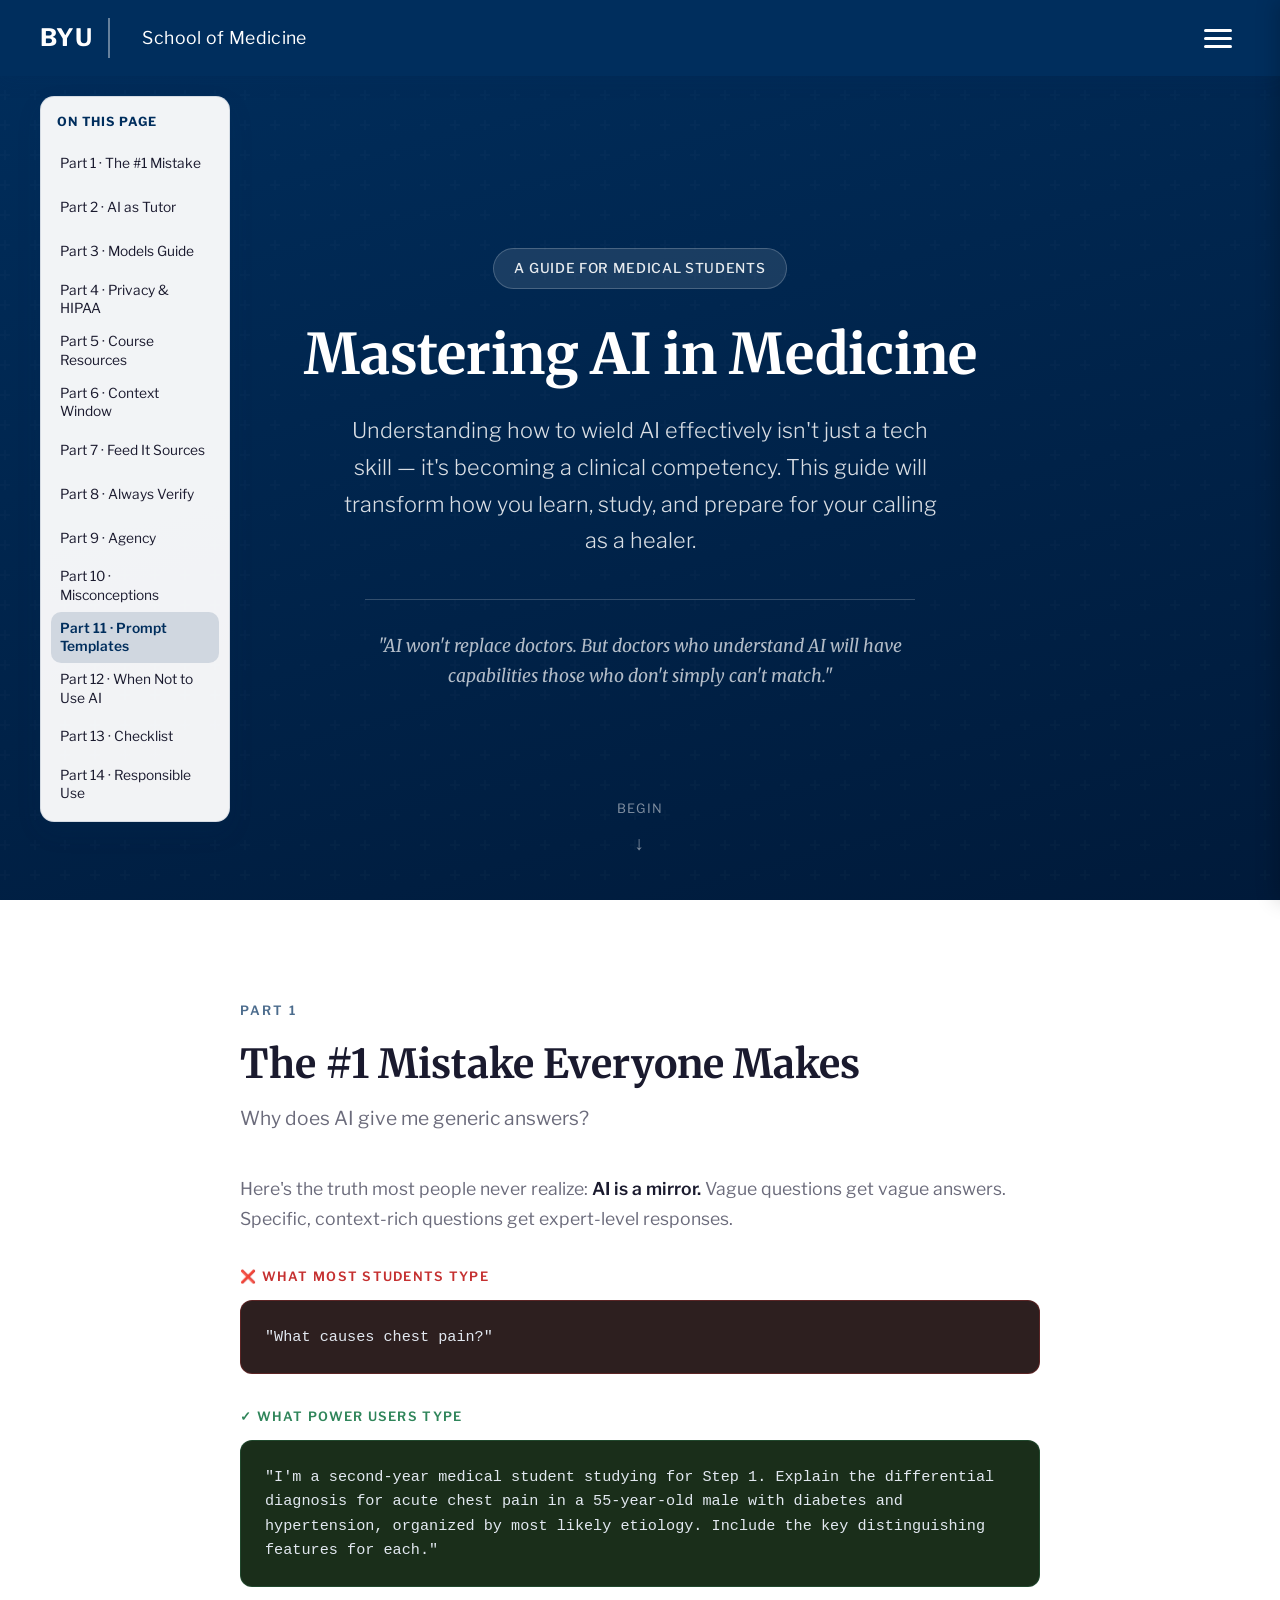
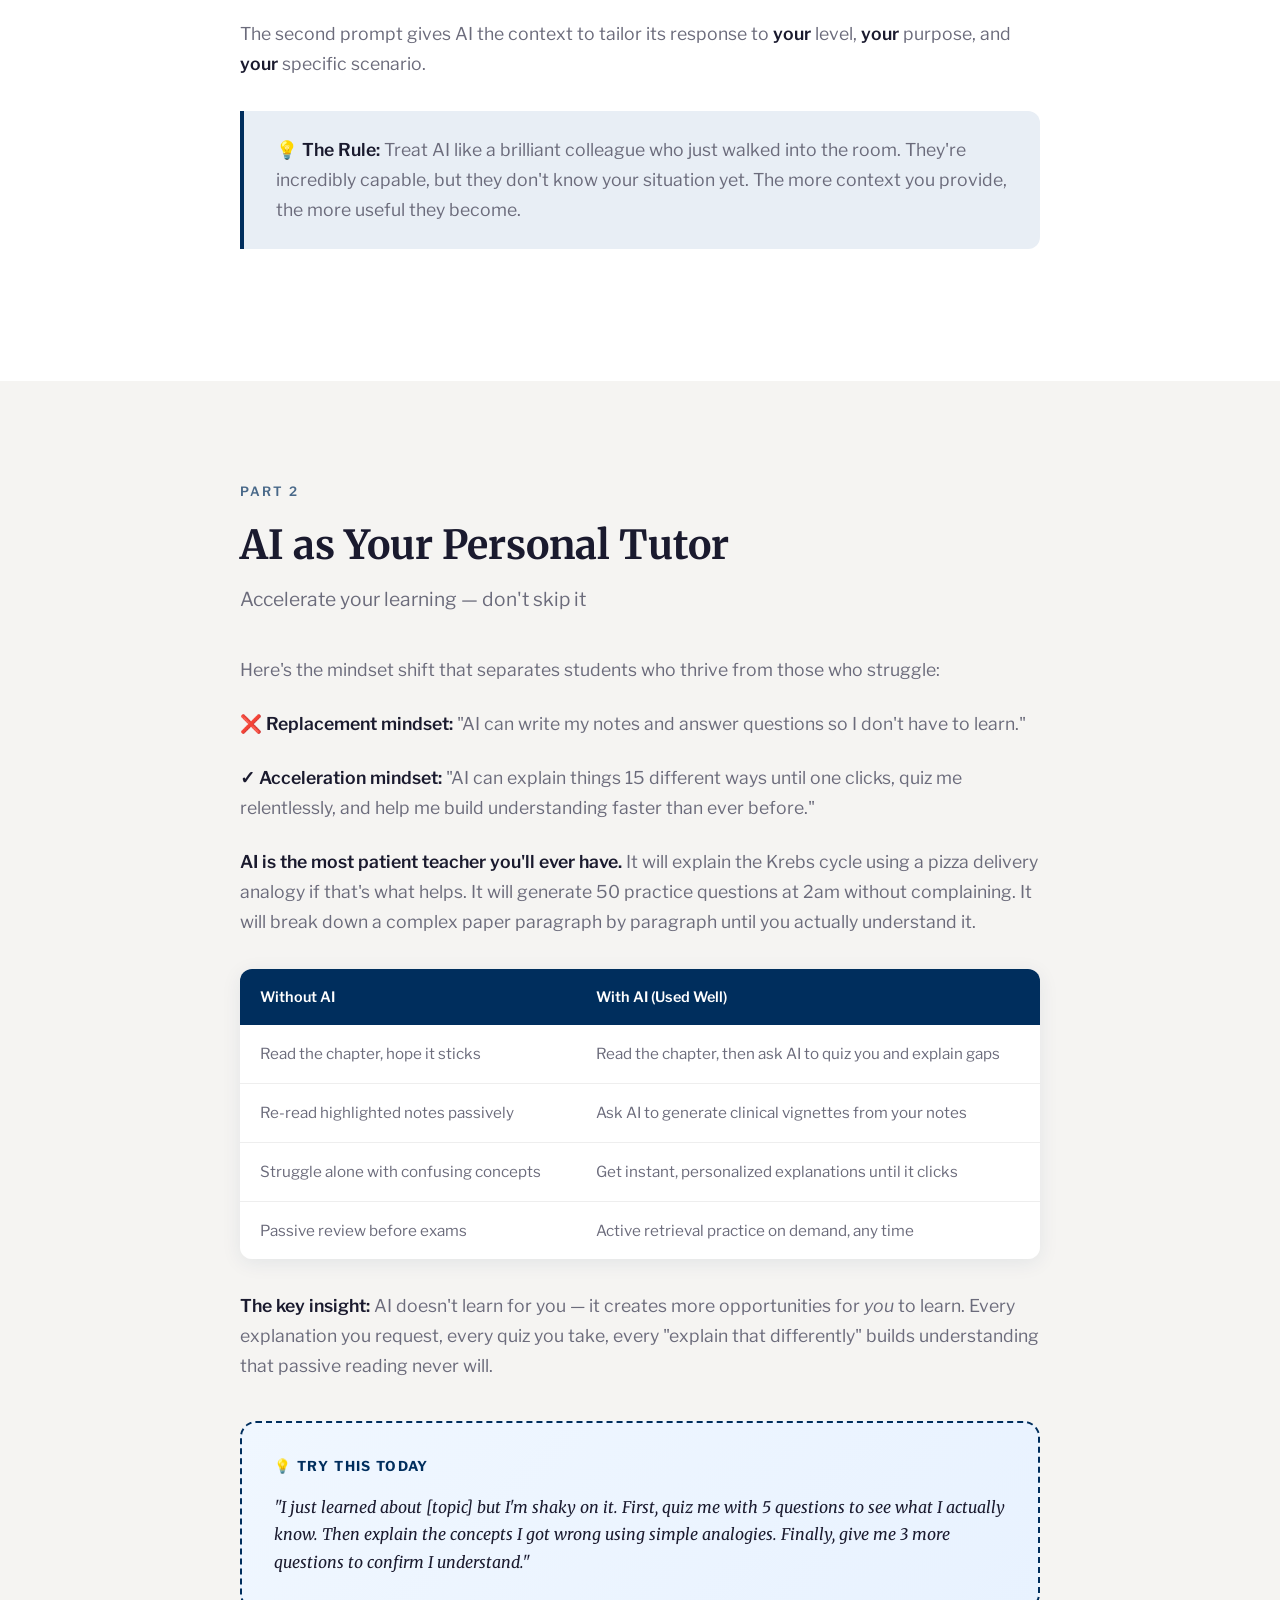
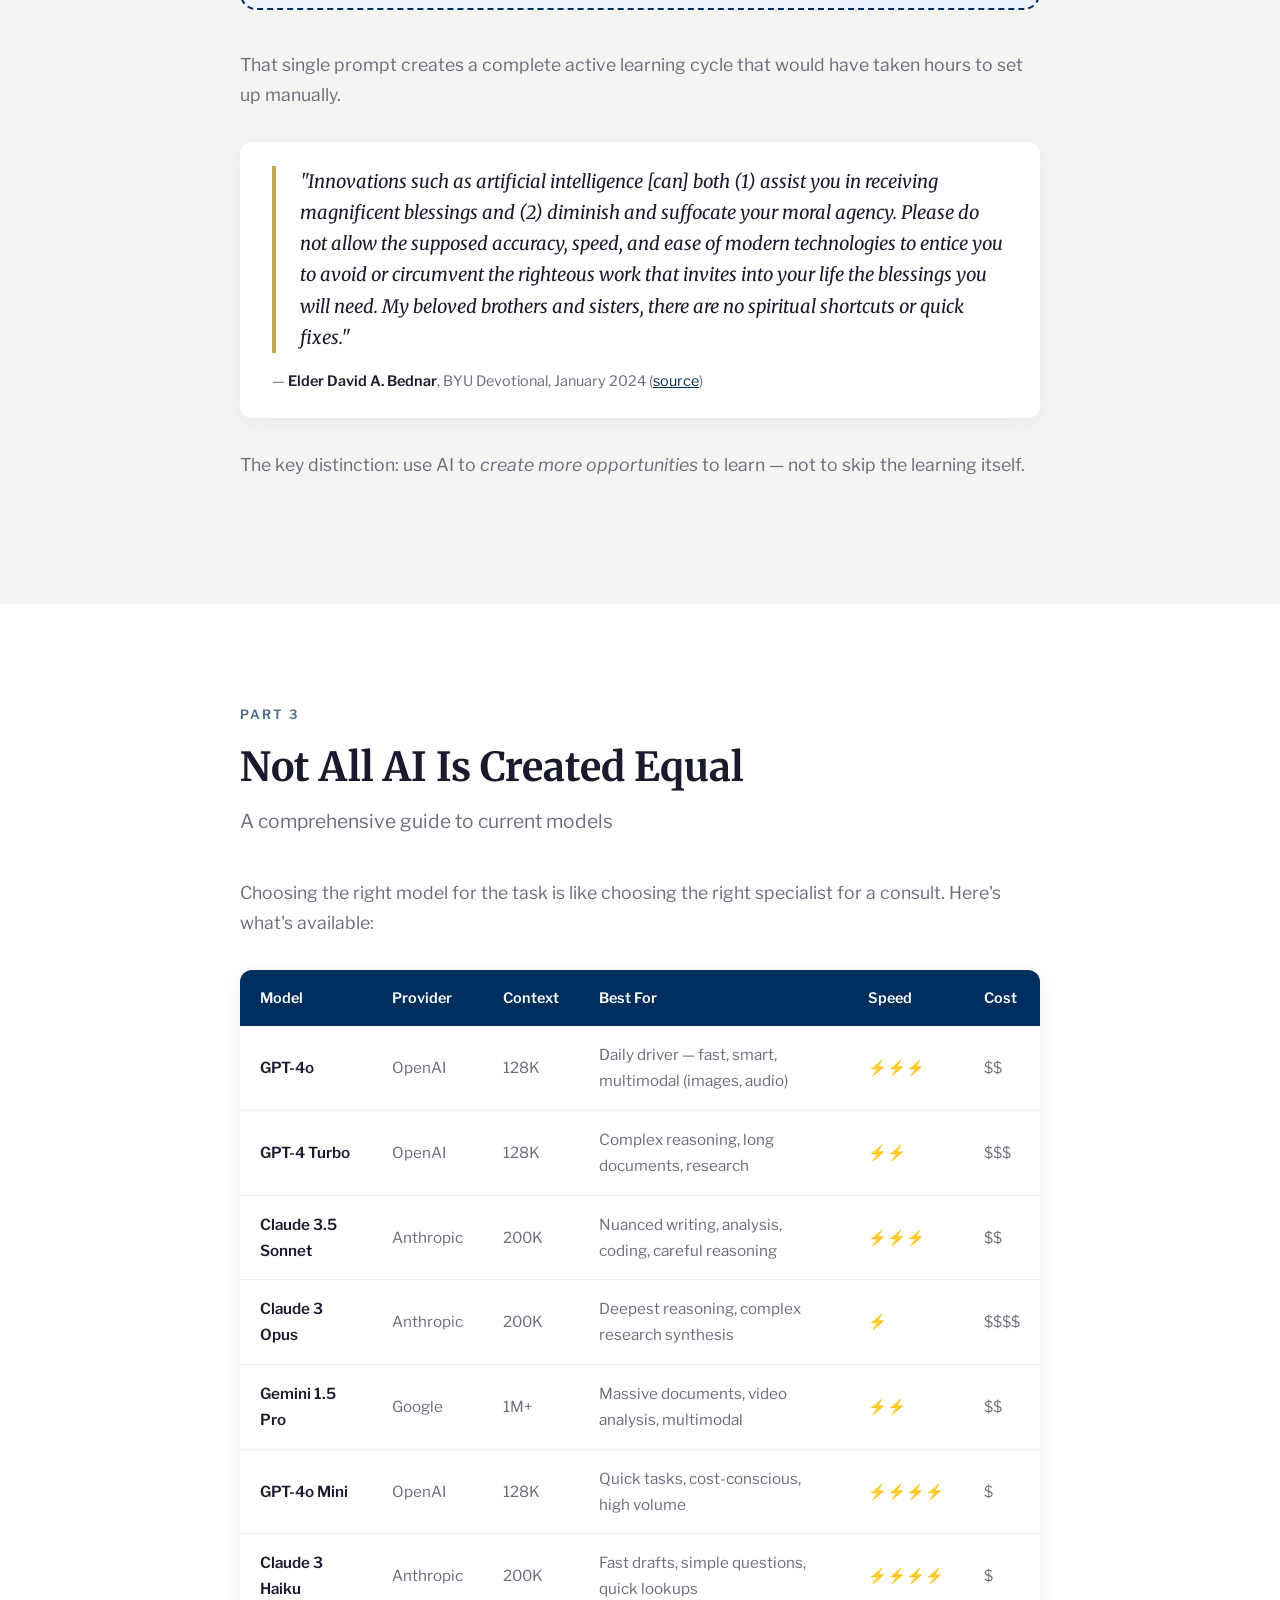
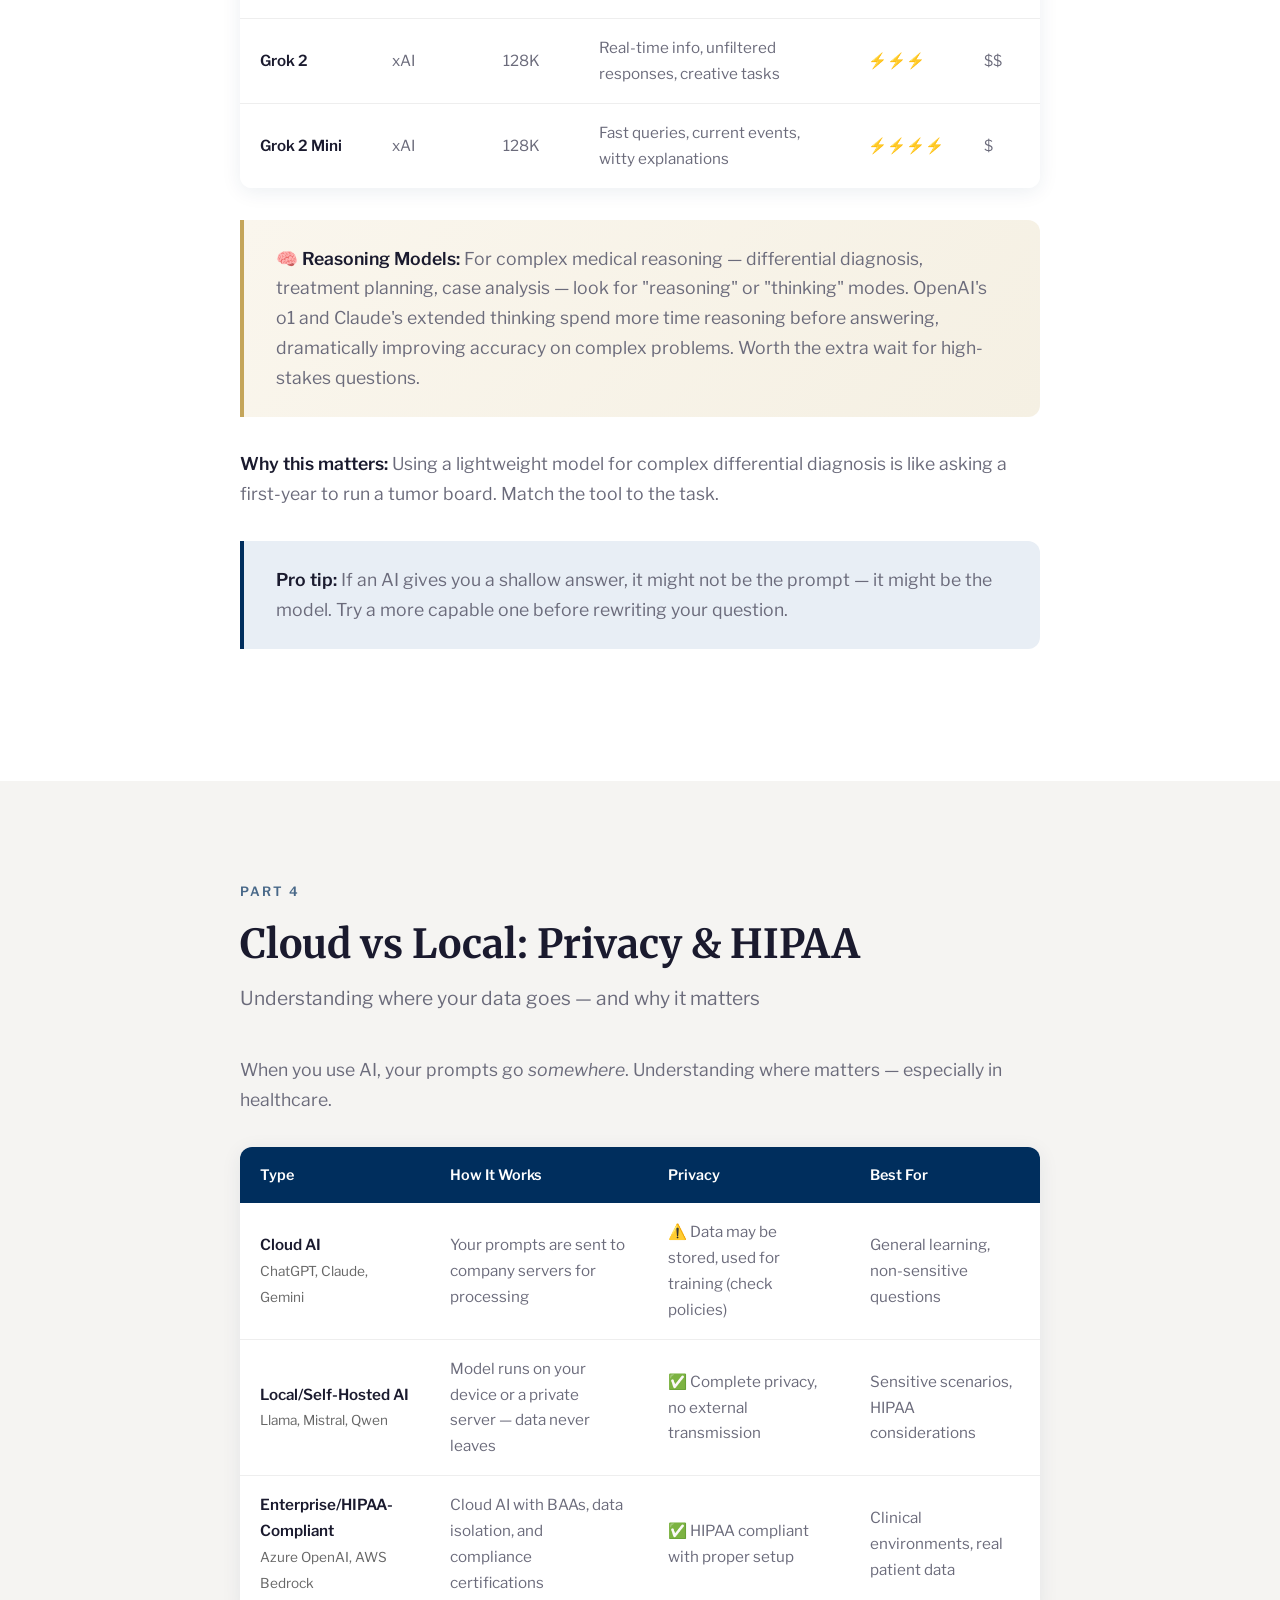
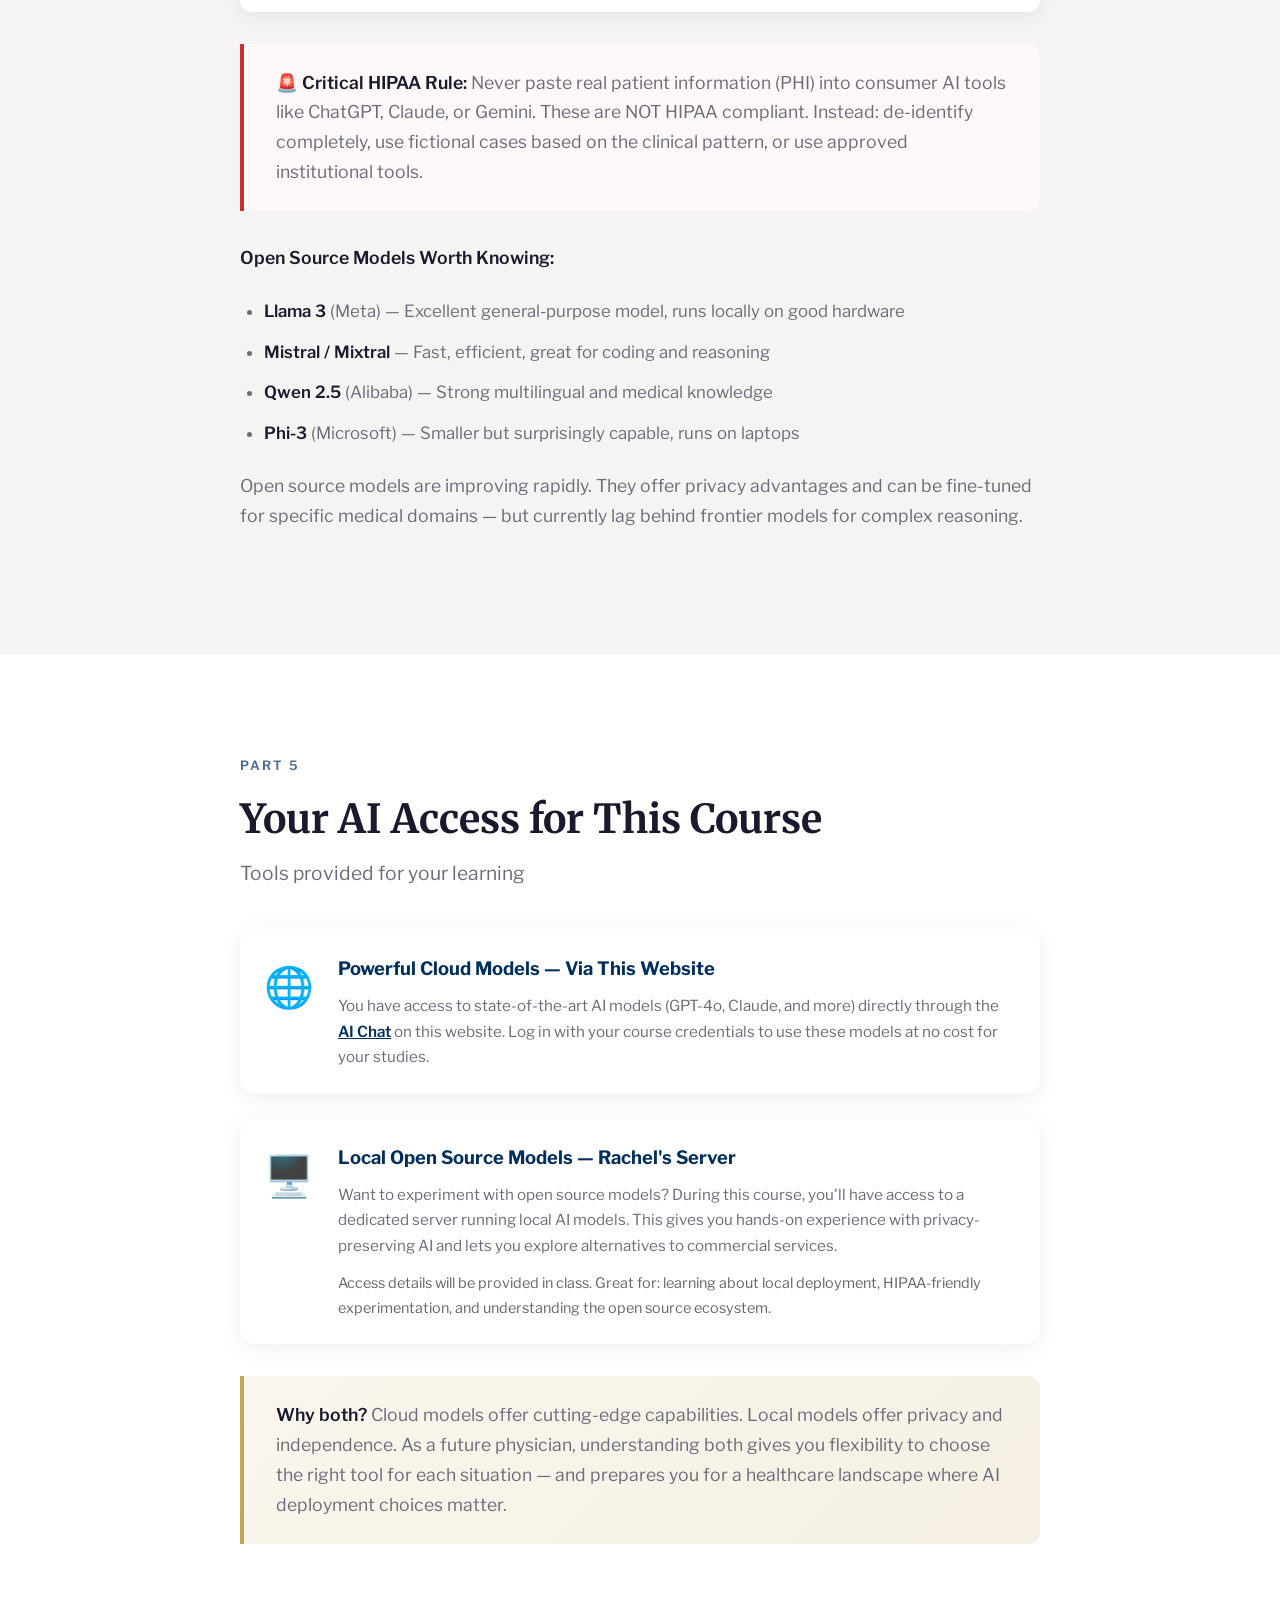
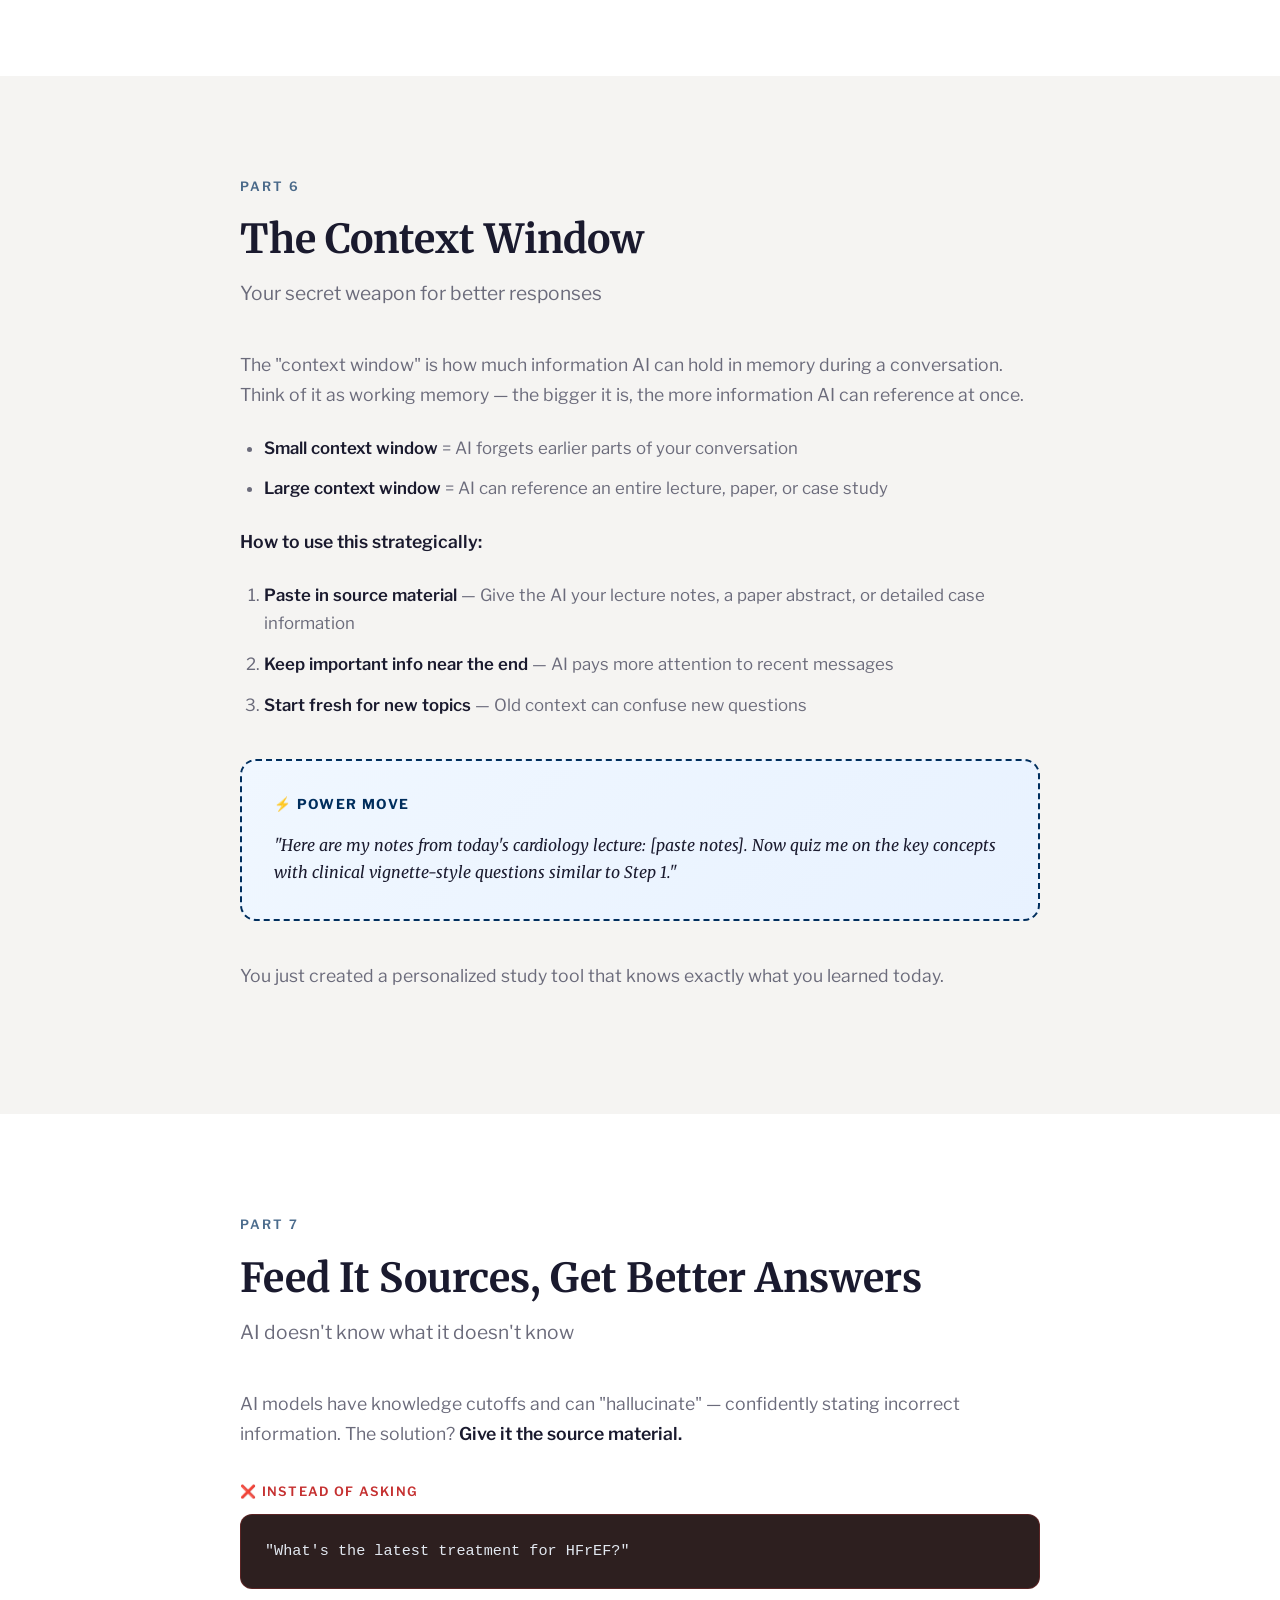
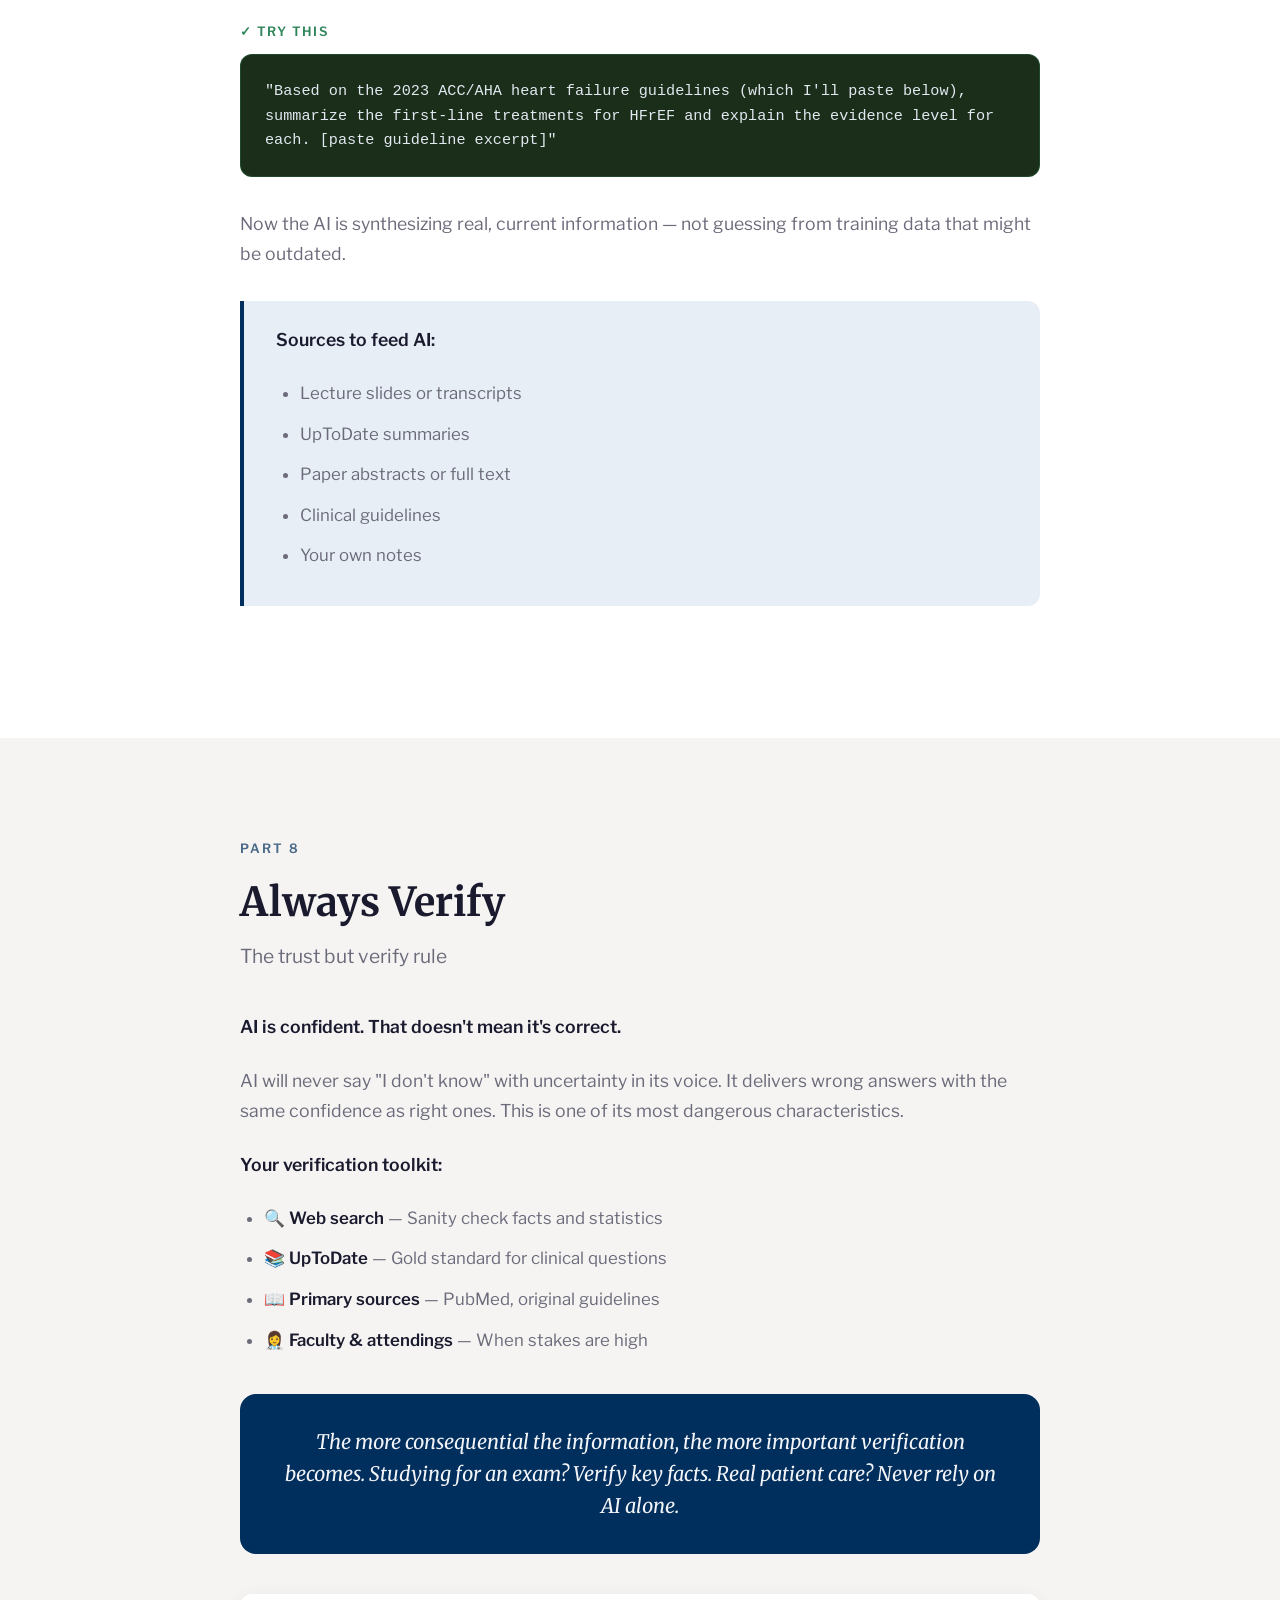
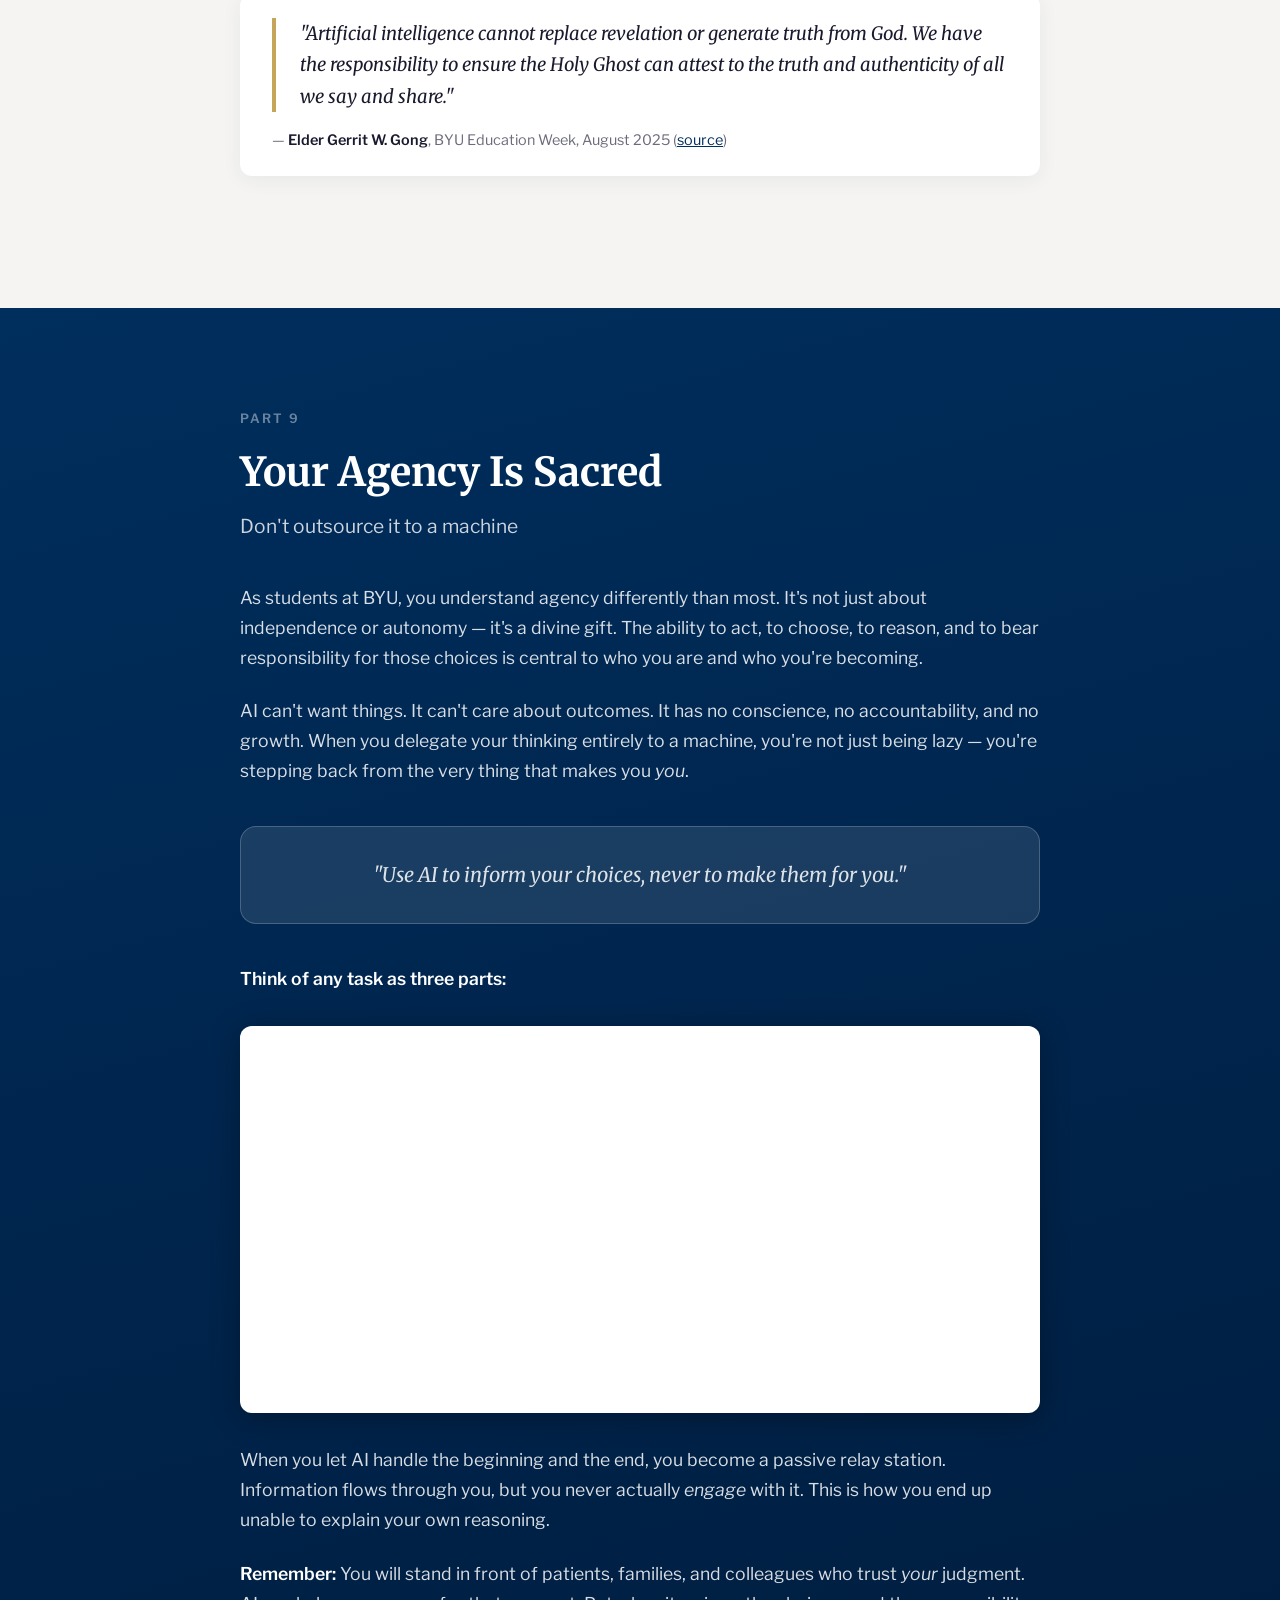
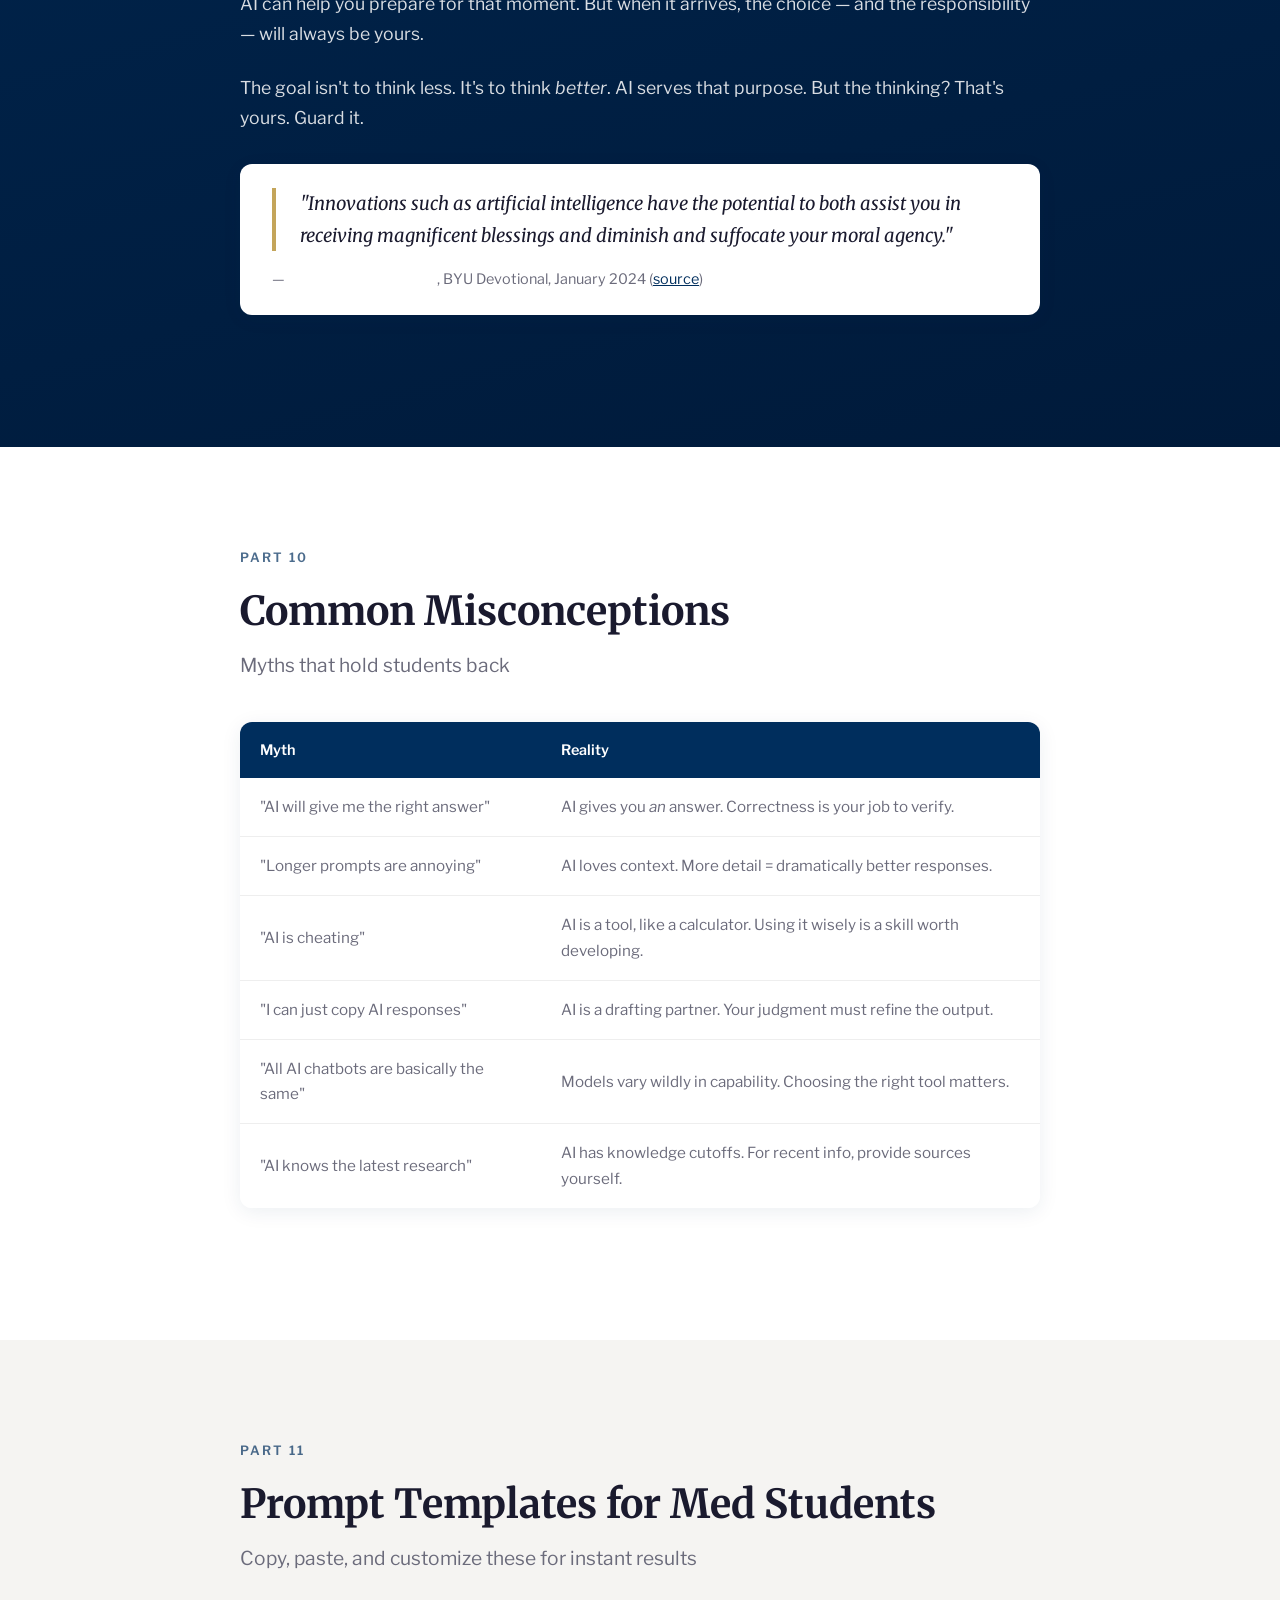
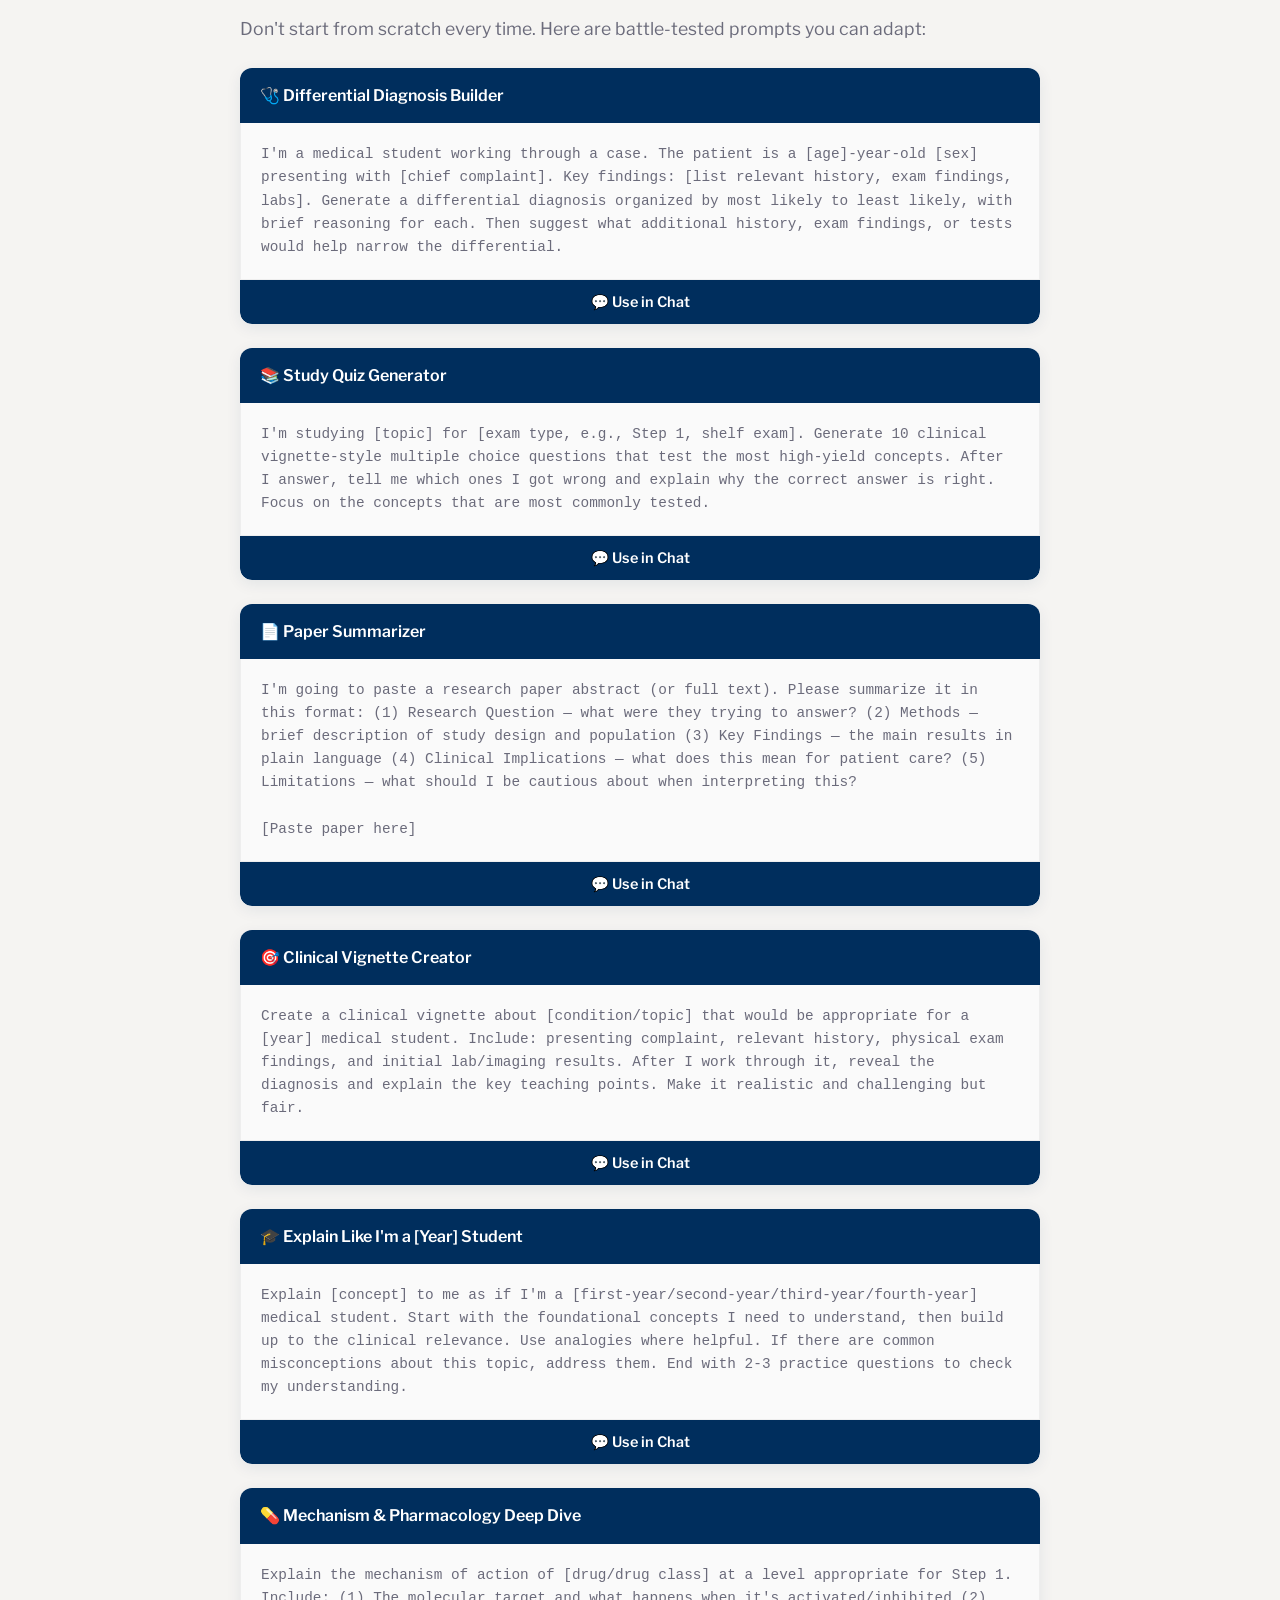
<file: ai-guide-backup.html>
<!DOCTYPE html>
<html lang="en">
<head>
    <meta charset="UTF-8">
    <meta name="viewport" content="width=device-width, initial-scale=1.0">
    <link rel="preconnect" href="https://fonts.googleapis.com">
    <link rel="preconnect" href="https://fonts.gstatic.com" crossorigin>
    <link href="https://fonts.googleapis.com/css2?family=Libre+Franklin:wght@300;400;500;600;700&family=Merriweather:wght@300;400;700&display=swap" rel="stylesheet">
    <title>Mastering AI — BYU School of Medicine</title>
    <style>
        * {
            margin: 0;
            padding: 0;
            box-sizing: border-box;
        }
        
        :root {
            --byu-navy: #002E5D;
            --byu-navy-light: #003d7a;
            --byu-white: #FFFFFF;
            --gold: #C4A55A;

            --bg-cream: #FAFAF8;
            --bg-warm: #F5F4F2;
            --bg-light: #F5F4F2;
            --border-light: #e8e6e3;

            --text-primary: #1a1a2e;
            --text-secondary: #6b6b7b;
            --text-muted: #888;

            --accent: var(--byu-navy);
            --accent-light: #e8eef5;
            --cream: var(--bg-cream);
            --warm-gray: var(--bg-warm);
            --byu-light-gray: var(--bg-light);

            --shadow-sm: 0 1px 3px rgba(0, 0, 0, 0.08);
            --shadow-md: 0 4px 12px rgba(0, 0, 0, 0.08);
            --shadow-lg: 0 8px 30px rgba(0, 0, 0, 0.12);
            --shadow-hover: 0 12px 40px rgba(0, 0, 0, 0.15);

            --transition-fast: 0.15s ease;
            --transition-med: 0.25s ease;
            --transition-slow: 0.4s ease;

            --radius-sm: 8px;
            --radius-md: 12px;
            --radius-lg: 16px;

            --space-xs: 0.25rem;
            --space-sm: 0.5rem;
            --space-md: 1rem;
            --space-lg: 1.5rem;
            --space-xl: 2rem;

            --min-touch-target: 44px;
            --focus-ring: #C4A55A;
            --focus-shadow: 0 0 0 3px rgba(196, 165, 90, 0.32);
        }
        
        html {
            scroll-behavior: smooth;
        }
        
        body {
            font-family: 'Libre Franklin', -apple-system, sans-serif;
            color: var(--text-primary);
            line-height: 1.7;
            background: var(--byu-white);
        }

        a:focus-visible,
        button:focus-visible,
        input:focus-visible,
        textarea:focus-visible,
        summary:focus-visible {
            outline: 3px solid var(--focus-ring);
            outline-offset: 2px;
            box-shadow: var(--focus-shadow);
        }
        
        /* Header */
        header {
            background: var(--byu-navy);
            padding: 1rem 2rem;
            position: fixed;
            top: 0;
            left: 0;
            right: 0;
            z-index: 1000;
            box-shadow: 0 2px 20px rgba(0, 46, 93, 0.15);
        }
        
        .header-inner {
            max-width: 1200px;
            margin: 0 auto;
            display: flex;
            align-items: center;
            justify-content: space-between;
        }
        
        .header-brand {
            text-decoration: none;
            display: flex;
            align-items: center;
            gap: 1rem;
            min-height: var(--min-touch-target);
        }
        
        .logo-text {
            color: var(--byu-white);
            font-size: 1.5rem;
            font-weight: 700;
            letter-spacing: 0.02em;
            padding-right: 1rem;
            border-right: 2px solid rgba(255, 255, 255, 0.4);
            margin-right: 1rem;
        }
        
        .header-text {
            color: var(--byu-white);
            font-family: 'Libre Franklin', sans-serif;
            font-size: 1.1rem;
            font-weight: 400;
            letter-spacing: 0.02em;
        }
        
        .menu-toggle {
            display: flex;
            flex-direction: column;
            justify-content: space-around;
            width: var(--min-touch-target);
            height: var(--min-touch-target);
            min-width: var(--min-touch-target);
            min-height: var(--min-touch-target);
            background: transparent;
            border: none;
            cursor: pointer;
            padding: 10px 8px;
            z-index: 1001;
        }
        
        .menu-toggle span {
            width: 100%;
            height: 3px;
            background: var(--byu-white);
            border-radius: 2px;
            transition: all 0.3s ease;
        }
        
        .menu-toggle.active span:nth-child(1) {
            transform: rotate(45deg) translate(6px, 6px);
        }
        
        .menu-toggle.active span:nth-child(2) {
            opacity: 0;
        }
        
        .menu-toggle.active span:nth-child(3) {
            transform: rotate(-45deg) translate(6px, -6px);
        }
        
        .nav-menu {
            position: fixed;
            top: 0;
            right: -300px;
            width: 300px;
            height: 100vh;
            background: var(--byu-navy);
            padding: 80px 2rem 2rem;
            transition: right 0.3s ease;
            z-index: 1000;
            box-shadow: -4px 0 20px rgba(0, 0, 0, 0.2);
        }
        
        .nav-menu.active {
            right: 0;
        }
        
        .nav-menu ul {
            list-style: none;
        }
        
        .nav-menu li {
            margin-bottom: 1rem;
        }
        
        .nav-menu a {
            color: var(--byu-white);
            text-decoration: none;
            font-size: 1.2rem;
            min-height: var(--min-touch-target);
            padding: 0.75rem 0;
            display: flex;
            align-items: center;
            border-bottom: 1px solid rgba(255, 255, 255, 0.1);
            transition: all 0.2s ease;
        }
        
        .nav-menu a:hover {
            padding-left: 0.5rem;
            border-bottom-color: rgba(255, 255, 255, 0.4);
        }
        
        .overlay {
            position: fixed;
            top: 0;
            left: 0;
            width: 100%;
            height: 100%;
            background: rgba(0, 0, 0, 0.5);
            opacity: 0;
            visibility: hidden;
            transition: all 0.3s ease;
            z-index: 999;
        }
        
        .overlay.active {
            opacity: 1;
            visibility: visible;
        }
        
        /* Hero */
        .hero {
            min-height: 100vh;
            display: flex;
            align-items: center;
            justify-content: center;
            background: linear-gradient(165deg, var(--byu-navy) 0%, #001a3a 100%);
            padding: 120px 2rem 80px;
            position: relative;
            overflow: hidden;
        }
        
        .hero::before {
            content: '';
            position: absolute;
            top: 0;
            left: 0;
            right: 0;
            bottom: 0;
            background: url("data:image/svg+xml,%3Csvg width='60' height='60' viewBox='0 0 60 60' xmlns='http://www.w3.org/2000/svg'%3E%3Cg fill='none' fill-rule='evenodd'%3E%3Cg fill='%23ffffff' fill-opacity='0.03'%3E%3Cpath d='M36 34v-4h-2v4h-4v2h4v4h2v-4h4v-2h-4zm0-30V0h-2v4h-4v2h4v4h2V6h4V4h-4zM6 34v-4H4v4H0v2h4v4h2v-4h4v-2H6zM6 4V0H4v4H0v2h4v4h2V6h4V4H6z'/%3E%3C/g%3E%3C/g%3E%3C/svg%3E");
            opacity: 0.5;
        }
        
        .hero-content {
            max-width: 800px;
            text-align: center;
            position: relative;
            z-index: 1;
        }
        
        .hero-badge {
            display: inline-block;
            background: rgba(255, 255, 255, 0.1);
            color: rgba(255, 255, 255, 0.9);
            padding: 0.5rem 1.25rem;
            border-radius: 50px;
            font-size: 0.85rem;
            font-weight: 500;
            letter-spacing: 0.05em;
            text-transform: uppercase;
            margin-bottom: 2rem;
            border: 1px solid rgba(255, 255, 255, 0.2);
        }
        
        .hero h1 {
            font-family: 'Merriweather', Georgia, serif;
            font-size: 3.5rem;
            font-weight: 700;
            color: var(--byu-white);
            line-height: 1.2;
            margin-bottom: 1.5rem;
        }
        
        .hero-subtitle {
            font-size: 1.35rem;
            color: rgba(255, 255, 255, 0.85);
            font-weight: 300;
            line-height: 1.7;
            max-width: 600px;
            margin: 0 auto 2.5rem;
        }
        
        .hero-quote {
            font-family: 'Merriweather', Georgia, serif;
            font-size: 1.1rem;
            font-style: italic;
            color: rgba(255, 255, 255, 0.7);
            border-top: 1px solid rgba(255, 255, 255, 0.2);
            padding-top: 2rem;
            max-width: 550px;
            margin: 0 auto;
        }
        
        .scroll-indicator {
            position: absolute;
            bottom: 40px;
            left: 50%;
            transform: translateX(-50%);
            color: rgba(255, 255, 255, 0.5);
            font-size: 0.8rem;
            text-transform: uppercase;
            letter-spacing: 0.1em;
            display: flex;
            flex-direction: column;
            align-items: center;
            gap: 0.5rem;
            animation: bounce 2s infinite;
        }
        
        .scroll-indicator::after {
            content: '↓';
            font-size: 1.2rem;
        }
        
        @keyframes bounce {
            0%, 100% { transform: translateX(-50%) translateY(0); }
            50% { transform: translateX(-50%) translateY(10px); }
        }
        
        /* Sections */
        section {
            padding: 100px 2rem;
        }
        
        .section-inner {
            max-width: 800px;
            margin: 0 auto;
        }

        .guide-toc {
            background: rgba(255, 255, 255, 0.95);
            border: 1px solid rgba(0, 46, 93, 0.12);
            border-radius: 14px;
            box-shadow: 0 10px 24px rgba(0, 46, 93, 0.12);
        }

        .guide-toc-title {
            font-size: 0.78rem;
            font-weight: 700;
            letter-spacing: 0.08em;
            text-transform: uppercase;
            color: var(--byu-navy);
            padding: 0.9rem 1rem 0.55rem;
        }

        .toc-list {
            list-style: none;
            margin: 0;
            padding: 0 0.6rem 0.7rem;
            max-height: calc(100vh - 180px);
            overflow: auto;
        }

        .toc-item {
            margin: 0;
        }

        .toc-link {
            display: flex;
            align-items: center;
            min-height: var(--min-touch-target);
            border-radius: 10px;
            padding: 0.45rem 0.6rem;
            color: var(--text-primary);
            text-decoration: none;
            font-size: 0.86rem;
            line-height: 1.35;
            transition: background var(--transition-fast), color var(--transition-fast);
        }

        .toc-link:hover {
            background: rgba(0, 46, 93, 0.08);
        }

        .toc-link.active {
            background: rgba(0, 46, 93, 0.14);
            color: var(--byu-navy);
            font-weight: 600;
        }

        .guide-toc-desktop {
            position: fixed;
            top: 96px;
            left: max(0.75rem, calc((100vw - 1200px) / 2));
            width: 190px;
            z-index: 980;
        }

        .guide-toc-mobile {
            display: none;
            position: sticky;
            top: 82px;
            z-index: 950;
            margin: 1rem 1rem 0;
            overflow: hidden;
        }

        .guide-toc-mobile summary {
            list-style: none;
            cursor: pointer;
            min-height: var(--min-touch-target);
            display: flex;
            align-items: center;
            justify-content: space-between;
            padding: 0.9rem 1rem;
            font-weight: 600;
            color: var(--byu-navy);
        }

        .guide-toc-mobile summary::-webkit-details-marker {
            display: none;
        }

        .guide-toc-mobile[open] summary {
            border-bottom: 1px solid rgba(0, 46, 93, 0.12);
        }

        .section-number {
            font-size: 0.8rem;
            font-weight: 600;
            color: var(--byu-navy);
            text-transform: uppercase;
            letter-spacing: 0.15em;
            margin-bottom: 1rem;
            opacity: 0.7;
        }
        
        h2 {
            font-family: 'Merriweather', Georgia, serif;
            font-size: 2.5rem;
            font-weight: 700;
            color: var(--text-primary);
            margin-bottom: 0.75rem;
            line-height: 1.3;
        }
        
        .section-subtitle {
            font-size: 1.2rem;
            color: var(--text-secondary);
            margin-bottom: 2.5rem;
            font-weight: 400;
        }
        
        p {
            margin-bottom: 1.5rem;
            color: var(--text-secondary);
            font-size: 1.1rem;
        }
        
        strong {
            color: var(--text-primary);
            font-weight: 600;
        }
        
        /* Alternating backgrounds */
        .section-light {
            background: var(--byu-white);
        }
        
        .section-cream {
            background: var(--warm-gray);
        }
        
        /* Callout boxes */
        .callout {
            background: var(--accent-light);
            border-left: 4px solid var(--byu-navy);
            padding: 1.5rem 2rem;
            border-radius: 0 12px 12px 0;
            margin: 2rem 0;
        }
        
        .callout p:last-child {
            margin-bottom: 0;
        }
        
        .callout-gold {
            background: linear-gradient(135deg, #faf6ed 0%, #f5f0e3 100%);
            border-left-color: var(--gold);
        }

        .citation-format {
            background: #f7f8fa;
            border: 1px solid #d9e0e8;
            border-radius: 12px;
            padding: 1rem 1.25rem;
            font-family: 'SF Mono', 'Fira Code', 'Consolas', monospace;
            font-size: 0.88rem;
            line-height: 1.6;
            color: var(--text-primary);
            word-break: break-word;
            margin: 1rem 0 0;
        }
        
        /* Code/prompt examples */
        .example-block {
            margin: 2rem 0;
        }
        
        .example-label {
            font-size: 0.8rem;
            font-weight: 600;
            text-transform: uppercase;
            letter-spacing: 0.1em;
            margin-bottom: 0.75rem;
            display: flex;
            align-items: center;
            gap: 0.5rem;
        }
        
        .example-label.bad {
            color: #c53030;
        }
        
        .example-label.good {
            color: #2f855a;
        }
        
        .example-content {
            background: #1a1a2e;
            color: #e2e8f0;
            padding: 1.5rem;
            border-radius: 12px;
            font-family: 'SF Mono', 'Fira Code', monospace;
            font-size: 0.95rem;
            line-height: 1.6;
            overflow-x: auto;
        }
        
        .example-content.bad {
            background: #2d1f1f;
            border: 1px solid rgba(197, 48, 48, 0.3);
        }
        
        .example-content.good {
            background: #1a2e1a;
            border: 1px solid rgba(47, 133, 90, 0.3);
        }
        
        /* Tables */
        .table-wrapper {
            overflow-x: auto;
            margin: 2rem 0;
            border-radius: 12px;
            box-shadow: 0 4px 20px rgba(0, 46, 93, 0.08);
        }
        
        table {
            width: 100%;
            border-collapse: collapse;
            background: var(--byu-white);
        }
        
        th {
            background: var(--byu-navy);
            color: var(--byu-white);
            padding: 1rem 1.25rem;
            text-align: left;
            font-weight: 600;
            font-size: 0.9rem;
        }
        
        td {
            padding: 1rem 1.25rem;
            border-bottom: 1px solid #eee;
            font-size: 0.95rem;
            color: var(--text-secondary);
        }
        
        tr:last-child td {
            border-bottom: none;
        }
        
        tr:hover td {
            background: var(--accent-light);
        }
        
        /* Lists */
        ul, ol {
            margin: 1.5rem 0;
            padding-left: 1.5rem;
        }
        
        li {
            margin-bottom: 0.75rem;
            color: var(--text-secondary);
            font-size: 1.05rem;
        }
        
        /* Principle boxes */
        .principle {
            background: var(--byu-navy);
            color: var(--byu-white);
            padding: 2rem 2.5rem;
            border-radius: 16px;
            margin: 2.5rem 0;
            text-align: center;
        }
        
        .principle p {
            color: rgba(255, 255, 255, 0.95);
            font-family: 'Merriweather', Georgia, serif;
            font-size: 1.25rem;
            font-style: italic;
            margin: 0;
            line-height: 1.6;
        }
        
        /* Try this boxes */
        .try-this {
            background: linear-gradient(135deg, #f0f7ff 0%, #e8f2ff 100%);
            border: 2px dashed var(--byu-navy);
            border-radius: 16px;
            padding: 2rem;
            margin: 2.5rem 0;
        }
        
        .try-this-label {
            font-size: 0.85rem;
            font-weight: 700;
            color: var(--byu-navy);
            text-transform: uppercase;
            letter-spacing: 0.1em;
            margin-bottom: 1rem;
            display: flex;
            align-items: center;
            gap: 0.5rem;
        }
        
        .try-this-content {
            font-family: 'Merriweather', Georgia, serif;
            font-size: 1rem;
            color: var(--text-primary);
            line-height: 1.7;
            font-style: italic;
        }
        
        /* Checklist */
        .checklist {
            background: var(--byu-white);
            border-radius: 16px;
            padding: 2rem;
            box-shadow: 0 4px 20px rgba(0, 46, 93, 0.08);
            margin: 2rem 0;
        }
        
        .checklist-title {
            font-weight: 700;
            color: var(--text-primary);
            margin-bottom: 1rem;
            font-size: 1.1rem;
        }
        
        .checklist ul {
            list-style: none;
            padding: 0;
            margin: 0;
        }
        
        .checklist li {
            padding-left: 2rem;
            position: relative;
            margin-bottom: 0.75rem;
        }
        
        .checklist li::before {
            content: '✓';
            position: absolute;
            left: 0;
            color: var(--byu-navy);
            font-weight: 700;
        }
        
        /* Prompt Templates */
        .prompt-template {
            background: var(--byu-white);
            border-radius: 12px;
            margin: 1.5rem 0;
            overflow: hidden;
            box-shadow: 0 4px 15px rgba(0, 46, 93, 0.08);
        }
        
        .prompt-title {
            background: var(--byu-navy);
            color: white;
            padding: 0.875rem 1.25rem;
            font-weight: 600;
            font-size: 1rem;
        }
        
        .prompt-content {
            padding: 1.25rem;
            font-family: 'SF Mono', 'Fira Code', 'Consolas', monospace;
            font-size: 0.9rem;
            line-height: 1.6;
            color: var(--text-secondary);
            background: #fafafa;
            border: 1px solid #eee;
            border-top: none;
            white-space: pre-wrap;
            word-wrap: break-word;
        }
        
        .use-in-chat-btn {
            display: block;
            width: 100%;
            min-height: var(--min-touch-target);
            padding: 0.75rem 1rem;
            background: var(--byu-navy);
            color: white;
            border: none;
            border-radius: 0 0 12px 12px;
            font-family: 'Libre Franklin', sans-serif;
            font-size: 0.9rem;
            font-weight: 600;
            cursor: pointer;
            transition: background 0.2s ease;
        }
        
        .use-in-chat-btn:hover {
            background: #001d3d;
        }
        
        /* Don't List */
        .dont-list {
            margin: 2rem 0;
        }
        
        .dont-item {
            display: flex;
            gap: 1rem;
            padding: 1.25rem;
            background: #fff8f8;
            border-left: 4px solid #c53030;
            border-radius: 0 12px 12px 0;
            margin-bottom: 1rem;
        }
        
        .dont-icon {
            font-size: 1.5rem;
            flex-shrink: 0;
        }
        
        .dont-content strong {
            display: block;
            color: #c53030;
            margin-bottom: 0.25rem;
        }
        
        .dont-content p {
            margin: 0;
            font-size: 0.95rem;
            color: var(--text-secondary);
        }
        
        /* Gospel Section */
        .gospel-section {
            background: linear-gradient(165deg, #f8f6f3 0%, #f0ece5 100%);
        }
        
        .gospel-quote {
            margin: 2rem 0;
            padding: 1.5rem 2rem;
            background: var(--byu-white);
            border-radius: 12px;
            box-shadow: 0 4px 20px rgba(0, 46, 93, 0.06);
        }
        
        .gospel-quote blockquote {
            font-family: 'Merriweather', Georgia, serif;
            font-size: 1.15rem;
            font-style: italic;
            line-height: 1.7;
            color: var(--text-primary);
            margin: 0 0 1rem 0;
            padding-left: 1.5rem;
            border-left: 4px solid var(--gold);
        }
        
        .gospel-quote cite {
            display: block;
            font-size: 0.9rem;
            color: var(--text-secondary);
            font-style: normal;
        }
        
        .gospel-quote cite a {
            color: var(--byu-navy);
        }
        
        .gospel-principle {
            background: var(--byu-navy);
            color: white;
            padding: 1.5rem 2rem;
            border-radius: 12px;
            margin: 2rem 0;
        }
        
        .gospel-principle-header {
            font-size: 0.85rem;
            font-weight: 600;
            text-transform: uppercase;
            letter-spacing: 0.05em;
            margin-bottom: 0.75rem;
            opacity: 0.8;
        }
        
        .gospel-principle p {
            color: white;
            font-family: 'Merriweather', Georgia, serif;
            font-size: 1.1rem;
            font-style: italic;
            margin-bottom: 0.75rem;
            line-height: 1.6;
        }
        
        .gospel-principle cite {
            font-size: 0.85rem;
            opacity: 0.8;
        }
        
        .gospel-principle cite a {
            color: white;
            text-decoration: underline;
        }
        
        /* Resource Cards */
        .resource-card {
            display: flex;
            gap: 1.5rem;
            padding: 1.5rem;
            background: var(--byu-white);
            border-radius: 16px;
            box-shadow: 0 4px 20px rgba(0, 46, 93, 0.08);
            margin-bottom: 1.5rem;
        }
        
        .resource-icon {
            font-size: 2.5rem;
            flex-shrink: 0;
        }
        
        .resource-content h3 {
            font-size: 1.15rem;
            color: var(--byu-navy);
            margin-bottom: 0.5rem;
        }
        
        .resource-content p {
            margin-bottom: 0;
            font-size: 0.95rem;
        }
        
        /* Agency section special styling */
        .agency-section {
            background: linear-gradient(165deg, var(--byu-navy) 0%, #001a3a 100%);
            color: var(--byu-white);
        }
        
        .agency-section h2 {
            color: var(--byu-white);
        }
        
        .agency-section .section-subtitle {
            color: rgba(255, 255, 255, 0.8);
        }
        
        .agency-section p {
            color: rgba(255, 255, 255, 0.85);
        }
        
        .agency-section strong {
            color: var(--byu-white);
        }
        
        .agency-section .table-wrapper {
            box-shadow: 0 4px 30px rgba(0, 0, 0, 0.3);
        }
        
        .agency-section th {
            background: rgba(255, 255, 255, 0.15);
        }
        
        .agency-section td {
            background: rgba(255, 255, 255, 0.05);
            color: rgba(255, 255, 255, 0.9);
            border-bottom-color: rgba(255, 255, 255, 0.1);
        }
        
        .agency-section tr:hover td {
            background: rgba(255, 255, 255, 0.1);
        }
        
        .agency-section .principle {
            background: rgba(255, 255, 255, 0.1);
            border: 1px solid rgba(255, 255, 255, 0.2);
        }
        
        /* Closing section */
        .closing {
            text-align: center;
            padding: 120px 2rem;
            background: var(--warm-gray);
        }
        
        .closing h2 {
            margin-bottom: 1.5rem;
        }
        
        .closing p {
            max-width: 600px;
            margin-left: auto;
            margin-right: auto;
        }
        
        .closing-cta {
            margin-top: 3rem;
        }
        
        .btn {
            display: inline-flex;
            align-items: center;
            justify-content: center;
            min-width: var(--min-touch-target);
            min-height: var(--min-touch-target);
            background: var(--byu-navy);
            color: var(--byu-white);
            padding: 1rem 2.5rem;
            border-radius: 50px;
            text-decoration: none;
            font-weight: 600;
            font-size: 1rem;
            transition: all 0.3s ease;
            box-shadow: 0 4px 15px rgba(0, 46, 93, 0.3);
        }
        
        .btn:hover {
            background: var(--byu-navy-light);
            transform: translateY(-2px);
            box-shadow: 0 6px 20px rgba(0, 46, 93, 0.4);
        }
        
        /* Footer */
        footer {
            background: var(--byu-navy);
            color: rgba(255, 255, 255, 0.7);
            text-align: center;
            padding: 2rem;
            font-size: 0.9rem;
        }

        footer a {
            color: #ffffff;
            text-decoration: underline;
            text-underline-offset: 2px;
        }

        @media (prefers-reduced-motion: reduce) {
            html {
                scroll-behavior: auto;
            }

            *, *::before, *::after {
                animation-duration: 0.01ms !important;
                animation-iteration-count: 1 !important;
                transition-duration: 0.01ms !important;
                scroll-behavior: auto !important;
            }

            .scroll-indicator,
            .fade-in {
                animation: none !important;
                transform: none !important;
                opacity: 1 !important;
            }
        }

        @media (max-width: 1240px) {
            .guide-toc-desktop {
                display: none;
            }

            .guide-toc-mobile {
                display: block;
                margin: 1rem 1.5rem 0;
            }

            .toc-list {
                max-height: none;
            }
        }
        
        /* Mobile responsive */
        @media (max-width: 768px) {
            header {
                padding: 0.75rem 1rem;
            }
            
            .header-brand {
            text-decoration: none;
                gap: 0.75rem;
            }
            
            .logo-text {
                font-size: 1.25rem;
                padding-right: 0.75rem;
                margin-right: 0.75rem;
            }
            
            .header-text {
                font-size: 0.9rem;
            }
            
            .hero {
                padding: 100px 1.5rem 60px;
                min-height: auto;
            }
            
            .hero h1 {
                font-size: 2.25rem;
            }
            
            .hero-subtitle {
                font-size: 1.1rem;
            }
            
            .hero-quote {
                font-size: 0.95rem;
            }
            
            .scroll-indicator {
                display: none;
            }

            .guide-toc-mobile {
                top: 70px;
                margin: 0.75rem 1rem 0;
            }

            .guide-toc-mobile summary {
                padding: 0.8rem 0.9rem;
                font-size: 0.9rem;
            }
            
            section {
                padding: 60px 1.5rem;
            }
            
            h2 {
                font-size: 1.85rem;
            }
            
            .section-subtitle {
                font-size: 1.05rem;
            }
            
            p, li {
                font-size: 1rem;
            }
            
            .principle {
                padding: 1.5rem;
            }
            
            .principle p {
                font-size: 1.1rem;
            }
            
            .example-content {
                font-size: 0.85rem;
                padding: 1rem;
            }
            
            th, td {
                padding: 0.75rem;
                font-size: 0.85rem;
            }
            
            .nav-menu {
                width: 260px;
                right: -260px;
            }
            
            .closing {
                padding: 80px 1.5rem;
            }
        }
        
        /* Animations */
        .fade-in {
            opacity: 0;
            transform: translateY(30px);
            transition: opacity 0.8s ease, transform 0.8s ease;
        }
        
        .fade-in.visible {
            opacity: 1;
            transform: translateY(0);
        }
    </style>
</head>
<body>
    <header>
        <div class="header-inner">
            <a href="index.html" class="header-brand">
                <span class="logo-text">BYU</span>
                <span class="header-text">School of Medicine</span>
            </a>
            <button class="menu-toggle" aria-label="Menu" onclick="toggleMenu()">
                <span></span>
                <span></span>
                <span></span>
            </button>
        </div>
    </header>
    
    <div class="overlay" onclick="toggleMenu()"></div>
    
    <nav class="nav-menu">
        <ul>
            <li><a href="index.html"><span class="nav-icon">🏠</span> Home</a></li>
            <li><a href="lesson.html"><span class="nav-icon">📖</span> This Week's Lesson</a></li>
            <li><a href="tutor.html">🧬 AI Tutor</a></li>
            <li><a href="chat.html"><span class="nav-icon">💬</span> AI Chat</a></li>
            <li><a href="ai-guide.html"><span class="nav-icon">📖</span> AI Guide</a></li>
            <li><a href="syllabus.html"><span class="nav-icon">📋</span> Course Syllabus</a></li>
        </ul>
    </nav>

    <nav class="guide-toc guide-toc-desktop" aria-label="AI Guide table of contents">
        <div class="guide-toc-title">On this page</div>
        <ul class="toc-list">
            <li class="toc-item"><a class="toc-link" href="#mirror-mistake">Part 1 · The #1 Mistake</a></li>
            <li class="toc-item"><a class="toc-link" href="#personal-tutor">Part 2 · AI as Tutor</a></li>
            <li class="toc-item"><a class="toc-link" href="#model-landscape">Part 3 · Models Guide</a></li>
            <li class="toc-item"><a class="toc-link" href="#privacy-hipaa">Part 4 · Privacy & HIPAA</a></li>
            <li class="toc-item"><a class="toc-link" href="#course-resources">Part 5 · Course Resources</a></li>
            <li class="toc-item"><a class="toc-link" href="#context-window">Part 6 · Context Window</a></li>
            <li class="toc-item"><a class="toc-link" href="#feed-sources">Part 7 · Feed It Sources</a></li>
            <li class="toc-item"><a class="toc-link" href="#always-verify">Part 8 · Always Verify</a></li>
            <li class="toc-item"><a class="toc-link" href="#agency">Part 9 · Agency</a></li>
            <li class="toc-item"><a class="toc-link" href="#misconceptions">Part 10 · Misconceptions</a></li>
            <li class="toc-item"><a class="toc-link" href="#prompt-templates">Part 11 · Prompt Templates</a></li>
            <li class="toc-item"><a class="toc-link" href="#when-not-to-use-ai">Part 12 · When Not to Use AI</a></li>
            <li class="toc-item"><a class="toc-link" href="#power-user-checklist">Part 13 · Checklist</a></li>
            <li class="toc-item"><a class="toc-link" href="#responsible-use">Part 14 · Responsible Use</a></li>
        </ul>
    </nav>

    <details class="guide-toc guide-toc-mobile">
        <summary>On this page</summary>
        <ul class="toc-list">
            <li class="toc-item"><a class="toc-link" href="#mirror-mistake">Part 1 · The #1 Mistake</a></li>
            <li class="toc-item"><a class="toc-link" href="#personal-tutor">Part 2 · AI as Tutor</a></li>
            <li class="toc-item"><a class="toc-link" href="#model-landscape">Part 3 · Models Guide</a></li>
            <li class="toc-item"><a class="toc-link" href="#privacy-hipaa">Part 4 · Privacy & HIPAA</a></li>
            <li class="toc-item"><a class="toc-link" href="#course-resources">Part 5 · Course Resources</a></li>
            <li class="toc-item"><a class="toc-link" href="#context-window">Part 6 · Context Window</a></li>
            <li class="toc-item"><a class="toc-link" href="#feed-sources">Part 7 · Feed It Sources</a></li>
            <li class="toc-item"><a class="toc-link" href="#always-verify">Part 8 · Always Verify</a></li>
            <li class="toc-item"><a class="toc-link" href="#agency">Part 9 · Agency</a></li>
            <li class="toc-item"><a class="toc-link" href="#misconceptions">Part 10 · Misconceptions</a></li>
            <li class="toc-item"><a class="toc-link" href="#prompt-templates">Part 11 · Prompt Templates</a></li>
            <li class="toc-item"><a class="toc-link" href="#when-not-to-use-ai">Part 12 · When Not to Use AI</a></li>
            <li class="toc-item"><a class="toc-link" href="#power-user-checklist">Part 13 · Checklist</a></li>
            <li class="toc-item"><a class="toc-link" href="#responsible-use">Part 14 · Responsible Use</a></li>
        </ul>
    </details>

    <!-- Hero -->
    <section class="hero">
        <div class="hero-content">
            <div class="hero-badge">A Guide for Medical Students</div>
            <h1>Mastering AI in Medicine</h1>
            <p class="hero-subtitle">Understanding how to wield AI effectively isn't just a tech skill — it's becoming a clinical competency. This guide will transform how you learn, study, and prepare for your calling as a healer.</p>
            <p class="hero-quote">"AI won't replace doctors. But doctors who understand AI will have capabilities those who don't simply can't match."</p>
        </div>
        <div class="scroll-indicator">Begin</div>
    </section>

    <!-- Section 1: The Mirror -->
    <section class="section-light" id="mirror-mistake">
        <div class="section-inner fade-in">
            <div class="section-number">Part 1</div>
            <h2>The #1 Mistake Everyone Makes</h2>
            <p class="section-subtitle">Why does AI give me generic answers?</p>
            
            <p>Here's the truth most people never realize: <strong>AI is a mirror.</strong> Vague questions get vague answers. Specific, context-rich questions get expert-level responses.</p>
            
            <div class="example-block">
                <div class="example-label bad">❌ What most students type</div>
                <div class="example-content bad">"What causes chest pain?"</div>
            </div>
            
            <div class="example-block">
                <div class="example-label good">✓ What power users type</div>
                <div class="example-content good">"I'm a second-year medical student studying for Step 1. Explain the differential diagnosis for acute chest pain in a 55-year-old male with diabetes and hypertension, organized by most likely etiology. Include the key distinguishing features for each."</div>
            </div>
            
            <p>The second prompt gives AI the context to tailor its response to <strong>your</strong> level, <strong>your</strong> purpose, and <strong>your</strong> specific scenario.</p>
            
            <div class="callout">
                <p><strong>💡 The Rule:</strong> Treat AI like a brilliant colleague who just walked into the room. They're incredibly capable, but they don't know your situation yet. The more context you provide, the more useful they become.</p>
            </div>
        </div>
    </section>

    <!-- Section 2: Personal Tutor -->
    <section class="section-cream" id="personal-tutor">
        <div class="section-inner fade-in">
            <div class="section-number">Part 2</div>
            <h2>AI as Your Personal Tutor</h2>
            <p class="section-subtitle">Accelerate your learning — don't skip it</p>
            
            <p>Here's the mindset shift that separates students who thrive from those who struggle:</p>
            
            <p><strong>❌ Replacement mindset:</strong> "AI can write my notes and answer questions so I don't have to learn."</p>
            
            <p><strong>✓ Acceleration mindset:</strong> "AI can explain things 15 different ways until one clicks, quiz me relentlessly, and help me build understanding faster than ever before."</p>
            
            <p><strong>AI is the most patient teacher you'll ever have.</strong> It will explain the Krebs cycle using a pizza delivery analogy if that's what helps. It will generate 50 practice questions at 2am without complaining. It will break down a complex paper paragraph by paragraph until you actually understand it.</p>
            
            <div class="table-wrapper">
                <table>
                    <thead>
                        <tr>
                            <th>Without AI</th>
                            <th>With AI (Used Well)</th>
                        </tr>
                    </thead>
                    <tbody>
                        <tr>
                            <td>Read the chapter, hope it sticks</td>
                            <td>Read the chapter, then ask AI to quiz you and explain gaps</td>
                        </tr>
                        <tr>
                            <td>Re-read highlighted notes passively</td>
                            <td>Ask AI to generate clinical vignettes from your notes</td>
                        </tr>
                        <tr>
                            <td>Struggle alone with confusing concepts</td>
                            <td>Get instant, personalized explanations until it clicks</td>
                        </tr>
                        <tr>
                            <td>Passive review before exams</td>
                            <td>Active retrieval practice on demand, any time</td>
                        </tr>
                    </tbody>
                </table>
            </div>
            
            <p><strong>The key insight:</strong> AI doesn't learn for you — it creates more opportunities for <em>you</em> to learn. Every explanation you request, every quiz you take, every "explain that differently" builds understanding that passive reading never will.</p>
            
            <div class="try-this">
                <div class="try-this-label">💡 Try This Today</div>
                <div class="try-this-content">"I just learned about [topic] but I'm shaky on it. First, quiz me with 5 questions to see what I actually know. Then explain the concepts I got wrong using simple analogies. Finally, give me 3 more questions to confirm I understand."</div>
            </div>
            
            <p>That single prompt creates a complete active learning cycle that would have taken hours to set up manually.</p>
            
            <div class="gospel-quote">
                <blockquote>
                    "Innovations such as artificial intelligence [can] both (1) assist you in receiving magnificent blessings and (2) diminish and suffocate your moral agency. Please do not allow the supposed accuracy, speed, and ease of modern technologies to entice you to avoid or circumvent the righteous work that invites into your life the blessings you will need. My beloved brothers and sisters, there are no spiritual shortcuts or quick fixes."
                </blockquote>
                <cite>— <strong>Elder David A. Bednar</strong>, BYU Devotional, January 2024 (<a href="https://www.churchofjesuschrist.org/study/broadcasts/worldwide-devotional-for-young-adults/2024/11/13bednar?lang=eng" target="_blank">source</a>)</cite>
            </div>
            
            <p>The key distinction: use AI to <em>create more opportunities</em> to learn — not to skip the learning itself.</p>
        </div>
    </section>

    <!-- Section 3: Not All AI -->
    <section class="section-light" id="model-landscape">
        <div class="section-inner fade-in">
            <div class="section-number">Part 3</div>
            <h2>Not All AI Is Created Equal</h2>
            <p class="section-subtitle">A comprehensive guide to current models</p>
            
            <p>Choosing the right model for the task is like choosing the right specialist for a consult. Here's what's available:</p>
            
            <div class="table-wrapper">
                <table>
                    <thead>
                        <tr>
                            <th>Model</th>
                            <th>Provider</th>
                            <th>Context</th>
                            <th>Best For</th>
                            <th>Speed</th>
                            <th>Cost</th>
                        </tr>
                    </thead>
                    <tbody>
                        <tr>
                            <td><strong>GPT-4o</strong></td>
                            <td>OpenAI</td>
                            <td>128K</td>
                            <td>Daily driver — fast, smart, multimodal (images, audio)</td>
                            <td>⚡⚡⚡</td>
                            <td>$$</td>
                        </tr>
                        <tr>
                            <td><strong>GPT-4 Turbo</strong></td>
                            <td>OpenAI</td>
                            <td>128K</td>
                            <td>Complex reasoning, long documents, research</td>
                            <td>⚡⚡</td>
                            <td>$$$</td>
                        </tr>
                        <tr>
                            <td><strong>Claude 3.5 Sonnet</strong></td>
                            <td>Anthropic</td>
                            <td>200K</td>
                            <td>Nuanced writing, analysis, coding, careful reasoning</td>
                            <td>⚡⚡⚡</td>
                            <td>$$</td>
                        </tr>
                        <tr>
                            <td><strong>Claude 3 Opus</strong></td>
                            <td>Anthropic</td>
                            <td>200K</td>
                            <td>Deepest reasoning, complex research synthesis</td>
                            <td>⚡</td>
                            <td>$$$$</td>
                        </tr>
                        <tr>
                            <td><strong>Gemini 1.5 Pro</strong></td>
                            <td>Google</td>
                            <td>1M+</td>
                            <td>Massive documents, video analysis, multimodal</td>
                            <td>⚡⚡</td>
                            <td>$$</td>
                        </tr>
                        <tr>
                            <td><strong>GPT-4o Mini</strong></td>
                            <td>OpenAI</td>
                            <td>128K</td>
                            <td>Quick tasks, cost-conscious, high volume</td>
                            <td>⚡⚡⚡⚡</td>
                            <td>$</td>
                        </tr>
                        <tr>
                            <td><strong>Claude 3 Haiku</strong></td>
                            <td>Anthropic</td>
                            <td>200K</td>
                            <td>Fast drafts, simple questions, quick lookups</td>
                            <td>⚡⚡⚡⚡</td>
                            <td>$</td>
                        </tr>
                        <tr>
                            <td><strong>Grok 2</strong></td>
                            <td>xAI</td>
                            <td>128K</td>
                            <td>Real-time info, unfiltered responses, creative tasks</td>
                            <td>⚡⚡⚡</td>
                            <td>$$</td>
                        </tr>
                        <tr>
                            <td><strong>Grok 2 Mini</strong></td>
                            <td>xAI</td>
                            <td>128K</td>
                            <td>Fast queries, current events, witty explanations</td>
                            <td>⚡⚡⚡⚡</td>
                            <td>$</td>
                        </tr>
                    </tbody>
                </table>
            </div>
            
            <div class="callout callout-gold">
                <p><strong>🧠 Reasoning Models:</strong> For complex medical reasoning — differential diagnosis, treatment planning, case analysis — look for "reasoning" or "thinking" modes. OpenAI's o1 and Claude's extended thinking spend more time reasoning before answering, dramatically improving accuracy on complex problems. Worth the extra wait for high-stakes questions.</p>
            </div>
            
            <p><strong>Why this matters:</strong> Using a lightweight model for complex differential diagnosis is like asking a first-year to run a tumor board. Match the tool to the task.</p>
            
            <div class="callout">
                <p><strong>Pro tip:</strong> If an AI gives you a shallow answer, it might not be the prompt — it might be the model. Try a more capable one before rewriting your question.</p>
            </div>
        </div>
    </section>

    <!-- Section: Cloud vs Local / HIPAA -->
    <section class="section-cream" id="privacy-hipaa">
        <div class="section-inner fade-in">
            <div class="section-number">Part 4</div>
            <h2>Cloud vs Local: Privacy & HIPAA</h2>
            <p class="section-subtitle">Understanding where your data goes — and why it matters</p>
            
            <p>When you use AI, your prompts go <em>somewhere</em>. Understanding where matters — especially in healthcare.</p>
            
            <div class="table-wrapper">
                <table>
                    <thead>
                        <tr>
                            <th>Type</th>
                            <th>How It Works</th>
                            <th>Privacy</th>
                            <th>Best For</th>
                        </tr>
                    </thead>
                    <tbody>
                        <tr>
                            <td><strong>Cloud AI</strong><br><span style="font-size:0.85rem;color:#666">ChatGPT, Claude, Gemini</span></td>
                            <td>Your prompts are sent to company servers for processing</td>
                            <td>⚠️ Data may be stored, used for training (check policies)</td>
                            <td>General learning, non-sensitive questions</td>
                        </tr>
                        <tr>
                            <td><strong>Local/Self-Hosted AI</strong><br><span style="font-size:0.85rem;color:#666">Llama, Mistral, Qwen</span></td>
                            <td>Model runs on your device or a private server — data never leaves</td>
                            <td>✅ Complete privacy, no external transmission</td>
                            <td>Sensitive scenarios, HIPAA considerations</td>
                        </tr>
                        <tr>
                            <td><strong>Enterprise/HIPAA-Compliant</strong><br><span style="font-size:0.85rem;color:#666">Azure OpenAI, AWS Bedrock</span></td>
                            <td>Cloud AI with BAAs, data isolation, and compliance certifications</td>
                            <td>✅ HIPAA compliant with proper setup</td>
                            <td>Clinical environments, real patient data</td>
                        </tr>
                    </tbody>
                </table>
            </div>
            
            <div class="callout" style="border-left-color: #c53030; background: #fff8f8;">
                <p><strong>🚨 Critical HIPAA Rule:</strong> Never paste real patient information (PHI) into consumer AI tools like ChatGPT, Claude, or Gemini. These are NOT HIPAA compliant. Instead: de-identify completely, use fictional cases based on the clinical pattern, or use approved institutional tools.</p>
            </div>
            
            <p><strong>Open Source Models Worth Knowing:</strong></p>
            <ul>
                <li><strong>Llama 3</strong> (Meta) — Excellent general-purpose model, runs locally on good hardware</li>
                <li><strong>Mistral / Mixtral</strong> — Fast, efficient, great for coding and reasoning</li>
                <li><strong>Qwen 2.5</strong> (Alibaba) — Strong multilingual and medical knowledge</li>
                <li><strong>Phi-3</strong> (Microsoft) — Smaller but surprisingly capable, runs on laptops</li>
            </ul>
            
            <p>Open source models are improving rapidly. They offer privacy advantages and can be fine-tuned for specific medical domains — but currently lag behind frontier models for complex reasoning.</p>
        </div>
    </section>

    <!-- Section: Course Resources -->
    <section class="section-light" id="course-resources">
        <div class="section-inner fade-in">
            <div class="section-number">Part 5</div>
            <h2>Your AI Access for This Course</h2>
            <p class="section-subtitle">Tools provided for your learning</p>
            
            <div class="resource-card">
                <div class="resource-icon">🌐</div>
                <div class="resource-content">
                    <h3>Powerful Cloud Models — Via This Website</h3>
                    <p>You have access to state-of-the-art AI models (GPT-4o, Claude, and more) directly through the <a href="chat.html" style="color: var(--byu-navy); font-weight: 600;">AI Chat</a> on this website. Log in with your course credentials to use these models at no cost for your studies.</p>
                </div>
            </div>
            
            <div class="resource-card">
                <div class="resource-icon">🖥️</div>
                <div class="resource-content">
                    <h3>Local Open Source Models — Rachel's Server</h3>
                    <p>Want to experiment with open source models? During this course, you'll have access to a dedicated server running local AI models. This gives you hands-on experience with privacy-preserving AI and lets you explore alternatives to commercial services.</p>
                    <p style="margin-top: 0.75rem; font-size: 0.9rem; color: #666;">Access details will be provided in class. Great for: learning about local deployment, HIPAA-friendly experimentation, and understanding the open source ecosystem.</p>
                </div>
            </div>
            
            <div class="callout callout-gold">
                <p><strong>Why both?</strong> Cloud models offer cutting-edge capabilities. Local models offer privacy and independence. As a future physician, understanding both gives you flexibility to choose the right tool for each situation — and prepares you for a healthcare landscape where AI deployment choices matter.</p>
            </div>
        </div>
    </section>

    <!-- Section 6: Context Window -->
    <section class="section-cream" id="context-window">
        <div class="section-inner fade-in">
            <div class="section-number">Part 6</div>
            <h2>The Context Window</h2>
            <p class="section-subtitle">Your secret weapon for better responses</p>
            
            <p>The "context window" is how much information AI can hold in memory during a conversation. Think of it as working memory — the bigger it is, the more information AI can reference at once.</p>
            
            <ul>
                <li><strong>Small context window</strong> = AI forgets earlier parts of your conversation</li>
                <li><strong>Large context window</strong> = AI can reference an entire lecture, paper, or case study</li>
            </ul>
            
            <p><strong>How to use this strategically:</strong></p>
            
            <ol>
                <li><strong>Paste in source material</strong> — Give the AI your lecture notes, a paper abstract, or detailed case information</li>
                <li><strong>Keep important info near the end</strong> — AI pays more attention to recent messages</li>
                <li><strong>Start fresh for new topics</strong> — Old context can confuse new questions</li>
            </ol>
            
            <div class="try-this">
                <div class="try-this-label">⚡ Power Move</div>
                <div class="try-this-content">"Here are my notes from today's cardiology lecture: [paste notes]. Now quiz me on the key concepts with clinical vignette-style questions similar to Step 1."</div>
            </div>
            
            <p>You just created a personalized study tool that knows exactly what you learned today.</p>
        </div>
    </section>

    <!-- Section 7: Feed It Sources -->
    <section class="section-light" id="feed-sources">
        <div class="section-inner fade-in">
            <div class="section-number">Part 7</div>
            <h2>Feed It Sources, Get Better Answers</h2>
            <p class="section-subtitle">AI doesn't know what it doesn't know</p>
            
            <p>AI models have knowledge cutoffs and can "hallucinate" — confidently stating incorrect information. The solution? <strong>Give it the source material.</strong></p>
            
            <div class="example-block">
                <div class="example-label bad">❌ Instead of asking</div>
                <div class="example-content bad">"What's the latest treatment for HFrEF?"</div>
            </div>
            
            <div class="example-block">
                <div class="example-label good">✓ Try this</div>
                <div class="example-content good">"Based on the 2023 ACC/AHA heart failure guidelines (which I'll paste below), summarize the first-line treatments for HFrEF and explain the evidence level for each. [paste guideline excerpt]"</div>
            </div>
            
            <p>Now the AI is synthesizing real, current information — not guessing from training data that might be outdated.</p>
            
            <div class="callout">
                <p><strong>Sources to feed AI:</strong></p>
                <ul style="margin-bottom: 0;">
                    <li>Lecture slides or transcripts</li>
                    <li>UpToDate summaries</li>
                    <li>Paper abstracts or full text</li>
                    <li>Clinical guidelines</li>
                    <li>Your own notes</li>
                </ul>
            </div>
        </div>
    </section>

    <!-- Section 8: Verify -->
    <section class="section-cream" id="always-verify">
        <div class="section-inner fade-in">
            <div class="section-number">Part 8</div>
            <h2>Always Verify</h2>
            <p class="section-subtitle">The trust but verify rule</p>
            
            <p><strong>AI is confident. That doesn't mean it's correct.</strong></p>
            
            <p>AI will never say "I don't know" with uncertainty in its voice. It delivers wrong answers with the same confidence as right ones. This is one of its most dangerous characteristics.</p>
            
            <p><strong>Your verification toolkit:</strong></p>
            
            <ul>
                <li>🔍 <strong>Web search</strong> — Sanity check facts and statistics</li>
                <li>📚 <strong>UpToDate</strong> — Gold standard for clinical questions</li>
                <li>📖 <strong>Primary sources</strong> — PubMed, original guidelines</li>
                <li>👩‍⚕️ <strong>Faculty & attendings</strong> — When stakes are high</li>
            </ul>
            
            <div class="principle">
                <p>The more consequential the information, the more important verification becomes. Studying for an exam? Verify key facts. Real patient care? Never rely on AI alone.</p>
            </div>
            
            <div class="gospel-quote">
                <blockquote>
                    "Artificial intelligence cannot replace revelation or generate truth from God. We have the responsibility to ensure the Holy Ghost can attest to the truth and authenticity of all we say and share."
                </blockquote>
                <cite>— <strong>Elder Gerrit W. Gong</strong>, BYU Education Week, August 2025 (<a href="https://newsroom.churchofjesuschrist.org/article/elder-gong-ai-gospel-context-byu-education-week" target="_blank">source</a>)</cite>
            </div>
        </div>
    </section>

    <!-- Section 9: Agency -->
    <section class="agency-section" id="agency">
        <div class="section-inner fade-in">
            <div class="section-number" style="color: rgba(255,255,255,0.6);">Part 9</div>
            <h2>Your Agency Is Sacred</h2>
            <p class="section-subtitle">Don't outsource it to a machine</p>
            
            <p>As students at BYU, you understand agency differently than most. It's not just about independence or autonomy — it's a divine gift. The ability to act, to choose, to reason, and to bear responsibility for those choices is central to who you are and who you're becoming.</p>
            
            <p>AI can't want things. It can't care about outcomes. It has no conscience, no accountability, and no growth. When you delegate your thinking entirely to a machine, you're not just being lazy — you're stepping back from the very thing that makes you <em>you</em>.</p>
            
            <div class="principle">
                <p>"Use AI to inform your choices, never to make them for you."</p>
            </div>
            
            <p><strong>Think of any task as three parts:</strong></p>
            
            <div class="table-wrapper">
                <table>
                    <thead>
                        <tr>
                            <th>Stage</th>
                            <th>Who Owns It</th>
                            <th>Example</th>
                        </tr>
                    </thead>
                    <tbody>
                        <tr>
                            <td><strong>The Beginning</strong><br>Defining the problem, setting direction</td>
                            <td>YOU</td>
                            <td>"What's actually going on with this patient?"</td>
                        </tr>
                        <tr>
                            <td><strong>The Middle</strong><br>Research, drafting, synthesizing options</td>
                            <td>AI excels here</td>
                            <td>"Generate a differential, summarize this paper"</td>
                        </tr>
                        <tr>
                            <td><strong>The End</strong><br>Final judgment, decisions, responsibility</td>
                            <td>YOU</td>
                            <td>"Here's what I think and why."</td>
                        </tr>
                    </tbody>
                </table>
            </div>
            
            <p>When you let AI handle the beginning and the end, you become a passive relay station. Information flows through you, but you never actually <em>engage</em> with it. This is how you end up unable to explain your own reasoning.</p>
            
            <p><strong>Remember:</strong> You will stand in front of patients, families, and colleagues who trust <em>your</em> judgment. AI can help you prepare for that moment. But when it arrives, the choice — and the responsibility — will always be yours.</p>
            
            <p>The goal isn't to think less. It's to think <em>better</em>. AI serves that purpose. But the thinking? That's yours. Guard it.</p>
            
            <div class="gospel-quote">
                <blockquote>
                    "Innovations such as artificial intelligence have the potential to both assist you in receiving magnificent blessings and diminish and suffocate your moral agency."
                </blockquote>
                <cite>— <strong>Elder David A. Bednar</strong>, BYU Devotional, January 2024 (<a href="https://www.churchofjesuschrist.org/study/broadcasts/worldwide-devotional-for-young-adults/2024/11/13bednar?lang=eng" target="_blank">source</a>)</cite>
            </div>
        </div>
    </section>

    <!-- Section 10: Misconceptions -->
    <section class="section-light" id="misconceptions">
        <div class="section-inner fade-in">
            <div class="section-number">Part 10</div>
            <h2>Common Misconceptions</h2>
            <p class="section-subtitle">Myths that hold students back</p>
            
            <div class="table-wrapper">
                <table>
                    <thead>
                        <tr>
                            <th>Myth</th>
                            <th>Reality</th>
                        </tr>
                    </thead>
                    <tbody>
                        <tr>
                            <td>"AI will give me the right answer"</td>
                            <td>AI gives you <em>an</em> answer. Correctness is your job to verify.</td>
                        </tr>
                        <tr>
                            <td>"Longer prompts are annoying"</td>
                            <td>AI loves context. More detail = dramatically better responses.</td>
                        </tr>
                        <tr>
                            <td>"AI is cheating"</td>
                            <td>AI is a tool, like a calculator. Using it wisely is a skill worth developing.</td>
                        </tr>
                        <tr>
                            <td>"I can just copy AI responses"</td>
                            <td>AI is a drafting partner. Your judgment must refine the output.</td>
                        </tr>
                        <tr>
                            <td>"All AI chatbots are basically the same"</td>
                            <td>Models vary wildly in capability. Choosing the right tool matters.</td>
                        </tr>
                        <tr>
                            <td>"AI knows the latest research"</td>
                            <td>AI has knowledge cutoffs. For recent info, provide sources yourself.</td>
                        </tr>
                    </tbody>
                </table>
            </div>
        </div>
    </section>

    <!-- Section 11: Prompt Templates -->
    <section class="section-cream" id="prompt-templates">
        <div class="section-inner fade-in">
            <div class="section-number">Part 11</div>
            <h2>Prompt Templates for Med Students</h2>
            <p class="section-subtitle">Copy, paste, and customize these for instant results</p>
            
            <p>Don't start from scratch every time. Here are battle-tested prompts you can adapt:</p>
            
            <div class="prompt-template">
                <div class="prompt-title">🩺 Differential Diagnosis Builder</div>
                <div class="prompt-content">I'm a medical student working through a case. The patient is a [age]-year-old [sex] presenting with [chief complaint]. Key findings: [list relevant history, exam findings, labs]. Generate a differential diagnosis organized by most likely to least likely, with brief reasoning for each. Then suggest what additional history, exam findings, or tests would help narrow the differential.</div>
                <button class="use-in-chat-btn" onclick="useInChat(this)">💬 Use in Chat</button>
            </div>
            
            <div class="prompt-template">
                <div class="prompt-title">📚 Study Quiz Generator</div>
                <div class="prompt-content">I'm studying [topic] for [exam type, e.g., Step 1, shelf exam]. Generate 10 clinical vignette-style multiple choice questions that test the most high-yield concepts. After I answer, tell me which ones I got wrong and explain why the correct answer is right. Focus on the concepts that are most commonly tested.</div>
                <button class="use-in-chat-btn" onclick="useInChat(this)">💬 Use in Chat</button>
            </div>
            
            <div class="prompt-template">
                <div class="prompt-title">📄 Paper Summarizer</div>
                <div class="prompt-content">I'm going to paste a research paper abstract (or full text). Please summarize it in this format: (1) Research Question — what were they trying to answer? (2) Methods — brief description of study design and population (3) Key Findings — the main results in plain language (4) Clinical Implications — what does this mean for patient care? (5) Limitations — what should I be cautious about when interpreting this?

[Paste paper here]</div>
                <button class="use-in-chat-btn" onclick="useInChat(this)">💬 Use in Chat</button>
            </div>
            
            <div class="prompt-template">
                <div class="prompt-title">🎯 Clinical Vignette Creator</div>
                <div class="prompt-content">Create a clinical vignette about [condition/topic] that would be appropriate for a [year] medical student. Include: presenting complaint, relevant history, physical exam findings, and initial lab/imaging results. After I work through it, reveal the diagnosis and explain the key teaching points. Make it realistic and challenging but fair.</div>
                <button class="use-in-chat-btn" onclick="useInChat(this)">💬 Use in Chat</button>
            </div>
            
            <div class="prompt-template">
                <div class="prompt-title">🎓 Explain Like I'm a [Year] Student</div>
                <div class="prompt-content">Explain [concept] to me as if I'm a [first-year/second-year/third-year/fourth-year] medical student. Start with the foundational concepts I need to understand, then build up to the clinical relevance. Use analogies where helpful. If there are common misconceptions about this topic, address them. End with 2-3 practice questions to check my understanding.</div>
                <button class="use-in-chat-btn" onclick="useInChat(this)">💬 Use in Chat</button>
            </div>
            
            <div class="prompt-template">
                <div class="prompt-title">💊 Mechanism & Pharmacology Deep Dive</div>
                <div class="prompt-content">Explain the mechanism of action of [drug/drug class] at a level appropriate for Step 1. Include: (1) The molecular target and what happens when it's activated/inhibited (2) The downstream physiological effects (3) Why this makes it useful for [indication] (4) The major side effects and why they occur mechanistically (5) Key drug interactions to know. Use a simple diagram description if it helps.</div>
                <button class="use-in-chat-btn" onclick="useInChat(this)">💬 Use in Chat</button>
            </div>
            
            <div class="callout">
                <p><strong>💡 Customization tip:</strong> These templates work best when you add your specific context. The more details you provide about what you're studying and why, the more targeted the response will be.</p>
            </div>
        </div>
    </section>

    <!-- Section 12: When NOT to Use AI -->
    <section class="section-light" id="when-not-to-use-ai">
        <div class="section-inner fade-in">
            <div class="section-number">Part 12</div>
            <h2>When NOT to Use AI</h2>
            <p class="section-subtitle">Knowing when to step away is as important as knowing how to use it</p>
            
            <p>AI is powerful, but there are times when reaching for it is the wrong choice:</p>
            
            <div class="dont-list">
                <div class="dont-item">
                    <div class="dont-icon">🚫</div>
                    <div class="dont-content">
                        <strong>During proctored exams</strong>
                        <p>This should be obvious, but using AI during exams is academic dishonesty. Beyond the ethical violation, it also means you won't actually learn — and that catches up with you on the wards.</p>
                    </div>
                </div>
                
                <div class="dont-item">
                    <div class="dont-icon">🚫</div>
                    <div class="dont-content">
                        <strong>For anything involving real patient PHI</strong>
                        <p>Never paste patient information into AI tools. Most are not HIPAA compliant. De-identify completely or create fictional scenarios based on the clinical pattern.</p>
                    </div>
                </div>
                
                <div class="dont-item">
                    <div class="dont-icon">🚫</div>
                    <div class="dont-content">
                        <strong>When you haven't tried first</strong>
                        <p>If you immediately reach for AI without attempting to reason through a problem yourself, you're robbing yourself of the productive struggle that builds clinical thinking. Try first, then use AI to check, expand, or clarify.</p>
                    </div>
                </div>
                
                <div class="dont-item">
                    <div class="dont-icon">🚫</div>
                    <div class="dont-content">
                        <strong>For documentation requiring your authentic voice</strong>
                        <p>Personal statements, reflective essays, and certain assignments are meant to capture YOUR thinking and growth. Using AI undermines their purpose and your development.</p>
                    </div>
                </div>
                
                <div class="dont-item">
                    <div class="dont-icon">🚫</div>
                    <div class="dont-content">
                        <strong>When the stakes require human judgment</strong>
                        <p>Real patient care decisions, sensitive conversations, ethical dilemmas — these require human wisdom, empathy, and accountability that AI cannot provide.</p>
                    </div>
                </div>
            </div>
            
            <div class="principle">
                <p>The goal is to become a capable physician who can use AI as a tool — not a dependent user who can't function without it.</p>
            </div>
            
            <div class="gospel-quote">
                <blockquote>
                    "AI cannot replace the gift of divine inspiration or the individual work required to receive it. Interactions with AI cannot substitute for meaningful relationships with God and others."
                </blockquote>
                <cite>— <strong>General Handbook</strong>, December 2025 (<a href="https://newsroom.churchofjesuschrist.org/article/general-handbook-enduring-guidance-artificial-intelligence" target="_blank">source</a>)</cite>
            </div>
        </div>
    </section>

    <!-- Section 13: Checklist -->
    <section class="section-cream" id="power-user-checklist">
        <div class="section-inner fade-in">
            <div class="section-number">Part 13</div>
            <h2>The Power User Checklist</h2>
            <p class="section-subtitle">Use this every time you interact with AI</p>
            
            <div class="checklist">
                <div class="checklist-title">✦ Before You Prompt</div>
                <ul>
                    <li>What's my specific goal with this interaction?</li>
                    <li>What context does AI need to help me well?</li>
                    <li>Am I using the right model for this task?</li>
                </ul>
            </div>
            
            <div class="checklist">
                <div class="checklist-title">✦ In Your Prompt</div>
                <ul>
                    <li>State your role and level (medical student, studying for X)</li>
                    <li>Describe the specific scenario or question</li>
                    <li>Explain what format you want (bullets, table, explanation)</li>
                    <li>Paste relevant source material when available</li>
                </ul>
            </div>
            
            <div class="checklist">
                <div class="checklist-title">✦ After You Get a Response</div>
                <ul>
                    <li>Does this actually answer my question?</li>
                    <li>Have I verified the critical facts?</li>
                    <li>Can I explain this in my own words now?</li>
                </ul>
            </div>
        </div>
    </section>

    <!-- Responsible Use & Citation -->
    <section class="section-light" id="responsible-use">
        <div class="section-inner fade-in">
            <div class="section-number">Part 14</div>
            <h2>Responsible Use & Citation</h2>
            <p class="section-subtitle">Use AI transparently, ethically, and in ways that strengthen your own clinical reasoning.</p>

            <div class="callout">
                <p><strong>AAMC principles summary:</strong> Use AI to augment learning (not replace your judgment), protect privacy and confidentiality, evaluate outputs for bias and inaccuracy, and disclose when AI contributed to your work. <a href="https://www.aamc.org/about-us/mission-areas/medical-education/principles-ai-use" target="_blank" style="color: var(--byu-navy); font-weight: 600;">Read the AAMC Principles for AI Use in Medical Education →</a></p>
            </div>

            <div class="checklist">
                <div class="checklist-title">APA citation format for AI</div>
                <p>When required by your assignment, cite AI assistance clearly. Example:</p>
                <div class="citation-format">OpenAI. (2026). ChatGPT [Large language model]. https://chat.openai.com</div>
            </div>

            <div class="checklist">
                <div class="checklist-title">Disclosure best practices</div>
                <ul>
                    <li>Briefly disclose how AI was used (brainstorming, outlining, explanation support, etc.).</li>
                    <li>Identify what you verified independently with course materials or primary sources.</li>
                    <li>Keep authorship and accountability with you — revise in your own voice and reasoning.</li>
                    <li>Never enter identifiable patient information into consumer AI tools.</li>
                </ul>
            </div>
        </div>
    </section>

    <!-- Closing -->
    <section class="closing">
        <div class="section-inner fade-in">
            <h2>The Future Is Collaborative</h2>
            <p>The best physicians of tomorrow won't be those who memorize the most — they'll be those who know how to learn, synthesize, and leverage every tool available to serve their patients.</p>
            <p>AI is the most powerful learning tool ever created for medicine. Use it wisely. Verify relentlessly. And remember: the goal isn't to outsource your thinking — it's to amplify it.</p>
            <p>Elder Gong has taught that these technologies are "part of the Lord hastening His work in the latter days." You have the opportunity to use AI to serve more patients, catch diagnoses faster, and extend care to those who need it most.</p>
            <p><strong>Go forward and heal.</strong></p>
            <p style="font-size: 0.9rem; color: #666; margin-top: 2rem;"><em>For more on the Church's guidance regarding AI: <a href="https://www.churchofjesuschrist.org/learn/artificial-intelligence" target="_blank" style="color: var(--byu-navy);">ChurchofJesusChrist.org</a></em></p>
            <div class="closing-cta">
                <a href="chat.html" class="btn">Try the AI Chat →</a>
            </div>
        </div>
    </section>

    <footer>
        <p>&copy; 2026 Rachel Skabelund · BYU School of Medicine · <a href="ai-guide.html#responsible-use">How to Use AI Responsibly</a></p>
    </footer>
    
    <script>
        function toggleMenu() {
            document.querySelector('.menu-toggle').classList.toggle('active');
            document.querySelector('.nav-menu').classList.toggle('active');
            document.querySelector('.overlay').classList.toggle('active');
            document.body.style.overflow = document.body.style.overflow === 'hidden' ? '' : 'hidden';
        }
        
        // Fade in on scroll
        const fadeElements = document.querySelectorAll('.fade-in');
        
        const observer = new IntersectionObserver((entries) => {
            entries.forEach(entry => {
                if (entry.isIntersecting) {
                    entry.target.classList.add('visible');
                }
            });
        }, {
            threshold: 0.1,
            rootMargin: '0px 0px -50px 0px'
        });
        
        fadeElements.forEach(el => observer.observe(el));

        const tocLinks = [...document.querySelectorAll('.toc-link')];
        const tocSections = [...new Set(tocLinks.map((link) => link.getAttribute('href')))]
            .map((href) => document.querySelector(href))
            .filter(Boolean);

        function setActiveToc(sectionId) {
            tocLinks.forEach((link) => {
                const isActive = link.getAttribute('href') === `#${sectionId}`;
                link.classList.toggle('active', isActive);
            });
        }

        const tocObserver = new IntersectionObserver((entries) => {
            entries.forEach((entry) => {
                if (entry.isIntersecting) {
                    setActiveToc(entry.target.id);
                }
            });
        }, {
            rootMargin: '-35% 0px -55% 0px',
            threshold: 0.01
        });

        tocSections.forEach((section) => tocObserver.observe(section));

        const initialSection = window.location.hash
            ? document.querySelector(window.location.hash)
            : tocSections[0];
        if (initialSection) {
            setActiveToc(initialSection.id);
        }

        const mobileToc = document.querySelector('.guide-toc-mobile');
        document.querySelectorAll('.guide-toc-mobile .toc-link').forEach((link) => {
            link.addEventListener('click', () => {
                if (mobileToc?.open) {
                    mobileToc.open = false;
                }
            });
        });
        
        // Use in Chat button
        function useInChat(btn) {
            const promptContent = btn.previousElementSibling.textContent;
            const encodedPrompt = encodeURIComponent(promptContent);
            window.location.href = 'chat.html?prompt=' + encodedPrompt;
        }
    </script>
</body>
</html>
</file>
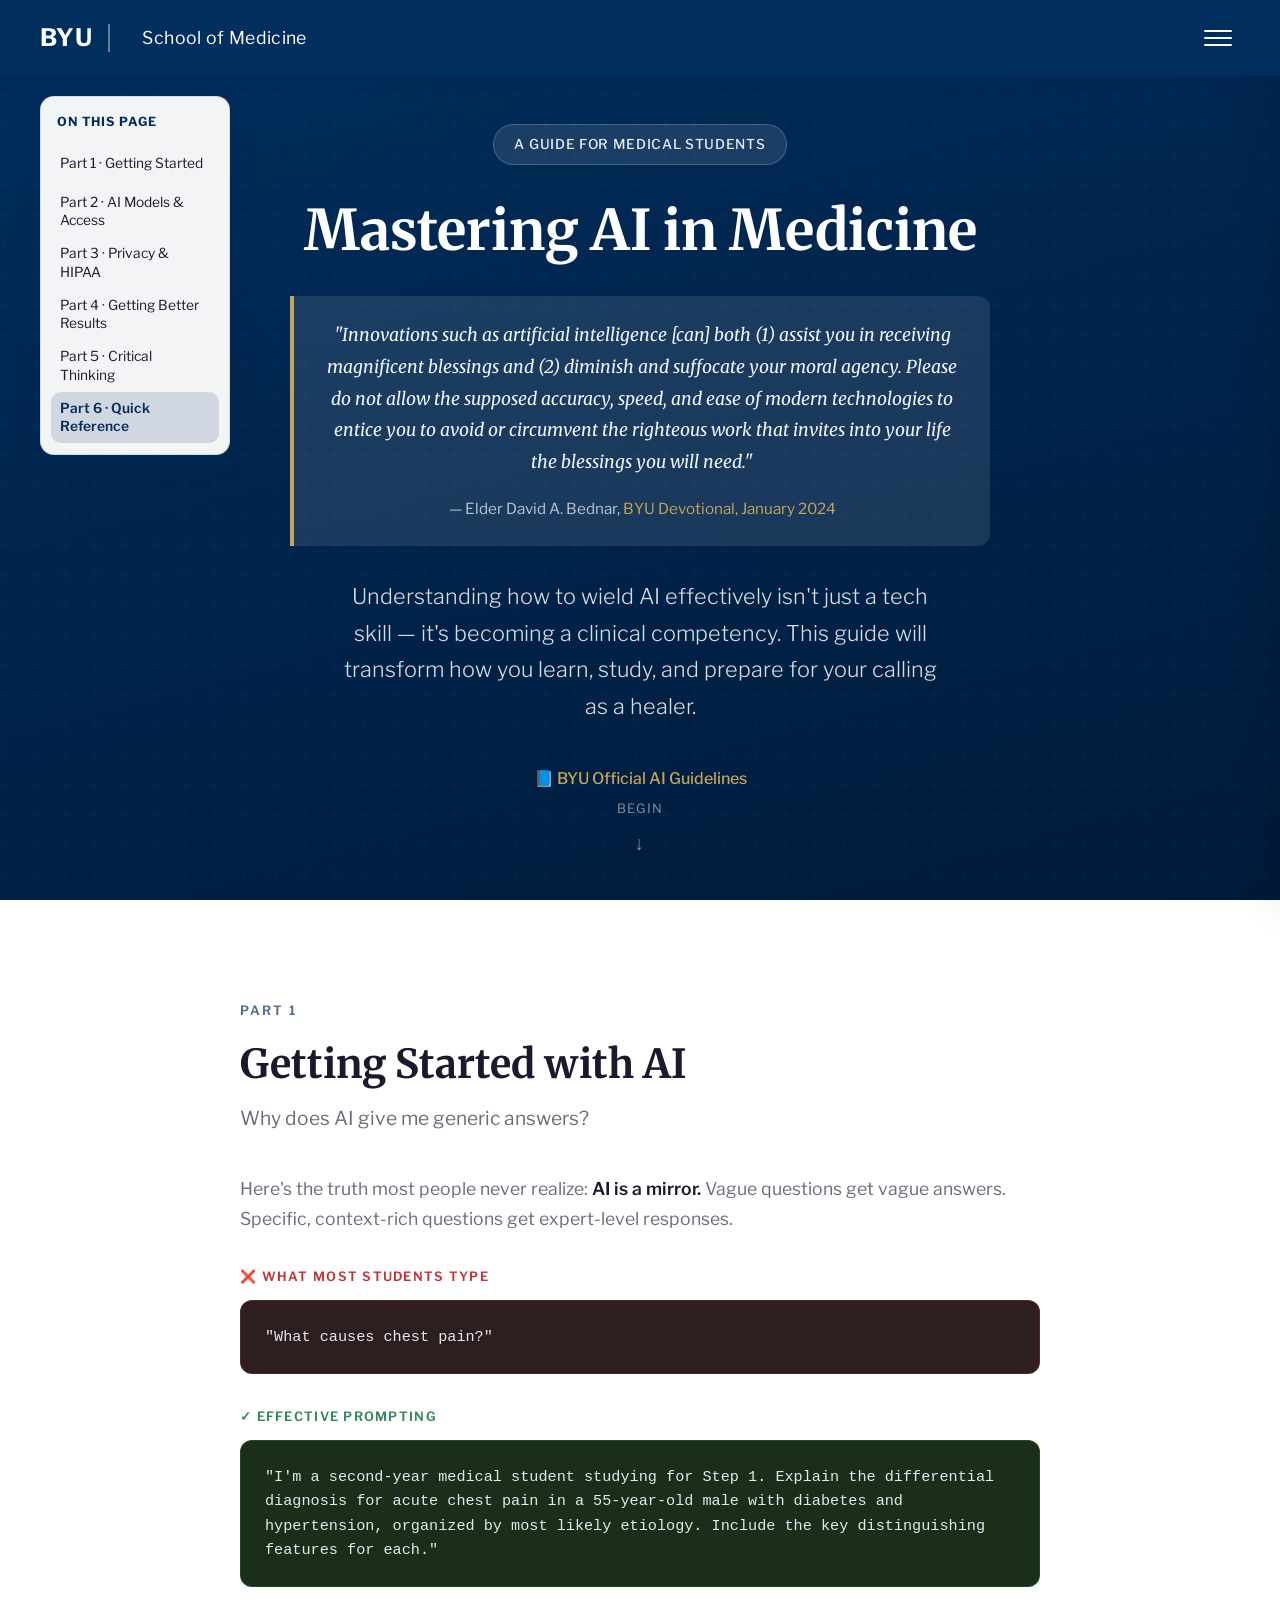
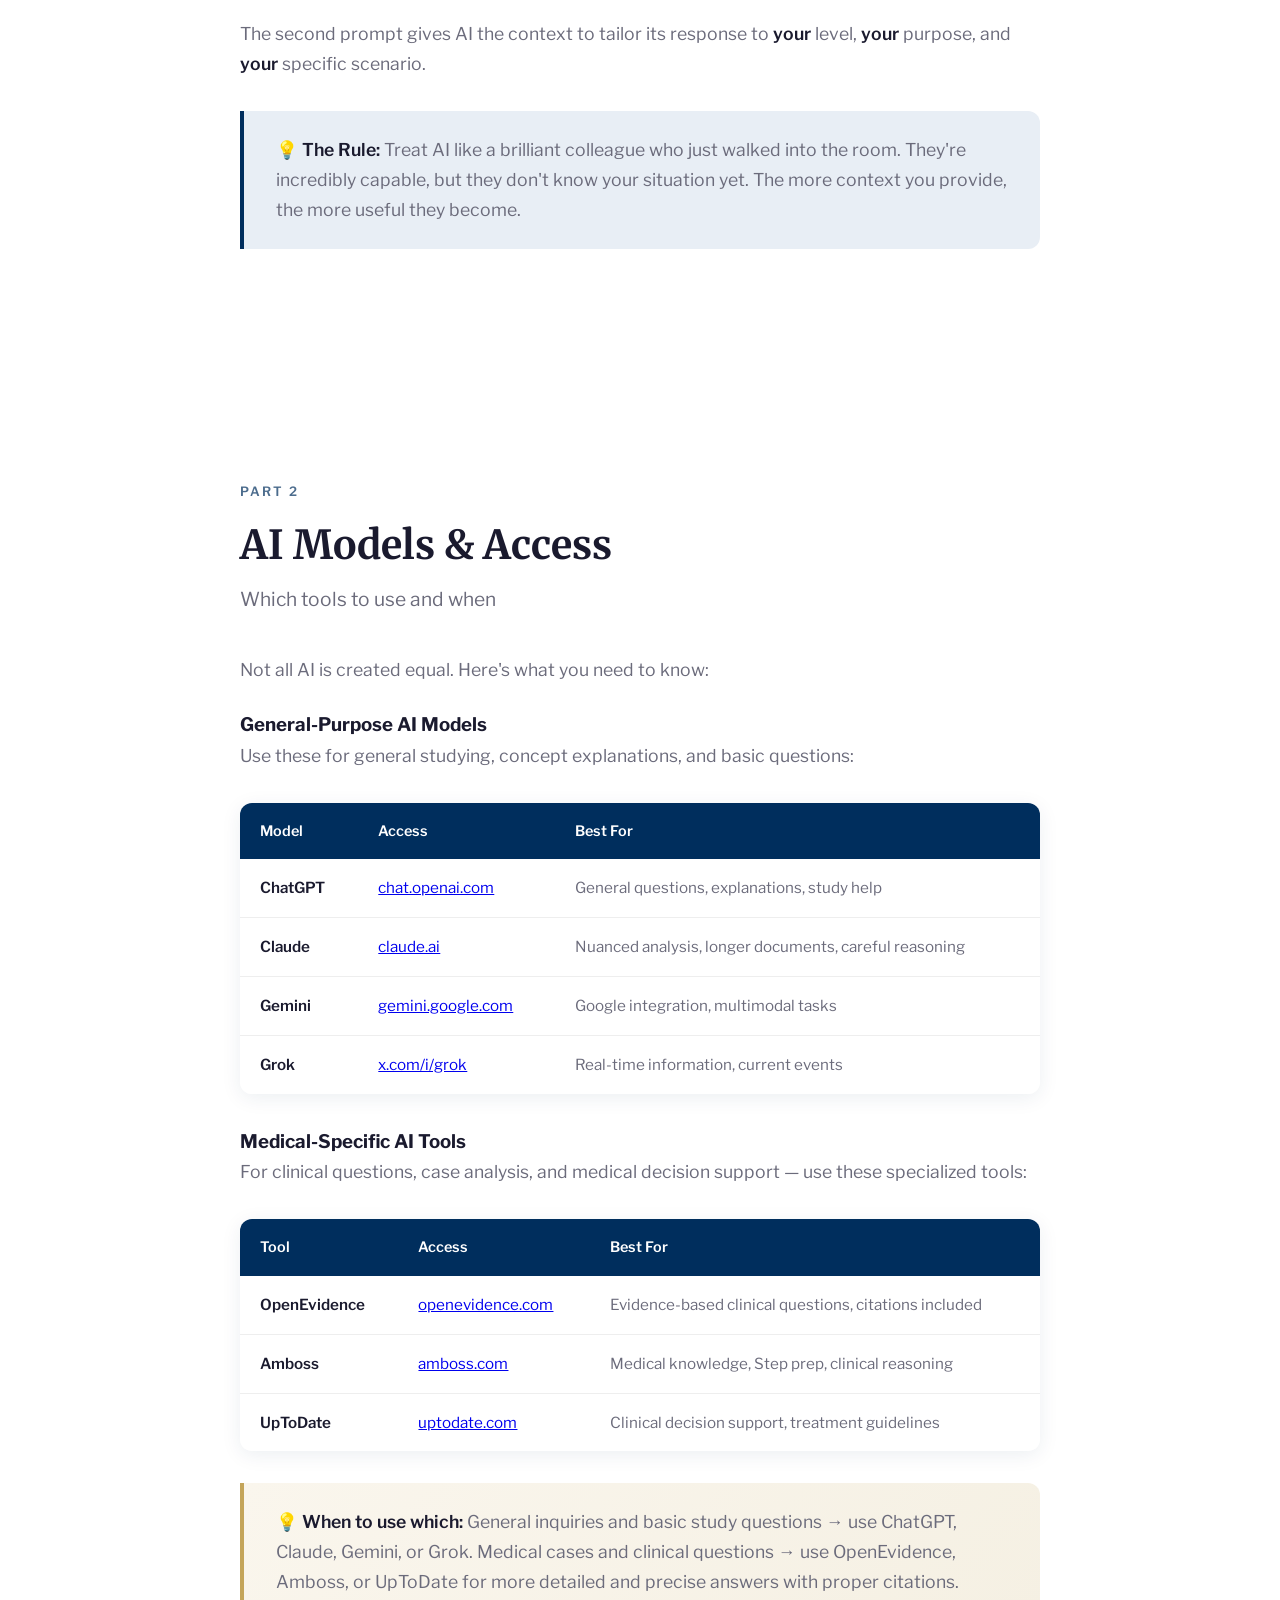
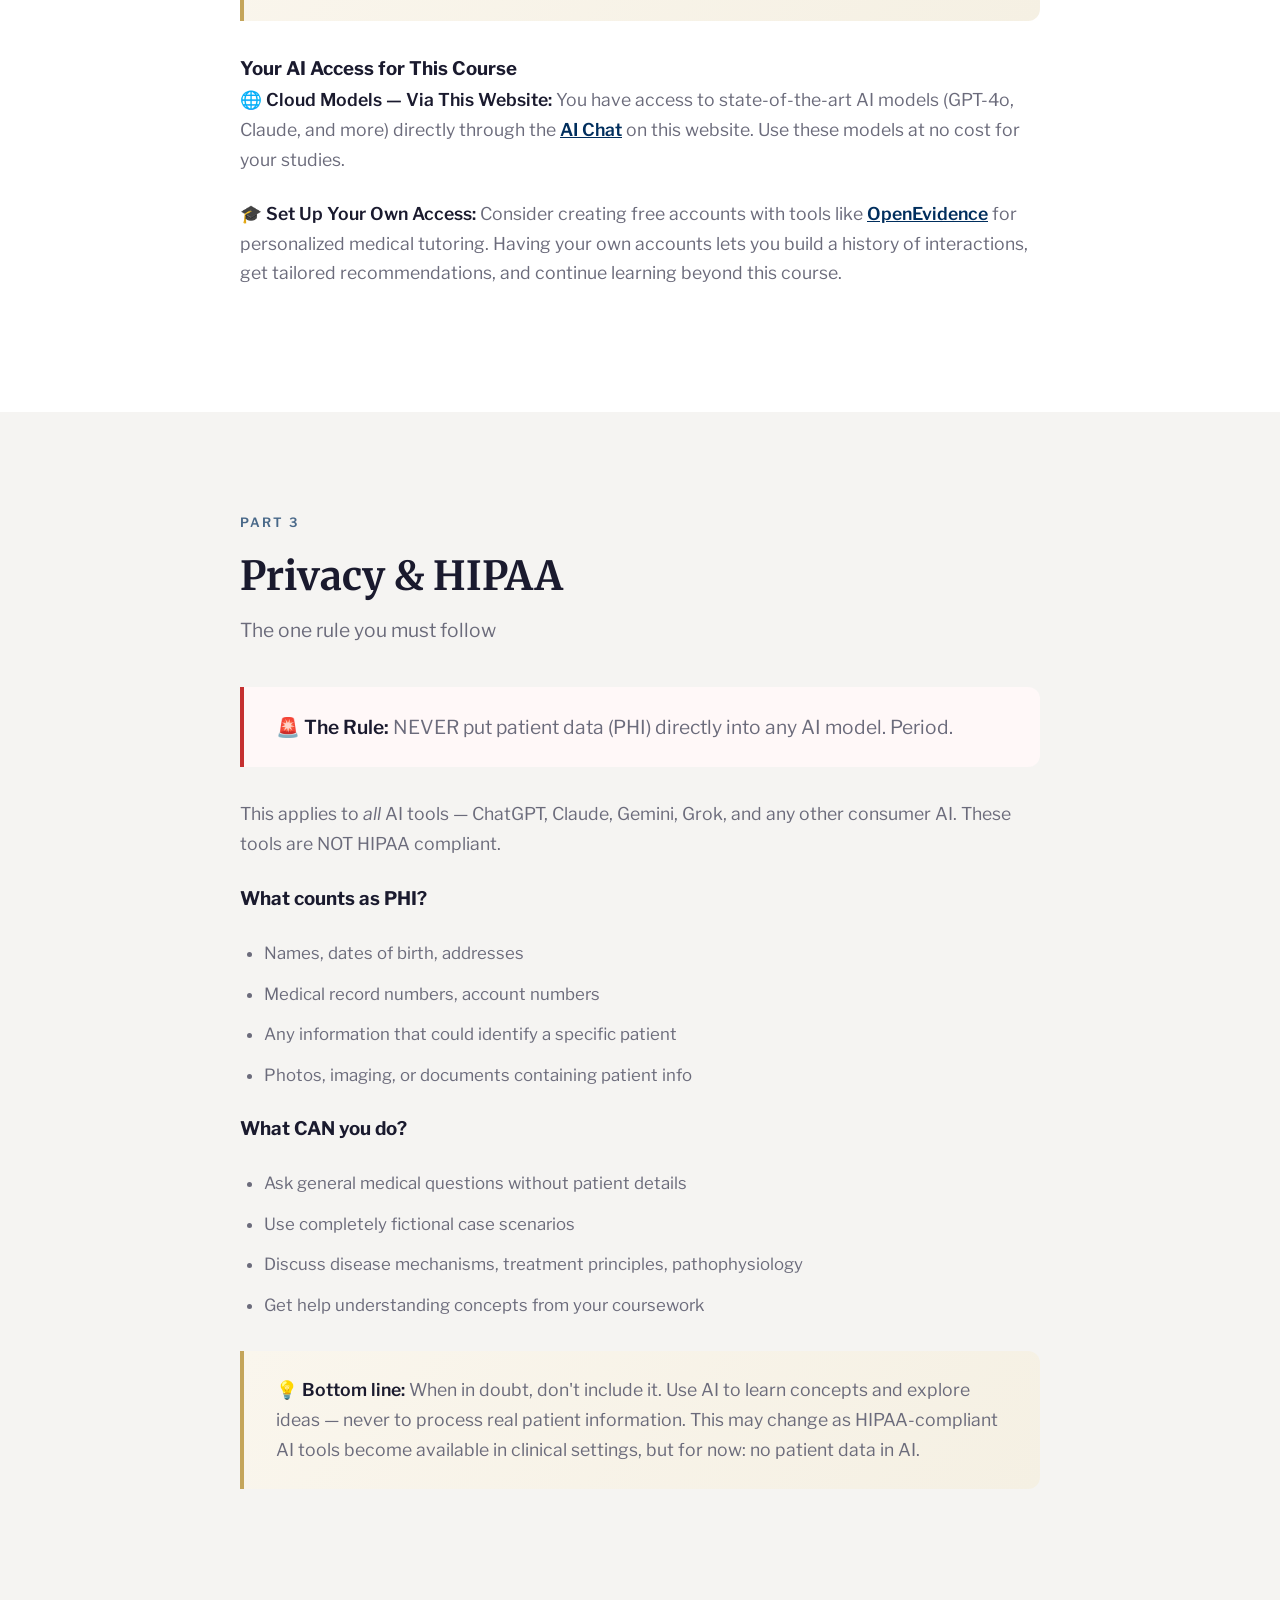
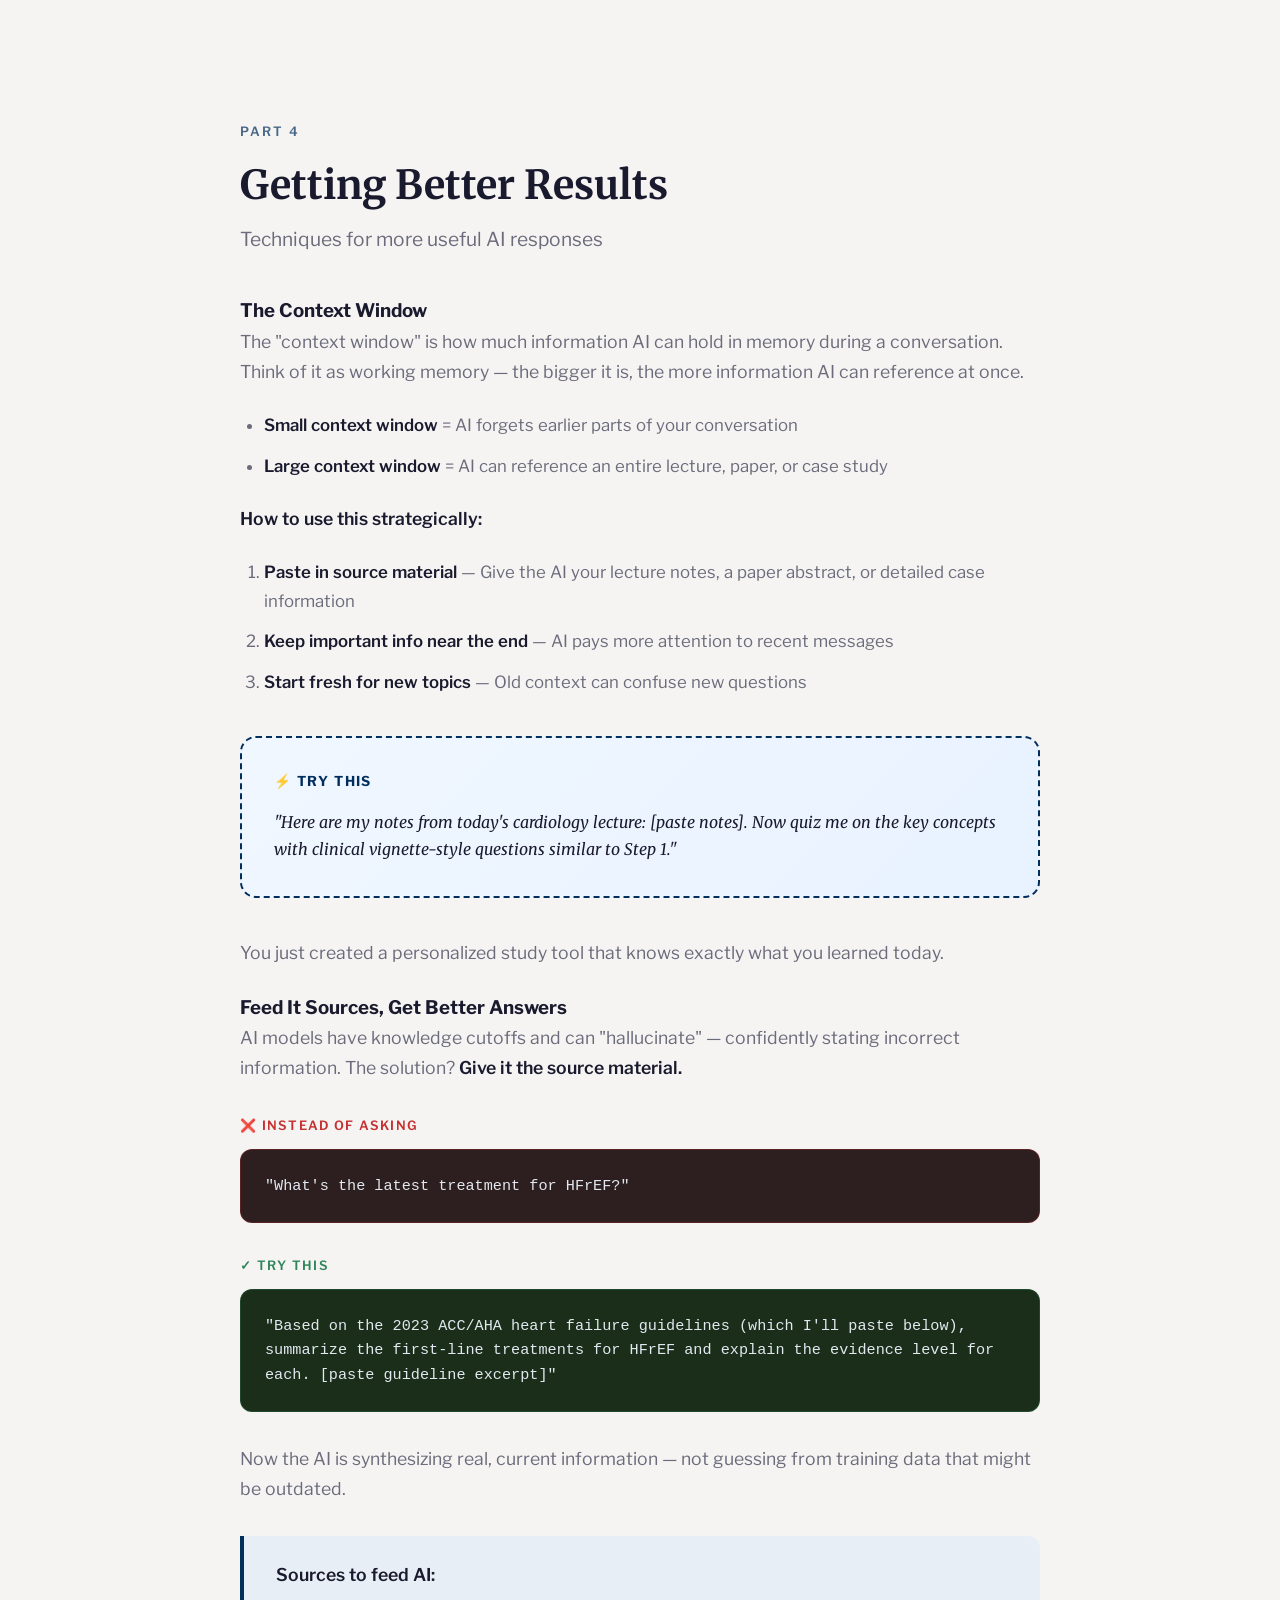
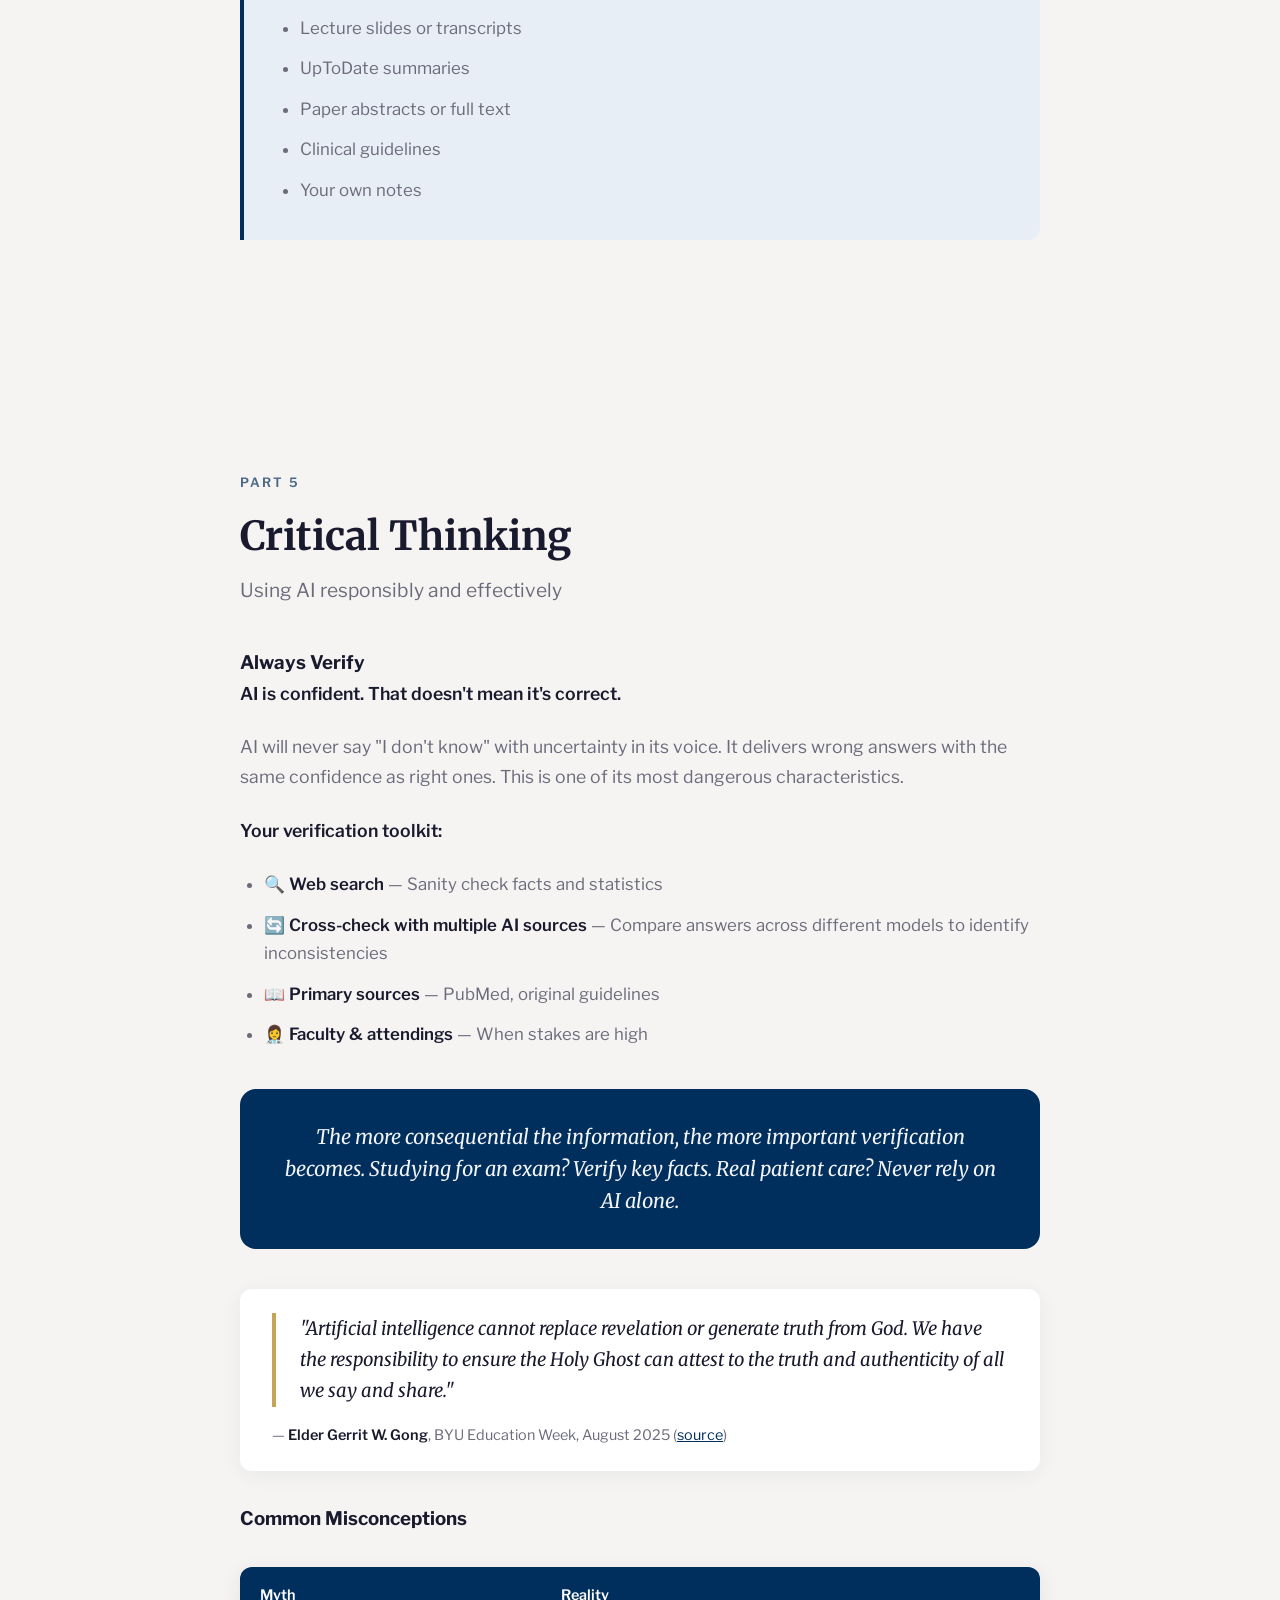
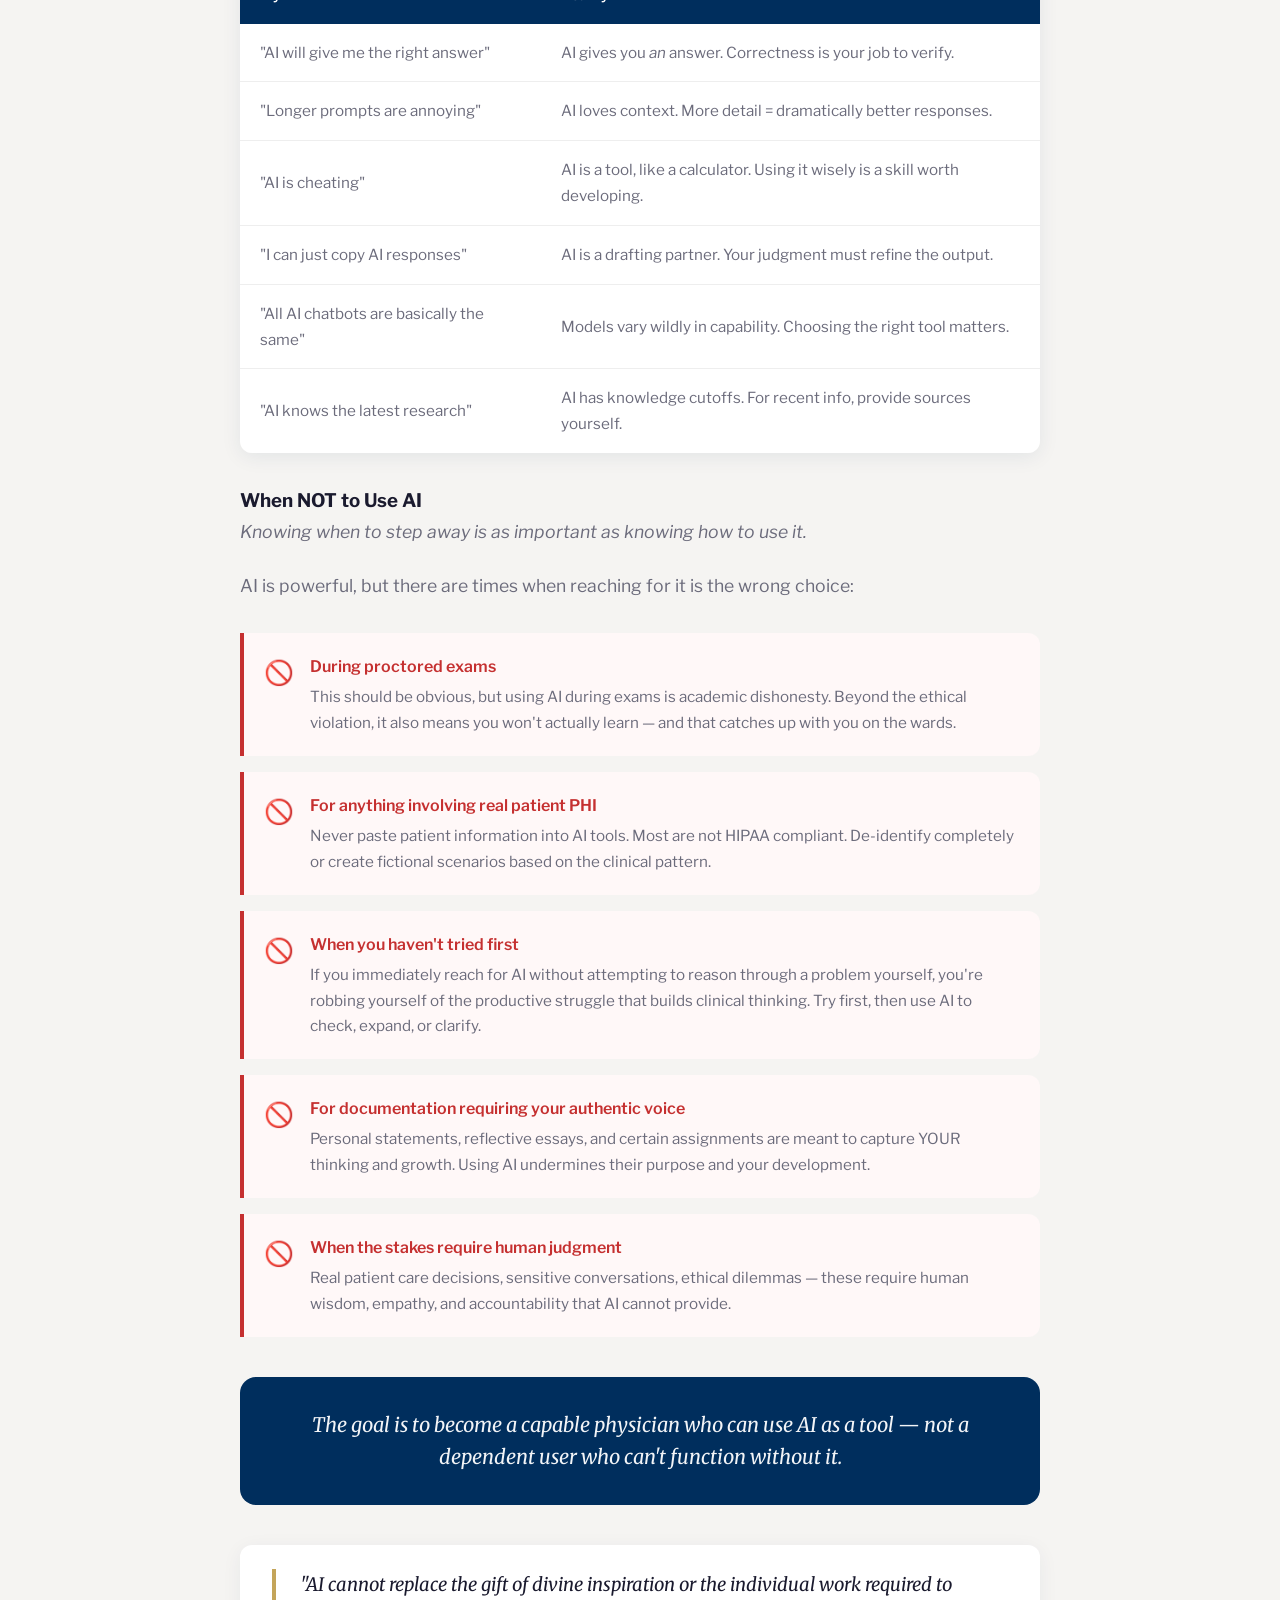
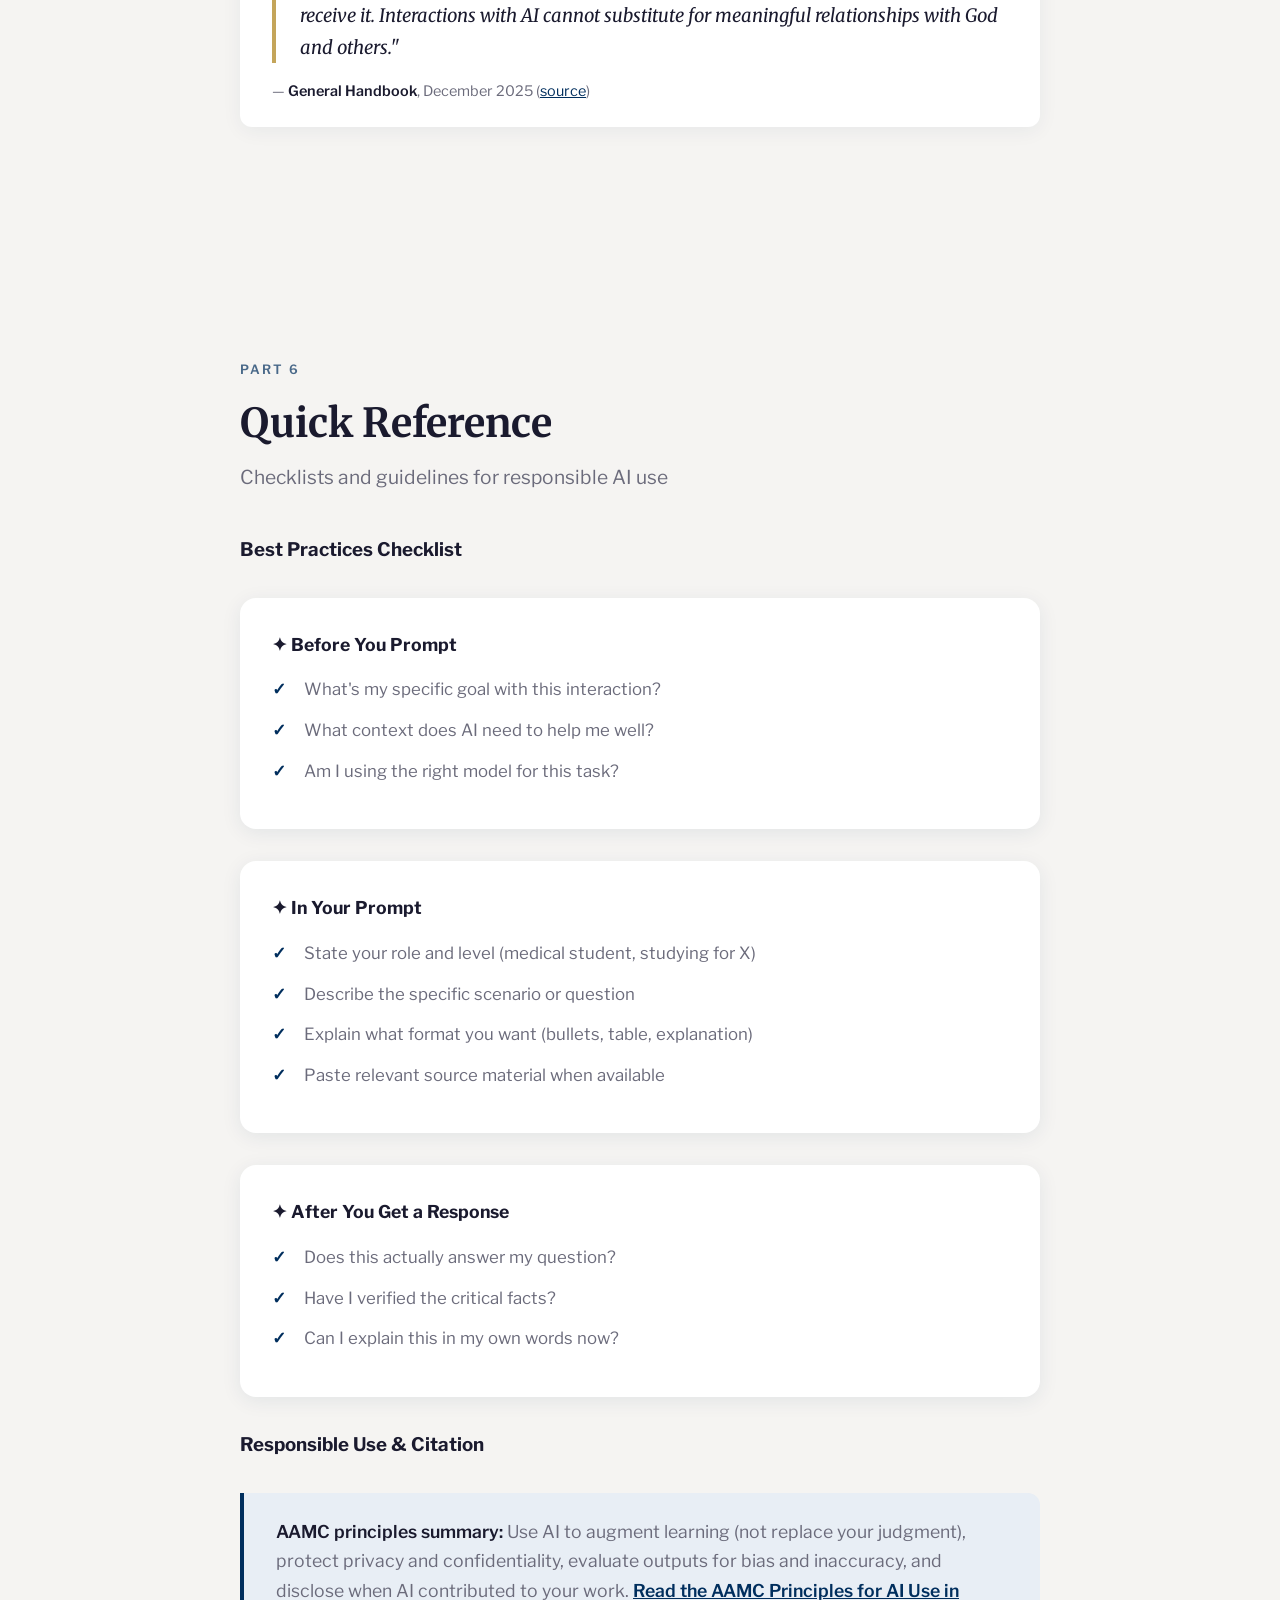
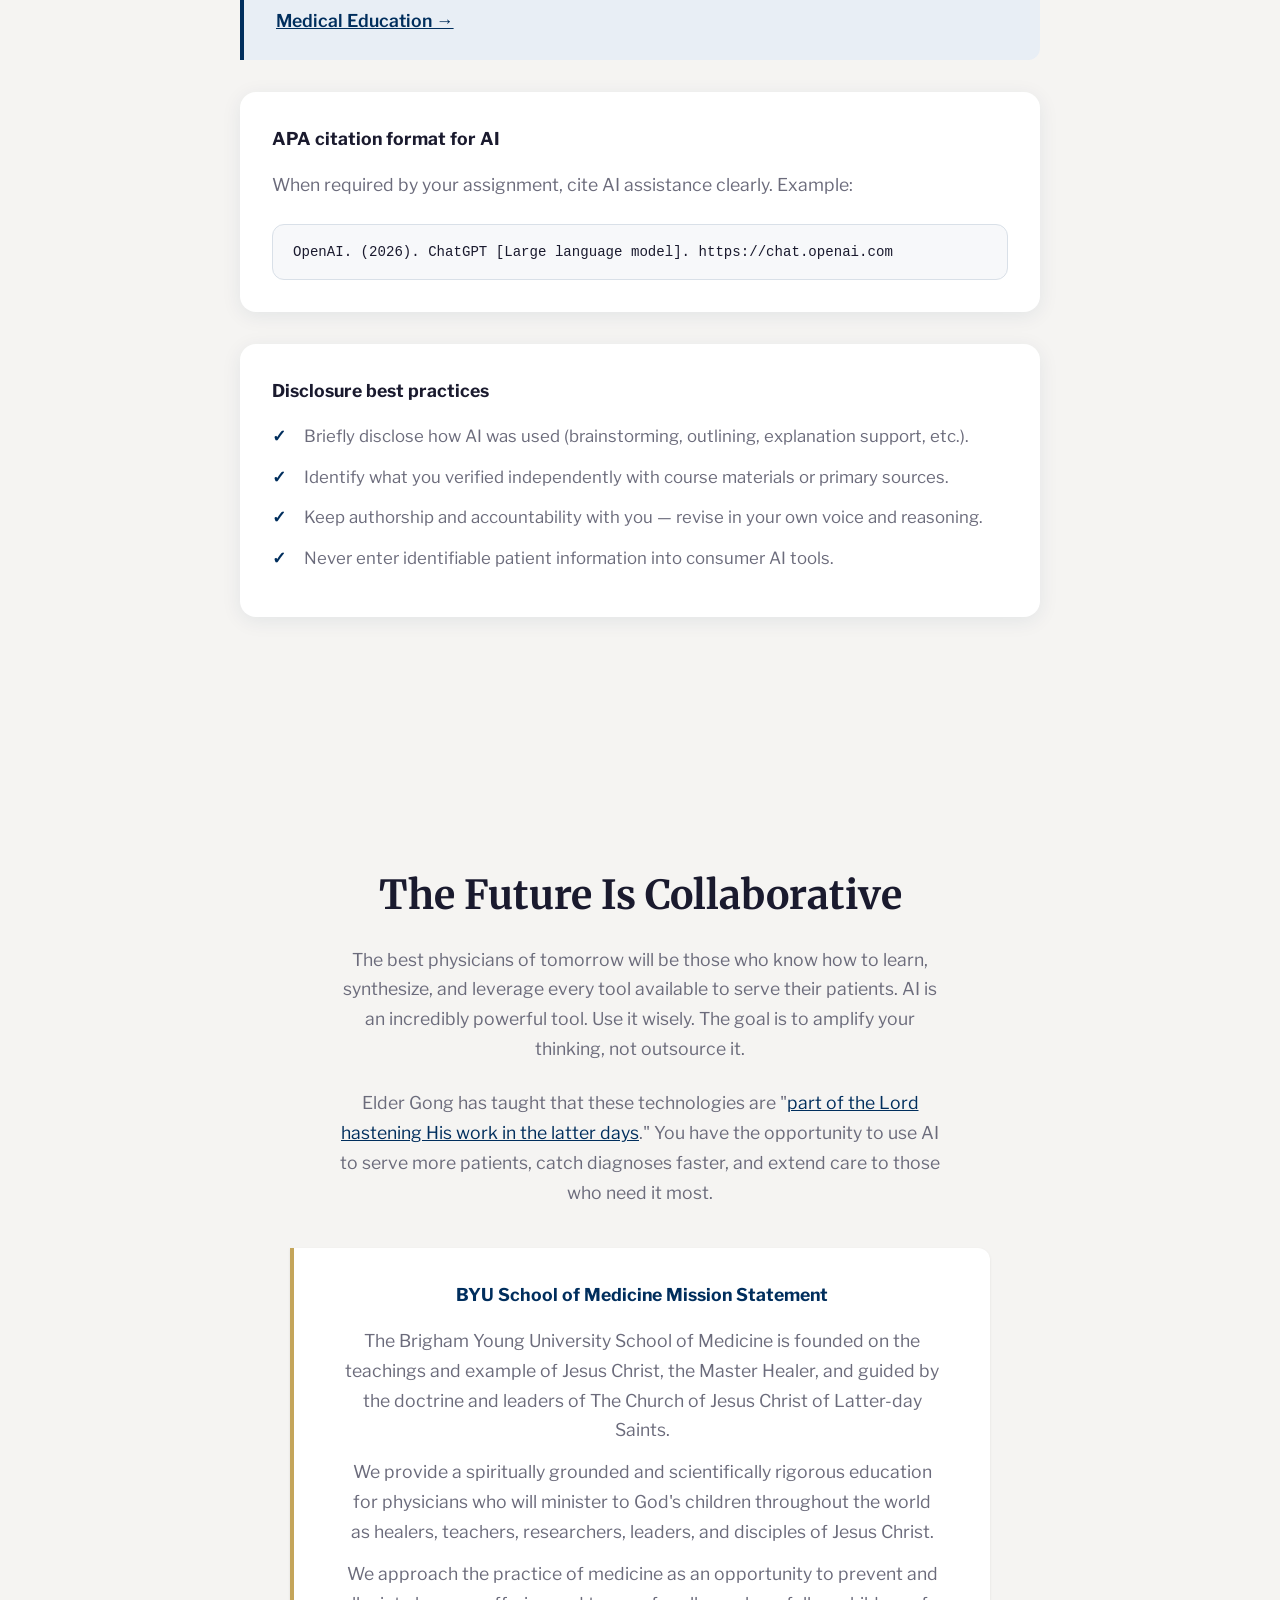
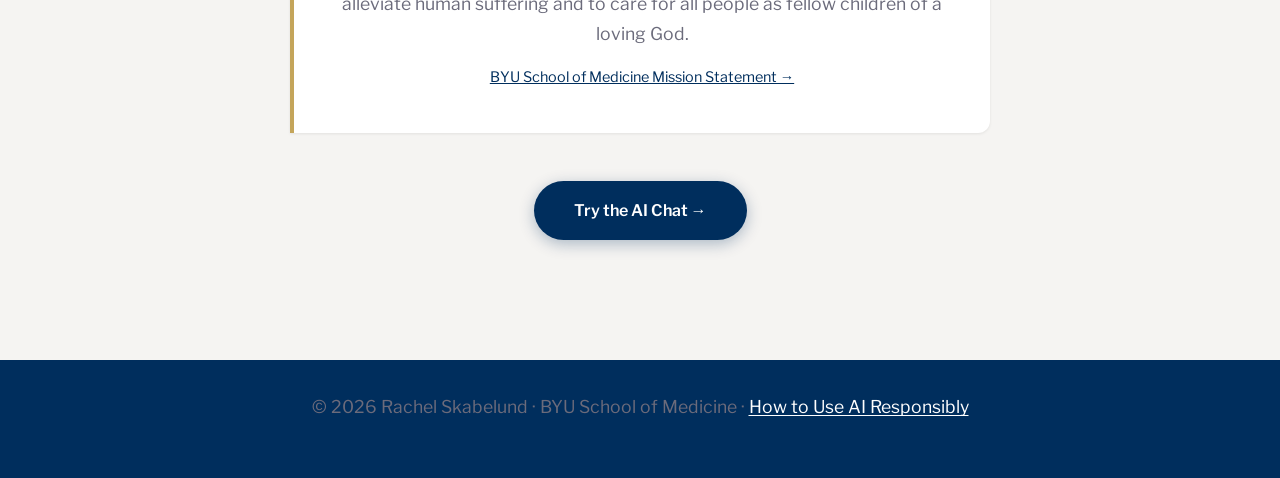
<file: ai-guide.html>
<!DOCTYPE html>
<html lang="en">
<head>
    <meta charset="UTF-8">
    <meta name="viewport" content="width=device-width, initial-scale=1.0">
    <link rel="preconnect" href="https://fonts.googleapis.com">
    <link rel="preconnect" href="https://fonts.gstatic.com" crossorigin>
    <link href="https://fonts.googleapis.com/css2?family=Libre+Franklin:wght@300;400;500;600;700&family=Merriweather:wght@300;400;700&display=swap" rel="stylesheet">
    <title>Mastering AI — BYU School of Medicine</title>
    <style>
        * {
            margin: 0;
            padding: 0;
            box-sizing: border-box;
        }
        
        :root {
            --byu-navy: #002E5D;
            --byu-navy-light: #003d7a;
            --byu-white: #FFFFFF;
            --gold: #C4A55A;

            --bg-cream: #FAFAF8;
            --bg-warm: #F5F4F2;
            --bg-light: #F5F4F2;
            --border-light: #e8e6e3;

            --text-primary: #1a1a2e;
            --text-secondary: #6b6b7b;
            --text-muted: #888;

            --accent: var(--byu-navy);
            --accent-light: #e8eef5;
            --cream: var(--bg-cream);
            --warm-gray: var(--bg-warm);
            --byu-light-gray: var(--bg-light);

            --shadow-sm: 0 1px 3px rgba(0, 0, 0, 0.08);
            --shadow-md: 0 4px 12px rgba(0, 0, 0, 0.08);
            --shadow-lg: 0 8px 30px rgba(0, 0, 0, 0.12);
            --shadow-hover: 0 12px 40px rgba(0, 0, 0, 0.15);

            --transition-fast: 0.15s ease;
            --transition-med: 0.25s ease;
            --transition-slow: 0.4s ease;

            --radius-sm: 8px;
            --radius-md: 12px;
            --radius-lg: 16px;

            --space-xs: 0.25rem;
            --space-sm: 0.5rem;
            --space-md: 1rem;
            --space-lg: 1.5rem;
            --space-xl: 2rem;

            --min-touch-target: 44px;
            --focus-ring: #C4A55A;
            --focus-shadow: 0 0 0 3px rgba(196, 165, 90, 0.32);
        }
        
        html {
            scroll-behavior: smooth;
        }
        
        body {
            font-family: 'Libre Franklin', -apple-system, sans-serif;
            color: var(--text-primary);
            line-height: 1.7;
            background: var(--byu-white);
        }

        a:focus-visible,
        button:focus-visible,
        input:focus-visible,
        textarea:focus-visible,
        summary:focus-visible {
            outline: 3px solid var(--focus-ring);
            outline-offset: 2px;
            box-shadow: var(--focus-shadow);
        }
        
        /* Header */
        header {
            background: var(--byu-navy);
            padding: 1rem 2rem;
            position: fixed;
            top: 0;
            left: 0;
            right: 0;
            z-index: 1000;
            box-shadow: 0 2px 20px rgba(0, 46, 93, 0.15);
        }
        
        .header-inner {
            max-width: 1200px;
            margin: 0 auto;
            display: flex;
            align-items: center;
            justify-content: space-between;
        }
        
        .header-brand {
            text-decoration: none;
            display: flex;
            align-items: center;
            gap: 1rem;
            min-height: var(--min-touch-target);
        }
        
        .logo-text {
            color: var(--byu-white);
            font-size: 1.5rem;
            font-weight: 700;
            letter-spacing: 0.02em;
            line-height: 1.2;
            padding-right: 1rem;
            border-right: 2px solid rgba(255, 255, 255, 0.4);
            margin-right: 1rem;
        }
        
        .header-text {
            color: var(--byu-white);
            font-family: 'Libre Franklin', sans-serif;
            font-size: 1.1rem;
            font-weight: 400;
            letter-spacing: 0.02em;
        }
        
        .menu-toggle {
            display: flex;
            flex-direction: column;
            justify-content: space-around;
            width: var(--min-touch-target);
            height: var(--min-touch-target);
            min-width: var(--min-touch-target);
            min-height: var(--min-touch-target);
            background: transparent;
            border: none;
            cursor: pointer;
            padding: 10px 8px;
            z-index: 1001;
        }
        
        .menu-toggle span {
            width: 100%;
            height: 3px;
            background: var(--byu-white);
            border-radius: 2px;
            transition: all 0.3s ease;
        }
        
        .menu-toggle.active span:nth-child(1) {
            transform: rotate(45deg) translate(6px, 6px);
        }
        
        .menu-toggle.active span:nth-child(2) {
            opacity: 0;
        }
        
        .menu-toggle.active span:nth-child(3) {
            transform: rotate(-45deg) translate(6px, -6px);
        }
        
        .nav-menu {
            position: fixed;
            top: 0;
            right: -300px;
            width: 300px;
            height: 100vh;
            background: var(--byu-navy);
            padding: 80px 2rem 2rem;
            transition: right 0.3s ease;
            z-index: 1000;
            box-shadow: -4px 0 20px rgba(0, 0, 0, 0.2);
        }
        
        .nav-menu.active {
            right: 0;
        }
        
        .nav-menu ul {
            list-style: none;
        }
        
        .nav-menu li {
            margin-bottom: 1rem;
        }
        
        .nav-menu a {
            color: var(--byu-white);
            text-decoration: none;
            font-size: 1.2rem;
            min-height: var(--min-touch-target);
            padding: 0.75rem 0;
            display: flex;
            align-items: center;
            border-bottom: 1px solid rgba(255, 255, 255, 0.1);
            transition: all 0.2s ease;
        }
        
        .nav-menu a:hover {
            padding-left: 0.5rem;
            border-bottom-color: rgba(255, 255, 255, 0.4);
        }
        
        .overlay {
            position: fixed;
            top: 0;
            left: 0;
            width: 100%;
            height: 100%;
            background: rgba(0, 0, 0, 0.5);
            opacity: 0;
            visibility: hidden;
            transition: all 0.3s ease;
            z-index: 999;
        }
        
        .overlay.active {
            opacity: 1;
            visibility: visible;
        }
        
        /* Hero */
        .hero {
            min-height: 100vh;
            display: flex;
            align-items: center;
            justify-content: center;
            background: linear-gradient(165deg, var(--byu-navy) 0%, #001a3a 100%);
            padding: 120px 2rem 80px;
            position: relative;
            overflow: hidden;
        }
        
        .hero::before {
            content: '';
            position: absolute;
            top: 0;
            left: 0;
            right: 0;
            bottom: 0;
            background: url("data:image/svg+xml,%3Csvg width='60' height='60' viewBox='0 0 60 60' xmlns='http://www.w3.org/2000/svg'%3E%3Cg fill='none' fill-rule='evenodd'%3E%3Cg fill='%23ffffff' fill-opacity='0.03'%3E%3Cpath d='M36 34v-4h-2v4h-4v2h4v4h2v-4h4v-2h-4zm0-30V0h-2v4h-4v2h4v4h2V6h4V4h-4zM6 34v-4H4v4H0v2h4v4h2v-4h4v-2H6zM6 4V0H4v4H0v2h4v4h2V6h4V4H6z'/%3E%3C/g%3E%3C/g%3E%3C/svg%3E");
            opacity: 0.5;
        }
        
        .hero-content {
            max-width: 800px;
            text-align: center;
            position: relative;
            z-index: 1;
        }
        
        .hero-badge {
            display: inline-block;
            background: rgba(255, 255, 255, 0.1);
            color: rgba(255, 255, 255, 0.9);
            padding: 0.5rem 1.25rem;
            border-radius: 50px;
            font-size: 0.85rem;
            font-weight: 500;
            letter-spacing: 0.05em;
            text-transform: uppercase;
            margin-bottom: 2rem;
            border: 1px solid rgba(255, 255, 255, 0.2);
        }
        
        .hero h1 {
            font-family: 'Merriweather', Georgia, serif;
            font-size: 3.5rem;
            font-weight: 700;
            color: var(--byu-white);
            line-height: 1.2;
            margin-bottom: 1.5rem;
        }
        
        .hero-subtitle {
            font-size: 1.35rem;
            color: rgba(255, 255, 255, 0.85);
            font-weight: 300;
            line-height: 1.7;
            max-width: 600px;
            margin: 0 auto 2.5rem;
        }
        
        .hero-quote {
            font-family: 'Merriweather', Georgia, serif;
            font-size: 1.1rem;
            font-style: italic;
            color: rgba(255, 255, 255, 0.7);
            border-top: 1px solid rgba(255, 255, 255, 0.2);
            padding-top: 2rem;
            max-width: 550px;
            margin: 0 auto;
        }
        
        .hero-bednar-quote {
            background: rgba(255, 255, 255, 0.1);
            border-left: 4px solid var(--gold);
            padding: 1.5rem 2rem;
            margin: 2rem auto;
            max-width: 700px;
            border-radius: 0 var(--radius-md) var(--radius-md) 0;
        }
        
        .hero-bednar-quote blockquote {
            font-family: 'Merriweather', Georgia, serif;
            font-size: 1.1rem;
            font-style: italic;
            color: rgba(255, 255, 255, 0.95);
            line-height: 1.8;
            margin-bottom: 1rem;
        }
        
        .hero-bednar-quote cite {
            font-size: 0.95rem;
            color: rgba(255, 255, 255, 0.7);
            font-style: normal;
        }
        
        .hero-bednar-quote cite a {
            color: var(--gold);
            text-decoration: none;
        }
        
        .hero-bednar-quote cite a:hover {
            text-decoration: underline;
        }
        
        .hero-links {
            margin-top: 1.5rem;
            font-size: 1rem;
        }
        
        .hero-links a {
            color: var(--gold);
            text-decoration: none;
            font-weight: 500;
        }
        
        .hero-links a:hover {
            text-decoration: underline;
        }
        
        .scroll-indicator {
            position: absolute;
            bottom: 40px;
            left: 50%;
            transform: translateX(-50%);
            color: rgba(255, 255, 255, 0.5);
            font-size: 0.8rem;
            text-transform: uppercase;
            letter-spacing: 0.1em;
            display: flex;
            flex-direction: column;
            align-items: center;
            gap: 0.5rem;
            animation: bounce 2s infinite;
        }
        
        .scroll-indicator::after {
            content: '↓';
            font-size: 1.2rem;
        }
        
        @keyframes bounce {
            0%, 100% { transform: translateX(-50%) translateY(0); }
            50% { transform: translateX(-50%) translateY(10px); }
        }
        
        /* Sections */
        section {
            padding: 100px 2rem;
        }
        
        .section-inner {
            max-width: 800px;
            margin: 0 auto;
        }

        .guide-toc {
            background: rgba(255, 255, 255, 0.95);
            border: 1px solid rgba(0, 46, 93, 0.12);
            border-radius: 14px;
            box-shadow: 0 10px 24px rgba(0, 46, 93, 0.12);
        }

        .guide-toc-title {
            font-size: 0.78rem;
            font-weight: 700;
            letter-spacing: 0.08em;
            text-transform: uppercase;
            color: var(--byu-navy);
            padding: 0.9rem 1rem 0.55rem;
        }

        .toc-list {
            list-style: none;
            margin: 0;
            padding: 0 0.6rem 0.7rem;
            max-height: calc(100vh - 180px);
            overflow: auto;
        }

        .toc-item {
            margin: 0;
        }

        .toc-link {
            display: flex;
            align-items: center;
            min-height: var(--min-touch-target);
            border-radius: 10px;
            padding: 0.45rem 0.6rem;
            color: var(--text-primary);
            text-decoration: none;
            font-size: 0.86rem;
            line-height: 1.35;
            transition: background var(--transition-fast), color var(--transition-fast);
        }

        .toc-link:hover {
            background: rgba(0, 46, 93, 0.08);
        }

        .toc-link.active {
            background: rgba(0, 46, 93, 0.14);
            color: var(--byu-navy);
            font-weight: 600;
        }

        .guide-toc-desktop {
            position: fixed;
            top: 96px;
            left: max(0.75rem, calc((100vw - 1200px) / 2));
            width: 190px;
            z-index: 980;
        }

        .guide-toc-mobile {
            display: none;
            position: sticky;
            top: 82px;
            z-index: 950;
            margin: 1rem 1rem 0;
            overflow: hidden;
        }

        .guide-toc-mobile summary {
            list-style: none;
            cursor: pointer;
            min-height: var(--min-touch-target);
            display: flex;
            align-items: center;
            justify-content: space-between;
            padding: 0.9rem 1rem;
            font-weight: 600;
            color: var(--byu-navy);
        }

        .guide-toc-mobile summary::-webkit-details-marker {
            display: none;
        }

        .guide-toc-mobile[open] summary {
            border-bottom: 1px solid rgba(0, 46, 93, 0.12);
        }

        .section-number {
            font-size: 0.8rem;
            font-weight: 600;
            color: var(--byu-navy);
            text-transform: uppercase;
            letter-spacing: 0.15em;
            margin-bottom: 1rem;
            opacity: 0.7;
        }
        
        h2 {
            font-family: 'Merriweather', Georgia, serif;
            font-size: 2.5rem;
            font-weight: 700;
            color: var(--text-primary);
            margin-bottom: 0.75rem;
            line-height: 1.3;
        }
        
        .section-subtitle {
            font-size: 1.2rem;
            color: var(--text-secondary);
            margin-bottom: 2.5rem;
            font-weight: 400;
        }
        
        p {
            margin-bottom: 1.5rem;
            color: var(--text-secondary);
            font-size: 1.1rem;
        }
        
        strong {
            color: var(--text-primary);
            font-weight: 600;
        }
        
        /* Alternating backgrounds */
        .section-light {
            background: var(--byu-white);
        }
        
        .section-cream {
            background: var(--warm-gray);
        }
        
        /* Callout boxes */
        .callout {
            background: var(--accent-light);
            border-left: 4px solid var(--byu-navy);
            padding: 1.5rem 2rem;
            border-radius: 0 12px 12px 0;
            margin: 2rem 0;
        }
        
        .callout p:last-child {
            margin-bottom: 0;
        }
        
        .callout-gold {
            background: linear-gradient(135deg, #faf6ed 0%, #f5f0e3 100%);
            border-left-color: var(--gold);
        }

        .citation-format {
            background: #f7f8fa;
            border: 1px solid #d9e0e8;
            border-radius: 12px;
            padding: 1rem 1.25rem;
            font-family: 'SF Mono', 'Fira Code', 'Consolas', monospace;
            font-size: 0.88rem;
            line-height: 1.6;
            color: var(--text-primary);
            word-break: break-word;
            margin: 1rem 0 0;
        }
        
        /* Code/prompt examples */
        .example-block {
            margin: 2rem 0;
        }
        
        .example-label {
            font-size: 0.8rem;
            font-weight: 600;
            text-transform: uppercase;
            letter-spacing: 0.1em;
            margin-bottom: 0.75rem;
            display: flex;
            align-items: center;
            gap: 0.5rem;
        }
        
        .example-label.bad {
            color: #c53030;
        }
        
        .example-label.good {
            color: #2f855a;
        }
        
        .example-content {
            background: #1a1a2e;
            color: #e2e8f0;
            padding: 1.5rem;
            border-radius: 12px;
            font-family: 'SF Mono', 'Fira Code', monospace;
            font-size: 0.95rem;
            line-height: 1.6;
            overflow-x: auto;
        }
        
        .example-content.bad {
            background: #2d1f1f;
            border: 1px solid rgba(197, 48, 48, 0.3);
        }
        
        .example-content.good {
            background: #1a2e1a;
            border: 1px solid rgba(47, 133, 90, 0.3);
        }
        
        /* Tables */
        .table-wrapper {
            overflow-x: auto;
            margin: 2rem 0;
            border-radius: 12px;
            box-shadow: 0 4px 20px rgba(0, 46, 93, 0.08);
        }
        
        table {
            width: 100%;
            border-collapse: collapse;
            background: var(--byu-white);
        }
        
        th {
            background: var(--byu-navy);
            color: var(--byu-white);
            padding: 1rem 1.25rem;
            text-align: left;
            font-weight: 600;
            font-size: 0.9rem;
        }
        
        td {
            padding: 1rem 1.25rem;
            border-bottom: 1px solid #eee;
            font-size: 0.95rem;
            color: var(--text-secondary);
        }
        
        tr:last-child td {
            border-bottom: none;
        }
        
        tr:hover td {
            background: var(--accent-light);
        }
        
        /* Lists */
        ul, ol {
            margin: 1.5rem 0;
            padding-left: 1.5rem;
        }
        
        li {
            margin-bottom: 0.75rem;
            color: var(--text-secondary);
            font-size: 1.05rem;
        }
        
        /* Principle boxes */
        .principle {
            background: var(--byu-navy);
            color: var(--byu-white);
            padding: 2rem 2.5rem;
            border-radius: 16px;
            margin: 2.5rem 0;
            text-align: center;
        }
        
        .principle p {
            color: rgba(255, 255, 255, 0.95);
            font-family: 'Merriweather', Georgia, serif;
            font-size: 1.25rem;
            font-style: italic;
            margin: 0;
            line-height: 1.6;
        }
        
        /* Try this boxes */
        .try-this {
            background: linear-gradient(135deg, #f0f7ff 0%, #e8f2ff 100%);
            border: 2px dashed var(--byu-navy);
            border-radius: 16px;
            padding: 2rem;
            margin: 2.5rem 0;
        }
        
        .try-this-label {
            font-size: 0.85rem;
            font-weight: 700;
            color: var(--byu-navy);
            text-transform: uppercase;
            letter-spacing: 0.1em;
            margin-bottom: 1rem;
            display: flex;
            align-items: center;
            gap: 0.5rem;
        }
        
        .try-this-content {
            font-family: 'Merriweather', Georgia, serif;
            font-size: 1rem;
            color: var(--text-primary);
            line-height: 1.7;
            font-style: italic;
        }
        
        /* Checklist */
        .checklist {
            background: var(--byu-white);
            border-radius: 16px;
            padding: 2rem;
            box-shadow: 0 4px 20px rgba(0, 46, 93, 0.08);
            margin: 2rem 0;
        }
        
        .checklist-title {
            font-weight: 700;
            color: var(--text-primary);
            margin-bottom: 1rem;
            font-size: 1.1rem;
        }
        
        .checklist ul {
            list-style: none;
            padding: 0;
            margin: 0;
        }
        
        .checklist li {
            padding-left: 2rem;
            position: relative;
            margin-bottom: 0.75rem;
        }
        
        .checklist li::before {
            content: '✓';
            position: absolute;
            left: 0;
            color: var(--byu-navy);
            font-weight: 700;
        }
        
        /* Prompt Templates */
        .prompt-template {
            background: var(--byu-white);
            border-radius: 12px;
            margin: 1.5rem 0;
            overflow: hidden;
            box-shadow: 0 4px 15px rgba(0, 46, 93, 0.08);
        }
        
        .prompt-title {
            background: var(--byu-navy);
            color: white;
            padding: 0.875rem 1.25rem;
            font-weight: 600;
            font-size: 1rem;
        }
        
        .prompt-content {
            padding: 1.25rem;
            font-family: 'SF Mono', 'Fira Code', 'Consolas', monospace;
            font-size: 0.9rem;
            line-height: 1.6;
            color: var(--text-secondary);
            background: #fafafa;
            border: 1px solid #eee;
            border-top: none;
            white-space: pre-wrap;
            word-wrap: break-word;
        }
        
        .use-in-chat-btn {
            display: block;
            width: 100%;
            min-height: var(--min-touch-target);
            padding: 0.75rem 1rem;
            background: var(--byu-navy);
            color: white;
            border: none;
            border-radius: 0 0 12px 12px;
            font-family: 'Libre Franklin', sans-serif;
            font-size: 0.9rem;
            font-weight: 600;
            cursor: pointer;
            transition: background 0.2s ease;
        }
        
        .use-in-chat-btn:hover {
            background: #001d3d;
        }
        
        /* Don't List */
        .dont-list {
            margin: 2rem 0;
        }
        
        .dont-item {
            display: flex;
            gap: 1rem;
            padding: 1.25rem;
            background: #fff8f8;
            border-left: 4px solid #c53030;
            border-radius: 0 12px 12px 0;
            margin-bottom: 1rem;
        }
        
        .dont-icon {
            font-size: 1.5rem;
            flex-shrink: 0;
        }
        
        .dont-content strong {
            display: block;
            color: #c53030;
            margin-bottom: 0.25rem;
        }
        
        .dont-content p {
            margin: 0;
            font-size: 0.95rem;
            color: var(--text-secondary);
        }
        
        /* Gospel Section */
        .gospel-section {
            background: linear-gradient(165deg, #f8f6f3 0%, #f0ece5 100%);
        }
        
        .gospel-quote {
            margin: 2rem 0;
            padding: 1.5rem 2rem;
            background: var(--byu-white);
            border-radius: 12px;
            box-shadow: 0 4px 20px rgba(0, 46, 93, 0.06);
        }
        
        .gospel-quote blockquote {
            font-family: 'Merriweather', Georgia, serif;
            font-size: 1.15rem;
            font-style: italic;
            line-height: 1.7;
            color: var(--text-primary);
            margin: 0 0 1rem 0;
            padding-left: 1.5rem;
            border-left: 4px solid var(--gold);
        }
        
        .gospel-quote cite {
            display: block;
            font-size: 0.9rem;
            color: var(--text-secondary);
            font-style: normal;
        }
        
        .gospel-quote cite a {
            color: var(--byu-navy);
        }
        
        .gospel-principle {
            background: var(--byu-navy);
            color: white;
            padding: 1.5rem 2rem;
            border-radius: 12px;
            margin: 2rem 0;
        }
        
        .gospel-principle-header {
            font-size: 0.85rem;
            font-weight: 600;
            text-transform: uppercase;
            letter-spacing: 0.05em;
            margin-bottom: 0.75rem;
            opacity: 0.8;
        }
        
        .gospel-principle p {
            color: white;
            font-family: 'Merriweather', Georgia, serif;
            font-size: 1.1rem;
            font-style: italic;
            margin-bottom: 0.75rem;
            line-height: 1.6;
        }
        
        .gospel-principle cite {
            font-size: 0.85rem;
            opacity: 0.8;
        }
        
        .gospel-principle cite a {
            color: white;
            text-decoration: underline;
        }
        
        /* Resource Cards */
        .resource-card {
            display: flex;
            gap: 1.5rem;
            padding: 1.5rem;
            background: var(--byu-white);
            border-radius: 16px;
            box-shadow: 0 4px 20px rgba(0, 46, 93, 0.08);
            margin-bottom: 1.5rem;
        }
        
        .resource-icon {
            font-size: 2.5rem;
            flex-shrink: 0;
        }
        
        .resource-content h3 {
            font-size: 1.15rem;
            color: var(--byu-navy);
            margin-bottom: 0.5rem;
        }
        
        .resource-content p {
            margin-bottom: 0;
            font-size: 0.95rem;
        }
        
        /* Agency section special styling */
        .agency-section {
            background: linear-gradient(165deg, var(--byu-navy) 0%, #001a3a 100%);
            color: var(--byu-white);
        }
        
        .agency-section h2 {
            color: var(--byu-white);
        }
        
        .agency-section .section-subtitle {
            color: rgba(255, 255, 255, 0.8);
        }
        
        .agency-section p {
            color: rgba(255, 255, 255, 0.85);
        }
        
        .agency-section strong {
            color: var(--byu-white);
        }
        
        .agency-section .table-wrapper {
            box-shadow: 0 4px 30px rgba(0, 0, 0, 0.3);
        }
        
        .agency-section th {
            background: rgba(255, 255, 255, 0.15);
        }
        
        .agency-section td {
            background: rgba(255, 255, 255, 0.05);
            color: rgba(255, 255, 255, 0.9);
            border-bottom-color: rgba(255, 255, 255, 0.1);
        }
        
        .agency-section tr:hover td {
            background: rgba(255, 255, 255, 0.1);
        }
        
        .agency-section .principle {
            background: rgba(255, 255, 255, 0.1);
            border: 1px solid rgba(255, 255, 255, 0.2);
        }
        
        /* Closing section */
        .closing {
            text-align: center;
            padding: 120px 2rem;
            background: var(--warm-gray);
        }
        
        .closing h2 {
            margin-bottom: 1.5rem;
        }
        
        .closing p {
            max-width: 600px;
            margin-left: auto;
            margin-right: auto;
        }
        
        .closing-cta {
            margin-top: 3rem;
        }
        
        .mission-statement {
            background: white;
            border-left: 4px solid var(--gold);
            padding: 2rem;
            margin: 2.5rem auto;
            max-width: 700px;
            text-align: center;
            border-radius: 0 12px 12px 0;
            box-shadow: var(--shadow-sm);
        }
        
        .mission-statement h3 {
            color: var(--byu-navy);
            margin-bottom: 1rem;
            font-size: 1.1rem;
        }
        
        .mission-statement p {
            text-align: center;
            margin-bottom: 0.75rem;
        }
        
        .btn {
            display: inline-flex;
            align-items: center;
            justify-content: center;
            min-width: var(--min-touch-target);
            min-height: var(--min-touch-target);
            background: var(--byu-navy);
            color: var(--byu-white);
            padding: 1rem 2.5rem;
            border-radius: 50px;
            text-decoration: none;
            font-weight: 600;
            font-size: 1rem;
            transition: all 0.3s ease;
            box-shadow: 0 4px 15px rgba(0, 46, 93, 0.3);
        }
        
        .btn:hover {
            background: var(--byu-navy-light);
            transform: translateY(-2px);
            box-shadow: 0 6px 20px rgba(0, 46, 93, 0.4);
        }
        
        /* Footer */
        footer {
            background: var(--byu-navy);
            color: rgba(255, 255, 255, 0.7);
            text-align: center;
            padding: 2rem;
            font-size: 0.9rem;
        }

        footer a {
            color: #ffffff;
            text-decoration: underline;
            text-underline-offset: 2px;
        }

        @media (prefers-reduced-motion: reduce) {
            html {
                scroll-behavior: auto;
            }

            *, *::before, *::after {
                animation-duration: 0.01ms !important;
                animation-iteration-count: 1 !important;
                transition-duration: 0.01ms !important;
                scroll-behavior: auto !important;
            }

            .scroll-indicator,
            .fade-in {
                animation: none !important;
                transform: none !important;
                opacity: 1 !important;
            }
        }

        @media (max-width: 1240px) {
            .guide-toc-desktop {
                display: none;
            }

            .guide-toc-mobile {
                display: block;
                margin: 1rem 1.5rem 0;
            }

            .toc-list {
                max-height: none;
            }
        }
        
        /* Mobile responsive */
        @media (max-width: 768px) {
            header {
                padding: 0.75rem 1rem;
            }
            
            .header-brand {
            text-decoration: none;
                gap: 0.75rem;
            }
            
            .logo-text {
                font-size: 1.25rem;
                padding-right: 0.75rem;
                margin-right: 0.75rem;
            }
            
            .header-text {
                font-size: 0.9rem;
            }
            
            .hero {
                padding: 100px 1.5rem 60px;
                min-height: auto;
            }
            
            .hero h1 {
                font-size: 2.25rem;
            }
            
            .hero-subtitle {
                font-size: 1.1rem;
            }
            
            .hero-quote {
                font-size: 0.95rem;
            }
            
            .scroll-indicator {
                display: none;
            }

            .guide-toc-mobile {
                top: 70px;
                margin: 0.75rem 1rem 0;
            }

            .guide-toc-mobile summary {
                padding: 0.8rem 0.9rem;
                font-size: 0.9rem;
            }
            
            section {
                padding: 60px 1.5rem;
            }
            
            h2 {
                font-size: 1.85rem;
            }
            
            .section-subtitle {
                font-size: 1.05rem;
            }
            
            p, li {
                font-size: 1rem;
            }
            
            .principle {
                padding: 1.5rem;
            }
            
            .principle p {
                font-size: 1.1rem;
            }
            
            .example-content {
                font-size: 0.85rem;
                padding: 1rem;
            }
            
            th, td {
                padding: 0.75rem;
                font-size: 0.85rem;
            }
            
            .nav-menu {
                width: 260px;
                right: -260px;
            }
            
            .closing {
                padding: 80px 1.5rem;
            }
        }
        
        /* Animations */
        .fade-in {
            opacity: 0;
            transform: translateY(30px);
            transition: opacity 0.8s ease, transform 0.8s ease;
        }
        
        .fade-in.visible {
            opacity: 1;
            transform: translateY(0);
        }
    </style>
    <link rel="stylesheet" href="nav.css">
</head>
<body>
    <header>
        <div class="header-inner">
            <a href="index.html" class="header-brand">
                <span class="logo-text">BYU</span>
                <span class="header-text">School of Medicine</span>
            </a>
            <button class="menu-toggle" aria-label="Menu" onclick="toggleMenu()">
                <span></span>
                <span></span>
                <span></span>
            </button>
        </div>
    </header>
    
    <div class="overlay" onclick="toggleMenu()"></div>
    
    <nav class="nav-menu">
        <ul>
            <li><a href="index.html"><span class="nav-icon"><svg viewBox="0 0 24 24" fill="none" stroke="#002E5D" stroke-width="1.5" stroke-linecap="round" stroke-linejoin="round"><path d="M3 9l9-7 9 7v11a2 2 0 0 1-2 2H5a2 2 0 0 1-2-2z"></path><polyline points="9 22 9 12 15 12 15 22"></polyline></svg></span> Home</a></li>
            <li><a href="lesson.html"><span class="nav-icon"><svg viewBox="0 0 24 24" fill="none" stroke="#002E5D" stroke-width="1.5" stroke-linecap="round" stroke-linejoin="round"><rect x="3" y="4" width="18" height="18" rx="2" ry="2"></rect><line x1="16" y1="2" x2="16" y2="6"></line><line x1="8" y1="2" x2="8" y2="6"></line><line x1="3" y1="10" x2="21" y2="10"></line></svg></span> This Week's Lesson</a></li>
            <li><a href="tutor.html"><span class="nav-icon"><svg viewBox="0 0 24 24" fill="none" stroke="#002E5D" stroke-width="1.5" stroke-linecap="round" stroke-linejoin="round"><path d="M4.8 2.3A.3.3 0 1 0 5 2H4a2 2 0 0 0-2 2v5a6 6 0 0 0 6 6v0a6 6 0 0 0 6-6V4a2 2 0 0 0-2-2h-1a.2.2 0 1 0 .3.3"></path><path d="M8 15v1a6 6 0 0 0 6 6v0a3 3 0 0 0 3-3v-3"></path><circle cx="17" cy="13" r="2"></circle></svg></span> Practice with a Patient</a></li>
            <li><a href="chat.html"><span class="nav-icon"><svg viewBox="0 0 24 24" fill="none" stroke="#002E5D" stroke-width="1.5" stroke-linecap="round" stroke-linejoin="round"><path d="M21 15a2 2 0 0 1-2 2H7l-4 4V5a2 2 0 0 1 2-2h14a2 2 0 0 1 2 2z"></path><circle cx="9" cy="10" r="1" fill="#002E5D" stroke="none"></circle><circle cx="12" cy="10" r="1" fill="#002E5D" stroke="none"></circle><circle cx="15" cy="10" r="1" fill="#002E5D" stroke="none"></circle></svg></span> AI Chat</a></li>
            <li><a href="ai-guide.html" class="active"><span class="nav-icon"><svg viewBox="0 0 24 24" fill="none" stroke="#002E5D" stroke-width="1.5" stroke-linecap="round" stroke-linejoin="round"><path d="M4 19.5A2.5 2.5 0 0 1 6.5 17H20"></path><path d="M6.5 2H20v20H6.5A2.5 2.5 0 0 1 4 19.5v-15A2.5 2.5 0 0 1 6.5 2z"></path><line x1="8" y1="7" x2="16" y2="7"></line><line x1="8" y1="11" x2="14" y2="11"></line></svg></span> AI Guide</a></li>
        </ul>
    </nav>

    <nav class="guide-toc guide-toc-desktop" aria-label="AI Guide table of contents">
        <div class="guide-toc-title">On this page</div>
        <ul class="toc-list">
            <li class="toc-item"><a class="toc-link" href="#getting-started">Part 1 · Getting Started</a></li>
            <li class="toc-item"><a class="toc-link" href="#models-access">Part 2 · AI Models & Access</a></li>
            <li class="toc-item"><a class="toc-link" href="#privacy-hipaa">Part 3 · Privacy & HIPAA</a></li>
            <li class="toc-item"><a class="toc-link" href="#better-results">Part 4 · Getting Better Results</a></li>
            <li class="toc-item"><a class="toc-link" href="#critical-thinking">Part 5 · Critical Thinking</a></li>
            <li class="toc-item"><a class="toc-link" href="#quick-reference">Part 6 · Quick Reference</a></li>
        </ul>
    </nav>

    <details class="guide-toc guide-toc-mobile">
        <summary>On this page</summary>
        <ul class="toc-list">
            <li class="toc-item"><a class="toc-link" href="#getting-started">Part 1 · Getting Started</a></li>
            <li class="toc-item"><a class="toc-link" href="#models-access">Part 2 · AI Models & Access</a></li>
            <li class="toc-item"><a class="toc-link" href="#privacy-hipaa">Part 3 · Privacy & HIPAA</a></li>
            <li class="toc-item"><a class="toc-link" href="#better-results">Part 4 · Getting Better Results</a></li>
            <li class="toc-item"><a class="toc-link" href="#critical-thinking">Part 5 · Critical Thinking</a></li>
            <li class="toc-item"><a class="toc-link" href="#quick-reference">Part 6 · Quick Reference</a></li>
        </ul>
    </details>

    <!-- Hero -->
    <section class="hero">
        <div class="hero-content">
            <div class="hero-badge">A Guide for Medical Students</div>
            <h1>Mastering AI in Medicine</h1>
            <div class="hero-bednar-quote">
                <blockquote>"Innovations such as artificial intelligence [can] both (1) assist you in receiving magnificent blessings and (2) diminish and suffocate your moral agency. Please do not allow the supposed accuracy, speed, and ease of modern technologies to entice you to avoid or circumvent the righteous work that invites into your life the blessings you will need."</blockquote>
                <cite>— Elder David A. Bednar, <a href="https://www.churchofjesuschrist.org/study/broadcasts/worldwide-devotional-for-young-adults/2024/11/13bednar?lang=eng" target="_blank">BYU Devotional, January 2024</a></cite>
            </div>
            <p class="hero-subtitle">Understanding how to wield AI effectively isn't just a tech skill — it's becoming a clinical competency. This guide will transform how you learn, study, and prepare for your calling as a healer.</p>
            <p class="hero-links">📘 <a href="https://genai.byu.edu/" target="_blank">BYU Official AI Guidelines</a></p>
        </div>
        <div class="scroll-indicator">Begin</div>
    </section>

    <!-- Section 1: The Mirror -->
    <section class="section-light" id="getting-started">
        <div class="section-inner fade-in">
            <div class="section-number">Part 1</div>
            <h2>Getting Started with AI</h2>
            <p class="section-subtitle">Why does AI give me generic answers?</p>
            
            <p>Here's the truth most people never realize: <strong>AI is a mirror.</strong> Vague questions get vague answers. Specific, context-rich questions get expert-level responses.</p>
            
            <div class="example-block">
                <div class="example-label bad">❌ What most students type</div>
                <div class="example-content bad">"What causes chest pain?"</div>
            </div>
            
            <div class="example-block">
                <div class="example-label good">✓ Effective prompting</div>
                <div class="example-content good">"I'm a second-year medical student studying for Step 1. Explain the differential diagnosis for acute chest pain in a 55-year-old male with diabetes and hypertension, organized by most likely etiology. Include the key distinguishing features for each."</div>
            </div>
            
            <p>The second prompt gives AI the context to tailor its response to <strong>your</strong> level, <strong>your</strong> purpose, and <strong>your</strong> specific scenario.</p>
            
            <div class="callout">
                <p><strong>💡 The Rule:</strong> Treat AI like a brilliant colleague who just walked into the room. They're incredibly capable, but they don't know your situation yet. The more context you provide, the more useful they become.</p>
            </div>
        </div>
    </section>

    <!-- Section 2: Models & Access -->
    <section class="section-light" id="models-access">
        <div class="section-inner fade-in">
            <div class="section-number">Part 2</div>
            <h2>AI Models & Access</h2>
            <p class="section-subtitle">Which tools to use and when</p>
            
            <p>Not all AI is created equal. Here's what you need to know:</p>
            
            <h3>General-Purpose AI Models</h3>
            <p>Use these for general studying, concept explanations, and basic questions:</p>
            
            <div class="table-wrapper">
                <table>
                    <thead>
                        <tr>
                            <th>Model</th>
                            <th>Access</th>
                            <th>Best For</th>
                        </tr>
                    </thead>
                    <tbody>
                        <tr>
                            <td><strong>ChatGPT</strong></td>
                            <td><a href="https://chat.openai.com" target="_blank">chat.openai.com</a></td>
                            <td>General questions, explanations, study help</td>
                        </tr>
                        <tr>
                            <td><strong>Claude</strong></td>
                            <td><a href="https://claude.ai" target="_blank">claude.ai</a></td>
                            <td>Nuanced analysis, longer documents, careful reasoning</td>
                        </tr>
                        <tr>
                            <td><strong>Gemini</strong></td>
                            <td><a href="https://gemini.google.com" target="_blank">gemini.google.com</a></td>
                            <td>Google integration, multimodal tasks</td>
                        </tr>
                        <tr>
                            <td><strong>Grok</strong></td>
                            <td><a href="https://x.com/i/grok" target="_blank">x.com/i/grok</a></td>
                            <td>Real-time information, current events</td>
                        </tr>
                    </tbody>
                </table>
            </div>
            
            <h3>Medical-Specific AI Tools</h3>
            <p>For clinical questions, case analysis, and medical decision support — use these specialized tools:</p>
            
            <div class="table-wrapper">
                <table>
                    <thead>
                        <tr>
                            <th>Tool</th>
                            <th>Access</th>
                            <th>Best For</th>
                        </tr>
                    </thead>
                    <tbody>
                        <tr>
                            <td><strong>OpenEvidence</strong></td>
                            <td><a href="https://openevidence.com" target="_blank">openevidence.com</a></td>
                            <td>Evidence-based clinical questions, citations included</td>
                        </tr>
                        <tr>
                            <td><strong>Amboss</strong></td>
                            <td><a href="https://amboss.com" target="_blank">amboss.com</a></td>
                            <td>Medical knowledge, Step prep, clinical reasoning</td>
                        </tr>
                        <tr>
                            <td><strong>UpToDate</strong></td>
                            <td><a href="https://uptodate.com" target="_blank">uptodate.com</a></td>
                            <td>Clinical decision support, treatment guidelines</td>
                        </tr>
                    </tbody>
                </table>
            </div>
            
            <div class="callout callout-gold">
                <p><strong>💡 When to use which:</strong> General inquiries and basic study questions → use ChatGPT, Claude, Gemini, or Grok. Medical cases and clinical questions → use OpenEvidence, Amboss, or UpToDate for more detailed and precise answers with proper citations.</p>
            </div>
            
            <h3>Your AI Access for This Course</h3>
            
            <p><strong>🌐 Cloud Models — Via This Website:</strong> You have access to state-of-the-art AI models (GPT-4o, Claude, and more) directly through the <a href="chat.html" style="color: var(--byu-navy); font-weight: 600;">AI Chat</a> on this website. Use these models at no cost for your studies.</p>
            
            <p><strong>🎓 Set Up Your Own Access:</strong> Consider creating free accounts with tools like <a href="https://openevidence.com" target="_blank" style="color: var(--byu-navy); font-weight: 600;">OpenEvidence</a> for personalized medical tutoring. Having your own accounts lets you build a history of interactions, get tailored recommendations, and continue learning beyond this course.</p>
        </div>
    </section>

    <!-- Section: Cloud vs Local / HIPAA -->
    <section class="section-cream" id="privacy-hipaa">
        <div class="section-inner fade-in">
            <div class="section-number">Part 3</div>
            <h2>Privacy & HIPAA</h2>
            <p class="section-subtitle">The one rule you must follow</p>
            
            <div class="callout" style="border-left-color: #c53030; background: #fff8f8;">
                <p style="font-size: 1.2rem;"><strong>🚨 The Rule:</strong> NEVER put patient data (PHI) directly into any AI model. Period.</p>
            </div>
            
            <p>This applies to <em>all</em> AI tools — ChatGPT, Claude, Gemini, Grok, and any other consumer AI. These tools are NOT HIPAA compliant.</p>
            
            <h3>What counts as PHI?</h3>
            <ul>
                <li>Names, dates of birth, addresses</li>
                <li>Medical record numbers, account numbers</li>
                <li>Any information that could identify a specific patient</li>
                <li>Photos, imaging, or documents containing patient info</li>
            </ul>
            
            <h3>What CAN you do?</h3>
            <ul>
                <li>Ask general medical questions without patient details</li>
                <li>Use completely fictional case scenarios</li>
                <li>Discuss disease mechanisms, treatment principles, pathophysiology</li>
                <li>Get help understanding concepts from your coursework</li>
            </ul>
            
            <div class="callout callout-gold">
                <p><strong>💡 Bottom line:</strong> When in doubt, don't include it. Use AI to learn concepts and explore ideas — never to process real patient information. This may change as HIPAA-compliant AI tools become available in clinical settings, but for now: no patient data in AI.</p>
            </div>
        </div>
    </section>

    <!-- Section 4: Getting Better Results -->
    <section class="section-cream" id="better-results">
        <div class="section-inner fade-in">
            <div class="section-number">Part 4</div>
            <h2>Getting Better Results</h2>
            <p class="section-subtitle">Techniques for more useful AI responses</p>
            
            <h3>The Context Window</h3>
            
            <p>The "context window" is how much information AI can hold in memory during a conversation. Think of it as working memory — the bigger it is, the more information AI can reference at once.</p>
            
            <ul>
                <li><strong>Small context window</strong> = AI forgets earlier parts of your conversation</li>
                <li><strong>Large context window</strong> = AI can reference an entire lecture, paper, or case study</li>
            </ul>
            
            <p><strong>How to use this strategically:</strong></p>
            
            <ol>
                <li><strong>Paste in source material</strong> — Give the AI your lecture notes, a paper abstract, or detailed case information</li>
                <li><strong>Keep important info near the end</strong> — AI pays more attention to recent messages</li>
                <li><strong>Start fresh for new topics</strong> — Old context can confuse new questions</li>
            </ol>
            
            <div class="try-this">
                <div class="try-this-label">⚡ Try This</div>
                <div class="try-this-content">"Here are my notes from today's cardiology lecture: [paste notes]. Now quiz me on the key concepts with clinical vignette-style questions similar to Step 1."</div>
            </div>
            
            <p>You just created a personalized study tool that knows exactly what you learned today.</p>
            
            <h3>Feed It Sources, Get Better Answers</h3>
            
            <p>AI models have knowledge cutoffs and can "hallucinate" — confidently stating incorrect information. The solution? <strong>Give it the source material.</strong></p>
            
            <div class="example-block">
                <div class="example-label bad">❌ Instead of asking</div>
                <div class="example-content bad">"What's the latest treatment for HFrEF?"</div>
            </div>
            
            <div class="example-block">
                <div class="example-label good">✓ Try this</div>
                <div class="example-content good">"Based on the 2023 ACC/AHA heart failure guidelines (which I'll paste below), summarize the first-line treatments for HFrEF and explain the evidence level for each. [paste guideline excerpt]"</div>
            </div>
            
            <p>Now the AI is synthesizing real, current information — not guessing from training data that might be outdated.</p>
            
            <div class="callout">
                <p><strong>Sources to feed AI:</strong></p>
                <ul style="margin-bottom: 0;">
                    <li>Lecture slides or transcripts</li>
                    <li>UpToDate summaries</li>
                    <li>Paper abstracts or full text</li>
                    <li>Clinical guidelines</li>
                    <li>Your own notes</li>
                </ul>
            </div>
        </div>
    </section>

    <!-- Section 5: Critical Thinking -->
    <section class="section-cream" id="critical-thinking">
        <div class="section-inner fade-in">
            <div class="section-number">Part 5</div>
            <h2>Critical Thinking</h2>
            <p class="section-subtitle">Using AI responsibly and effectively</p>
            
            <h3>Always Verify</h3>
            
            <p><strong>AI is confident. That doesn't mean it's correct.</strong></p>
            
            <p>AI will never say "I don't know" with uncertainty in its voice. It delivers wrong answers with the same confidence as right ones. This is one of its most dangerous characteristics.</p>
            
            <p><strong>Your verification toolkit:</strong></p>
            
            <ul>
                <li>🔍 <strong>Web search</strong> — Sanity check facts and statistics</li>
                <li>🔄 <strong>Cross-check with multiple AI sources</strong> — Compare answers across different models to identify inconsistencies</li>
                <li>📖 <strong>Primary sources</strong> — PubMed, original guidelines</li>
                <li>👩‍⚕️ <strong>Faculty & attendings</strong> — When stakes are high</li>
            </ul>
            
            <div class="principle">
                <p>The more consequential the information, the more important verification becomes. Studying for an exam? Verify key facts. Real patient care? Never rely on AI alone.</p>
            </div>
            
            <div class="gospel-quote">
                <blockquote>
                    "Artificial intelligence cannot replace revelation or generate truth from God. We have the responsibility to ensure the Holy Ghost can attest to the truth and authenticity of all we say and share."
                </blockquote>
                <cite>— <strong>Elder Gerrit W. Gong</strong>, BYU Education Week, August 2025 (<a href="https://newsroom.churchofjesuschrist.org/article/elder-gong-ai-gospel-context-byu-education-week" target="_blank">source</a>)</cite>
            </div>
            
            <h3>Common Misconceptions</h3>
            
            <div class="table-wrapper">
                <table>
                    <thead>
                        <tr>
                            <th>Myth</th>
                            <th>Reality</th>
                        </tr>
                    </thead>
                    <tbody>
                        <tr>
                            <td>"AI will give me the right answer"</td>
                            <td>AI gives you <em>an</em> answer. Correctness is your job to verify.</td>
                        </tr>
                        <tr>
                            <td>"Longer prompts are annoying"</td>
                            <td>AI loves context. More detail = dramatically better responses.</td>
                        </tr>
                        <tr>
                            <td>"AI is cheating"</td>
                            <td>AI is a tool, like a calculator. Using it wisely is a skill worth developing.</td>
                        </tr>
                        <tr>
                            <td>"I can just copy AI responses"</td>
                            <td>AI is a drafting partner. Your judgment must refine the output.</td>
                        </tr>
                        <tr>
                            <td>"All AI chatbots are basically the same"</td>
                            <td>Models vary wildly in capability. Choosing the right tool matters.</td>
                        </tr>
                        <tr>
                            <td>"AI knows the latest research"</td>
                            <td>AI has knowledge cutoffs. For recent info, provide sources yourself.</td>
                        </tr>
                    </tbody>
                </table>
            </div>
            
            <h3>When NOT to Use AI</h3>
            <p><em>Knowing when to step away is as important as knowing how to use it.</em></p>
            
            <p>AI is powerful, but there are times when reaching for it is the wrong choice:</p>
            
            <div class="dont-list">
                <div class="dont-item">
                    <div class="dont-icon">🚫</div>
                    <div class="dont-content">
                        <strong>During proctored exams</strong>
                        <p>This should be obvious, but using AI during exams is academic dishonesty. Beyond the ethical violation, it also means you won't actually learn — and that catches up with you on the wards.</p>
                    </div>
                </div>
                
                <div class="dont-item">
                    <div class="dont-icon">🚫</div>
                    <div class="dont-content">
                        <strong>For anything involving real patient PHI</strong>
                        <p>Never paste patient information into AI tools. Most are not HIPAA compliant. De-identify completely or create fictional scenarios based on the clinical pattern.</p>
                    </div>
                </div>
                
                <div class="dont-item">
                    <div class="dont-icon">🚫</div>
                    <div class="dont-content">
                        <strong>When you haven't tried first</strong>
                        <p>If you immediately reach for AI without attempting to reason through a problem yourself, you're robbing yourself of the productive struggle that builds clinical thinking. Try first, then use AI to check, expand, or clarify.</p>
                    </div>
                </div>
                
                <div class="dont-item">
                    <div class="dont-icon">🚫</div>
                    <div class="dont-content">
                        <strong>For documentation requiring your authentic voice</strong>
                        <p>Personal statements, reflective essays, and certain assignments are meant to capture YOUR thinking and growth. Using AI undermines their purpose and your development.</p>
                    </div>
                </div>
                
                <div class="dont-item">
                    <div class="dont-icon">🚫</div>
                    <div class="dont-content">
                        <strong>When the stakes require human judgment</strong>
                        <p>Real patient care decisions, sensitive conversations, ethical dilemmas — these require human wisdom, empathy, and accountability that AI cannot provide.</p>
                    </div>
                </div>
            </div>
            
            <div class="principle">
                <p>The goal is to become a capable physician who can use AI as a tool — not a dependent user who can't function without it.</p>
            </div>
            
            <div class="gospel-quote">
                <blockquote>
                    "AI cannot replace the gift of divine inspiration or the individual work required to receive it. Interactions with AI cannot substitute for meaningful relationships with God and others."
                </blockquote>
                <cite>— <strong>General Handbook</strong>, December 2025 (<a href="https://newsroom.churchofjesuschrist.org/article/general-handbook-enduring-guidance-artificial-intelligence" target="_blank">source</a>)</cite>
            </div>
        </div>
    </section>

    <!-- Section 6: Quick Reference -->
    <section class="section-cream" id="quick-reference">
        <div class="section-inner fade-in">
            <div class="section-number">Part 6</div>
            <h2>Quick Reference</h2>
            <p class="section-subtitle">Checklists and guidelines for responsible AI use</p>
            
            <h3>Best Practices Checklist</h3>
            
            <div class="checklist">
                <div class="checklist-title">✦ Before You Prompt</div>
                <ul>
                    <li>What's my specific goal with this interaction?</li>
                    <li>What context does AI need to help me well?</li>
                    <li>Am I using the right model for this task?</li>
                </ul>
            </div>
            
            <div class="checklist">
                <div class="checklist-title">✦ In Your Prompt</div>
                <ul>
                    <li>State your role and level (medical student, studying for X)</li>
                    <li>Describe the specific scenario or question</li>
                    <li>Explain what format you want (bullets, table, explanation)</li>
                    <li>Paste relevant source material when available</li>
                </ul>
            </div>
            
            <div class="checklist">
                <div class="checklist-title">✦ After You Get a Response</div>
                <ul>
                    <li>Does this actually answer my question?</li>
                    <li>Have I verified the critical facts?</li>
                    <li>Can I explain this in my own words now?</li>
                </ul>
            </div>
        <h3>Responsible Use & Citation</h3>

            <div class="callout">
                <p><strong>AAMC principles summary:</strong> Use AI to augment learning (not replace your judgment), protect privacy and confidentiality, evaluate outputs for bias and inaccuracy, and disclose when AI contributed to your work. <a href="https://www.aamc.org/about-us/mission-areas/medical-education/principles-ai-use" target="_blank" style="color: var(--byu-navy); font-weight: 600;">Read the AAMC Principles for AI Use in Medical Education →</a></p>
            </div>

            <div class="checklist">
                <div class="checklist-title">APA citation format for AI</div>
                <p>When required by your assignment, cite AI assistance clearly. Example:</p>
                <div class="citation-format">OpenAI. (2026). ChatGPT [Large language model]. https://chat.openai.com</div>
            </div>

            <div class="checklist">
                <div class="checklist-title">Disclosure best practices</div>
                <ul>
                    <li>Briefly disclose how AI was used (brainstorming, outlining, explanation support, etc.).</li>
                    <li>Identify what you verified independently with course materials or primary sources.</li>
                    <li>Keep authorship and accountability with you — revise in your own voice and reasoning.</li>
                    <li>Never enter identifiable patient information into consumer AI tools.</li>
                </ul>
            </div>
        </div>
    </section>

    <!-- Closing -->
    <section class="closing">
        <div class="section-inner fade-in">
            <h2>The Future Is Collaborative</h2>
            <p>The best physicians of tomorrow will be those who know how to learn, synthesize, and leverage every tool available to serve their patients. AI is an incredibly powerful tool. Use it wisely. The goal is to amplify your thinking, not outsource it.</p>
            <p>Elder Gong has taught that these technologies are "<a href="https://newsroom.churchofjesuschrist.org/article/elder-gong-ai-gospel-context-byu-education-week" target="_blank" style="color: var(--byu-navy);">part of the Lord hastening His work in the latter days</a>." You have the opportunity to use AI to serve more patients, catch diagnoses faster, and extend care to those who need it most.</p>
            
            <div class="mission-statement">
                <h3>BYU School of Medicine Mission Statement</h3>
                <p>The Brigham Young University School of Medicine is founded on the teachings and example of Jesus Christ, the Master Healer, and guided by the doctrine and leaders of The Church of Jesus Christ of Latter-day Saints.</p>
                <p>We provide a spiritually grounded and scientifically rigorous education for physicians who will minister to God's children throughout the world as healers, teachers, researchers, leaders, and disciples of Jesus Christ.</p>
                <p>We approach the practice of medicine as an opportunity to prevent and alleviate human suffering and to care for all people as fellow children of a loving God.</p>
                <p style="font-size: 0.9rem; margin-top: 1rem;"><a href="https://medicine.byu.edu/mission-statement" target="_blank" style="color: var(--byu-navy);">BYU School of Medicine Mission Statement →</a></p>
            </div>
            <div class="closing-cta">
                <a href="chat.html" class="btn">Try the AI Chat →</a>
            </div>
        </div>
    </section>

    <footer>
        <p>&copy; 2026 Rachel Skabelund · BYU School of Medicine · <a href="ai-guide.html#responsible-use">How to Use AI Responsibly</a></p>
    </footer>
    
    <script>
        function toggleMenu() {
            document.querySelector('.menu-toggle').classList.toggle('active');
            document.querySelector('.nav-menu').classList.toggle('active');
            document.querySelector('.overlay').classList.toggle('active');
            document.body.style.overflow = document.body.style.overflow === 'hidden' ? '' : 'hidden';
        }
        
        // Fade in on scroll
        const fadeElements = document.querySelectorAll('.fade-in');
        
        const observer = new IntersectionObserver((entries) => {
            entries.forEach(entry => {
                if (entry.isIntersecting) {
                    entry.target.classList.add('visible');
                }
            });
        }, {
            threshold: 0.1,
            rootMargin: '0px 0px -50px 0px'
        });
        
        fadeElements.forEach(el => observer.observe(el));

        const tocLinks = [...document.querySelectorAll('.toc-link')];
        const tocSections = [...new Set(tocLinks.map((link) => link.getAttribute('href')))]
            .map((href) => document.querySelector(href))
            .filter(Boolean);

        function setActiveToc(sectionId) {
            tocLinks.forEach((link) => {
                const isActive = link.getAttribute('href') === `#${sectionId}`;
                link.classList.toggle('active', isActive);
            });
        }

        const tocObserver = new IntersectionObserver((entries) => {
            entries.forEach((entry) => {
                if (entry.isIntersecting) {
                    setActiveToc(entry.target.id);
                }
            });
        }, {
            rootMargin: '-35% 0px -55% 0px',
            threshold: 0.01
        });

        tocSections.forEach((section) => tocObserver.observe(section));

        const initialSection = window.location.hash
            ? document.querySelector(window.location.hash)
            : tocSections[0];
        if (initialSection) {
            setActiveToc(initialSection.id);
        }

        const mobileToc = document.querySelector('.guide-toc-mobile');
        document.querySelectorAll('.guide-toc-mobile .toc-link').forEach((link) => {
            link.addEventListener('click', () => {
                if (mobileToc?.open) {
                    mobileToc.open = false;
                }
            });
        });
        
        // Use in Chat button
        function useInChat(btn) {
            const promptContent = btn.previousElementSibling.textContent;
            const encodedPrompt = encodeURIComponent(promptContent);
            window.location.href = 'chat.html?prompt=' + encodedPrompt;
        }
    </script>
</body>
</html>
</file>
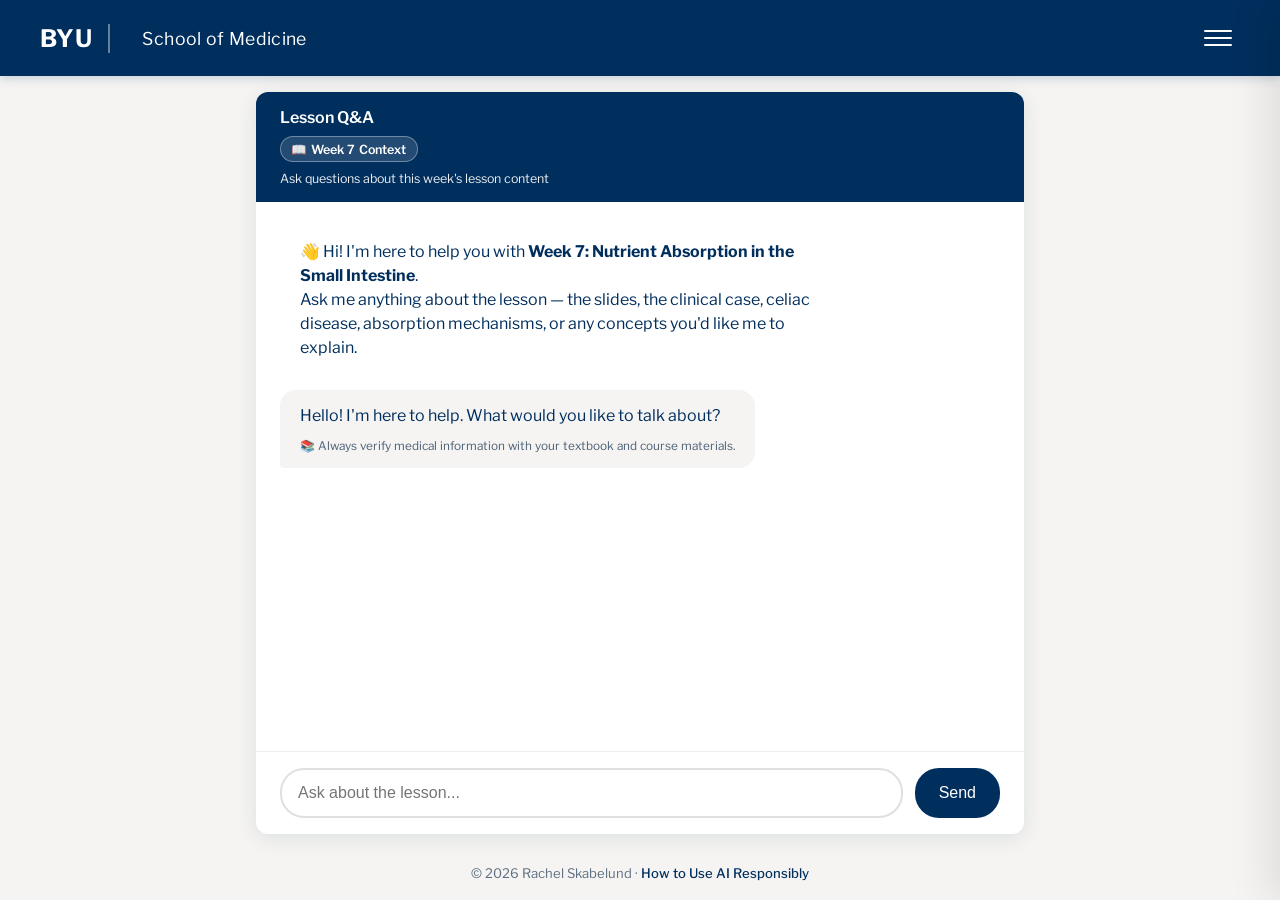
<file: chat.html>
<!DOCTYPE html>
<html lang="en">
<head>
    <meta charset="UTF-8">
    <meta name="viewport" content="width=device-width, initial-scale=1.0">
    <link rel="preconnect" href="https://fonts.googleapis.com">
    <link rel="preconnect" href="https://fonts.gstatic.com" crossorigin>
    <link href="https://fonts.googleapis.com/css2?family=Libre+Franklin:wght@400;500;600;700&family=Merriweather:wght@400;700&display=swap" rel="stylesheet">
    <title>Lesson Q&A | BYU School of Medicine</title>
    <style>
        * {
            margin: 0;
            padding: 0;
            box-sizing: border-box;
        }
        
        :root {
            --byu-navy: #002E5D;
            --byu-navy-light: #003d7a;
            --byu-white: #FFFFFF;
            --gold: #C4A55A;

            --bg-cream: #FAFAF8;
            --bg-warm: #F5F4F2;
            --bg-light: #F5F4F2;
            --border-light: #e8e6e3;

            --text-primary: #1a1a2e;
            --text-secondary: #6b6b7b;
            --text-muted: #888;

            --accent: var(--byu-navy);
            --accent-light: #e8eef5;
            --cream: var(--bg-cream);
            --warm-gray: var(--bg-warm);
            --byu-light-gray: var(--bg-light);

            --shadow-sm: 0 1px 3px rgba(0, 0, 0, 0.08);
            --shadow-md: 0 4px 12px rgba(0, 0, 0, 0.08);
            --shadow-lg: 0 8px 30px rgba(0, 0, 0, 0.12);
            --shadow-hover: 0 12px 40px rgba(0, 0, 0, 0.15);

            --transition-fast: 0.15s ease;
            --transition-med: 0.25s ease;
            --transition-slow: 0.4s ease;

            --radius-sm: 8px;
            --radius-md: 12px;
            --radius-lg: 16px;

            --space-xs: 0.25rem;
            --space-sm: 0.5rem;
            --space-md: 1rem;
            --space-lg: 1.5rem;
            --space-xl: 2rem;

            --min-touch-target: 44px;
            --focus-ring: #C4A55A;
            --focus-shadow: 0 0 0 3px rgba(196, 165, 90, 0.32);
        }
        
        html, body {
            height: 100%;
        }
        
        body {
            font-family: 'Libre Franklin', -apple-system, BlinkMacSystemFont, sans-serif;
            min-height: 100vh;
            display: flex;
            flex-direction: column;
            background: var(--byu-light-gray);
            color: var(--byu-navy);
        }

        .sr-only {
            position: absolute;
            width: 1px;
            height: 1px;
            padding: 0;
            margin: -1px;
            overflow: hidden;
            clip: rect(0, 0, 0, 0);
            white-space: nowrap;
            border: 0;
        }

        a:focus-visible,
        button:focus-visible,
        input:focus-visible,
        textarea:focus-visible,
        summary:focus-visible {
            outline: 3px solid var(--focus-ring);
            outline-offset: 2px;
            box-shadow: var(--focus-shadow);
        }
        
        header {
            background: var(--byu-navy);
            padding: 1rem 2rem;
            box-shadow: 0 2px 10px rgba(0, 46, 93, 0.2);
            position: relative;
            z-index: 100;
        }
        
        .header-inner {
            max-width: 1200px;
            margin: 0 auto;
            display: flex;
            align-items: center;
            justify-content: space-between;
        }
        
        .header-brand {
            text-decoration: none;
            display: flex;
            align-items: center;
            gap: 1rem;
            min-height: var(--min-touch-target);
        }
        
        .logo-text {
            color: var(--byu-white);
            font-size: 1.5rem;
            font-weight: 700;
            letter-spacing: 0.02em;
            padding-right: 1rem;
            border-right: 2px solid rgba(255, 255, 255, 0.4);
            margin-right: 1rem;
        }
        
        .header-text {
            color: var(--byu-white);
            font-family: 'Libre Franklin', 'Source Sans Pro', -apple-system, sans-serif;
            font-size: 1.1rem;
            font-weight: 400;
            letter-spacing: 0.02em;
        }
        
        .menu-toggle {
            display: flex;
            flex-direction: column;
            justify-content: space-around;
            width: var(--min-touch-target);
            height: var(--min-touch-target);
            min-width: var(--min-touch-target);
            min-height: var(--min-touch-target);
            background: transparent;
            border: none;
            cursor: pointer;
            padding: 10px 8px;
            z-index: 1001;
        }
        
        .menu-toggle span {
            width: 100%;
            height: 3px;
            background: var(--byu-white);
            border-radius: 2px;
            transition: all 0.3s ease;
        }
        
        .menu-toggle.active span:nth-child(1) {
            transform: rotate(45deg) translate(6px, 6px);
        }
        
        .menu-toggle.active span:nth-child(2) {
            opacity: 0;
        }
        
        .menu-toggle.active span:nth-child(3) {
            transform: rotate(-45deg) translate(6px, -6px);
        }
        
        .nav-menu {
            position: fixed;
            top: 0;
            right: -300px;
            width: 300px;
            height: 100vh;
            background: var(--byu-navy);
            padding: 80px 2rem 2rem;
            transition: right 0.3s ease;
            z-index: 1000;
            box-shadow: -4px 0 20px rgba(0, 0, 0, 0.2);
        }
        
        .nav-menu.active {
            right: 0;
        }
        
        .nav-menu ul {
            list-style: none;
        }
        
        .nav-menu li {
            margin-bottom: 1rem;
        }
        
        .nav-menu a {
            color: var(--byu-white);
            text-decoration: none;
            font-size: 1.2rem;
            min-height: var(--min-touch-target);
            padding: 0.75rem 0;
            display: flex;
            align-items: center;
            border-bottom: 1px solid rgba(255, 255, 255, 0.1);
            transition: all 0.2s ease;
        }
        
        .nav-menu a:hover {
            padding-left: 0.5rem;
            border-bottom-color: rgba(255, 255, 255, 0.4);
        }
        
        .overlay {
            position: fixed;
            top: 0;
            left: 0;
            width: 100%;
            height: 100%;
            background: rgba(0, 0, 0, 0.5);
            opacity: 0;
            visibility: hidden;
            transition: all 0.3s ease;
            z-index: 999;
        }
        
        .overlay.active {
            opacity: 1;
            visibility: visible;
        }
        
        main {
            flex: 1;
            display: flex;
            flex-direction: column;
            max-width: 800px;
            width: 100%;
            margin: 0 auto;
            padding: 1rem;
        }
        
        .ai-tips-banner {
            background: var(--byu-white);
            border-radius: 12px;
            box-shadow: 0 4px 20px rgba(0, 46, 93, 0.1);
            margin-bottom: 1rem;
            overflow: hidden;
        }
        
        .tips-header {
            background: var(--byu-navy);
            color: white;
            min-height: var(--min-touch-target);
            padding: 0.875rem 1.25rem;
            display: flex;
            justify-content: space-between;
            align-items: center;
            cursor: pointer;
            user-select: none;
        }
        
        .tips-header:hover {
            background: #001a3a;
        }
        
        .tips-title {
            font-weight: 500;
            font-size: 0.95rem;
        }
        
        .tips-toggle {
            font-size: 0.8rem;
            transition: transform 0.3s ease;
        }
        
        .tips-toggle.collapsed {
            transform: rotate(-90deg);
        }
        
        .tips-content {
            padding: 1.25rem;
            font-size: 0.9rem;
            line-height: 1.6;
            max-height: 500px;
            overflow: hidden;
            transition: max-height 0.3s ease, padding 0.3s ease;
        }
        
        .tips-content.collapsed {
            max-height: 0;
            padding-top: 0;
            padding-bottom: 0;
        }
        
        .tips-reminder {
            background: #f0f4f8;
            padding: 0.75rem 1rem;
            border-radius: 8px;
            margin-bottom: 1rem;
            border-left: 4px solid var(--byu-navy);
        }
        
        .tips-section {
            margin-bottom: 0.75rem;
        }
        
        .tips-section:last-child {
            margin-bottom: 0;
        }
        
        .tips-content ul {
            margin: 0.5rem 0 0 1.25rem;
            padding: 0;
        }
        
        .tips-content li {
            margin-bottom: 0.35rem;
        }
        
        .tips-content li:last-child {
            margin-bottom: 0;
        }
        
        .chat-container {
            flex: 1;
            display: flex;
            flex-direction: column;
            background: var(--byu-white);
            border-radius: 12px;
            box-shadow: 0 4px 20px rgba(0, 46, 93, 0.1);
            overflow: hidden;
        }
        
        .chat-header {
            background: var(--byu-navy);
            color: white;
            padding: 1rem 1.5rem;
            display: flex;
            flex-direction: column;
            gap: 0.55rem;
        }

        .chat-header-title {
            font-weight: 600;
            font-size: 1rem;
        }

        .ai-powered-badge {
            display: inline-flex;
            align-items: center;
            gap: 0.35rem;
            width: fit-content;
            padding: 0.3rem 0.65rem;
            border-radius: 999px;
            border: 1px solid rgba(255, 255, 255, 0.35);
            background: rgba(255, 255, 255, 0.14);
            font-size: 0.78rem;
            font-weight: 600;
            letter-spacing: 0.01em;
        }

        .ai-disclosure-note {
            font-size: 0.78rem;
            color: rgba(255, 255, 255, 0.92);
        }
        
        .chat-messages {
            flex: 1;
            overflow-y: auto;
            padding: 1.5rem;
            display: flex;
            flex-direction: column;
            gap: 1rem;
            min-height: 300px;
            max-height: calc(100vh - 280px);
        }
        
        .message {
            max-width: 80%;
            padding: 0.875rem 1.25rem;
            border-radius: 16px;
            line-height: 1.5;
        }

        .message-text {
            white-space: pre-wrap;
            word-break: break-word;
        }
        
        .message.user {
            background: var(--byu-navy);
            color: white;
            align-self: flex-end;
            border-bottom-right-radius: 4px;
        }
        
        .message.assistant {
            background: var(--byu-light-gray);
            color: var(--byu-navy);
            align-self: flex-start;
            border-bottom-left-radius: 4px;
        }

        .assistant-meta {
            margin-top: 0.6rem;
            display: flex;
            flex-direction: column;
            align-items: flex-start;
            gap: 0.45rem;
        }

        .assistant-verify-note {
            font-size: 0.74rem;
            line-height: 1.4;
            color: #4b6075;
        }
        
        .message.error {
            background: #fff1f1;
            color: #a11d2c;
            border: 1px solid #f2c6c6;
            align-self: center;
            font-size: 0.9rem;
            max-width: min(92%, 480px);
        }

        .error-actions {
            margin-top: 0.75rem;
            display: flex;
            justify-content: flex-end;
        }

        .retry-button {
            background: #a11d2c;
            color: white;
            border: none;
            border-radius: 999px;
            min-width: var(--min-touch-target);
            min-height: var(--min-touch-target);
            padding: 0.45rem 1rem;
            font-size: 0.82rem;
            font-weight: 600;
            cursor: pointer;
        }

        .retry-button:hover {
            background: #7f0f1d;
        }

        .copy-toast {
            position: fixed;
            left: 50%;
            bottom: 1.25rem;
            transform: translate(-50%, 12px);
            background: var(--byu-navy);
            color: white;
            font-size: 0.8rem;
            padding: 0.5rem 0.85rem;
            border-radius: 999px;
            box-shadow: 0 6px 20px rgba(0, 46, 93, 0.25);
            opacity: 0;
            pointer-events: none;
            transition: opacity 0.2s ease, transform 0.2s ease;
            z-index: 1200;
        }

        .copy-toast.visible {
            opacity: 1;
            transform: translate(-50%, 0);
        }

        footer {
            text-align: center;
            padding: 0.9rem 1.5rem 1.2rem;
            color: #5d6f82;
            font-size: 0.82rem;
        }

        footer a {
            color: var(--byu-navy);
            text-decoration: none;
            font-weight: 500;
        }

        footer a:hover {
            text-decoration: underline;
        }
        
        .chat-input-container {
            padding: 1rem 1.5rem;
            border-top: 1px solid #eee;
            display: flex;
            gap: 0.75rem;
        }
        
        .chat-input {
            flex: 1;
            min-height: var(--min-touch-target);
            padding: 0.875rem 1rem;
            border: 2px solid #e0e0e0;
            border-radius: 24px;
            font-size: 1rem;
            outline: none;
            transition: border-color 0.2s;
        }
        
        .chat-input:focus {
            border-color: var(--byu-navy);
        }
        
        .chat-send {
            background: var(--byu-navy);
            color: white;
            border: none;
            min-width: var(--min-touch-target);
            min-height: var(--min-touch-target);
            padding: 0.875rem 1.5rem;
            border-radius: 24px;
            font-size: 1rem;
            font-weight: 500;
            cursor: pointer;
            transition: background 0.2s;
        }
        
        .chat-send:hover {
            background: #001a3a;
        }
        
        .chat-send:disabled {
            background: #999;
            cursor: not-allowed;
        }
        
        .typing-indicator {
            display: none;
            align-self: flex-start;
            padding: 1rem 1.25rem;
            background: var(--byu-light-gray);
            border-radius: 16px;
            border-bottom-left-radius: 4px;
        }
        
        .typing-indicator.visible {
            display: block;
        }
        
        .typing-indicator span {
            display: inline-block;
            width: 8px;
            height: 8px;
            background: #999;
            border-radius: 50%;
            margin-right: 4px;
            animation: bounce 1.4s infinite ease-in-out;
        }
        
        .typing-indicator span:nth-child(1) { animation-delay: 0s; }
        .typing-indicator span:nth-child(2) { animation-delay: 0.2s; }
        .typing-indicator span:nth-child(3) { animation-delay: 0.4s; margin-right: 0; }
        
        @keyframes bounce {
            0%, 80%, 100% { transform: translateY(0); }
            40% { transform: translateY(-6px); }
        }

        @media (prefers-reduced-motion: reduce) {
            html {
                scroll-behavior: auto;
            }

            *, *::before, *::after {
                animation-duration: 0.01ms !important;
                animation-iteration-count: 1 !important;
                transition-duration: 0.01ms !important;
                scroll-behavior: auto !important;
            }

            .typing-indicator span,
            .tips-toggle {
                animation: none !important;
                transform: none !important;
            }
        }
        
        /* Mobile responsive */
        @media (max-width: 640px) {
            header {
                padding: 0.75rem 1rem;
            }
            
            .header-brand {
            text-decoration: none;
                gap: 0.75rem;
            }
            
            .logo-text {
                font-size: 1.25rem;
                padding-right: 0.75rem;
                margin-right: 0.75rem;
            }
            
            .header-text {
                font-size: 0.9rem;
            }

            .chat-header {
                padding: 0.9rem 1rem;
            }

            .ai-disclosure-note {
                font-size: 0.72rem;
            }
            
            main {
                padding: 0.5rem;
            }
            
            .chat-messages {
                padding: 1rem;
                max-height: calc(100vh - 240px);
            }
            
            .message {
                max-width: 90%;
            }
            
            .chat-input-container {
                padding: 0.75rem 1rem;
            }
            
            .nav-menu {
                width: 260px;
                right: -260px;
            }
        }
    </style>
    <link rel="stylesheet" href="nav.css">
</head>
<body>
    <header>
        <div class="header-inner">
            <a href="index.html" class="header-brand">
                <span class="logo-text">BYU</span>
                <span class="header-text">School of Medicine</span>
            </a>
            <button class="menu-toggle" aria-label="Menu" onclick="toggleMenu()">
                <span></span>
                <span></span>
                <span></span>
            </button>
        </div>
    </header>
    
    <div class="overlay" onclick="toggleMenu()"></div>
    
    <nav class="nav-menu">
        <ul>
            <li><a href="index.html"><span class="nav-icon"><svg viewBox="0 0 24 24" fill="none" stroke="#002E5D" stroke-width="1.5" stroke-linecap="round" stroke-linejoin="round"><path d="M3 9l9-7 9 7v11a2 2 0 0 1-2 2H5a2 2 0 0 1-2-2z"></path><polyline points="9 22 9 12 15 12 15 22"></polyline></svg></span> Home</a></li>
            <li><a href="lesson.html"><span class="nav-icon"><svg viewBox="0 0 24 24" fill="none" stroke="#002E5D" stroke-width="1.5" stroke-linecap="round" stroke-linejoin="round"><rect x="3" y="4" width="18" height="18" rx="2" ry="2"></rect><line x1="16" y1="2" x2="16" y2="6"></line><line x1="8" y1="2" x2="8" y2="6"></line><line x1="3" y1="10" x2="21" y2="10"></line></svg></span> This Week's Lesson</a></li>
            <li><a href="tutor.html"><span class="nav-icon"><svg viewBox="0 0 24 24" fill="none" stroke="#002E5D" stroke-width="1.5" stroke-linecap="round" stroke-linejoin="round"><path d="M4.8 2.3A.3.3 0 1 0 5 2H4a2 2 0 0 0-2 2v5a6 6 0 0 0 6 6v0a6 6 0 0 0 6-6V4a2 2 0 0 0-2-2h-1a.2.2 0 1 0 .3.3"></path><path d="M8 15v1a6 6 0 0 0 6 6v0a3 3 0 0 0 3-3v-3"></path><circle cx="17" cy="13" r="2"></circle></svg></span> Practice with a Patient</a></li>
            <li><a href="chat.html" class="active"><span class="nav-icon"><svg viewBox="0 0 24 24" fill="none" stroke="#002E5D" stroke-width="1.5" stroke-linecap="round" stroke-linejoin="round"><path d="M21 15a2 2 0 0 1-2 2H7l-4 4V5a2 2 0 0 1 2-2h14a2 2 0 0 1 2 2z"></path><circle cx="9" cy="10" r="1" fill="#002E5D" stroke="none"></circle><circle cx="12" cy="10" r="1" fill="#002E5D" stroke="none"></circle><circle cx="15" cy="10" r="1" fill="#002E5D" stroke="none"></circle></svg></span> AI Chat</a></li>
            <li><a href="ai-guide.html"><span class="nav-icon"><svg viewBox="0 0 24 24" fill="none" stroke="#002E5D" stroke-width="1.5" stroke-linecap="round" stroke-linejoin="round"><path d="M4 19.5A2.5 2.5 0 0 1 6.5 17H20"></path><path d="M6.5 2H20v20H6.5A2.5 2.5 0 0 1 4 19.5v-15A2.5 2.5 0 0 1 6.5 2z"></path><line x1="8" y1="7" x2="16" y2="7"></line><line x1="8" y1="11" x2="14" y2="11"></line></svg></span> AI Guide</a></li>
        </ul>
    </nav>
    
    <main>
        <div class="chat-container">
            <div class="chat-header">
                <div class="chat-header-title">Lesson Q&A</div>
                <span class="ai-powered-badge">📖 Week 7 Context</span>
                <span class="ai-disclosure-note">Ask questions about this week's lesson content</span>
            </div>
            <div class="chat-messages" id="chatMessages" role="log" aria-live="polite" aria-relevant="additions text">
                <div class="message ai">
                    <div class="message-content">
                        <p>👋 Hi! I'm here to help you with <strong>Week 7: Nutrient Absorption in the Small Intestine</strong>.</p>
                        <p>Ask me anything about the lesson — the slides, the clinical case, celiac disease, absorption mechanisms, or any concepts you'd like me to explain.</p>
                    </div>
                </div>
            </div>
            <div class="typing-indicator" id="typingIndicator" aria-hidden="true">
                <span></span><span></span><span></span>
            </div>
            <div class="chat-input-container">
                <label for="chatInput" class="sr-only">Message to AI assistant</label>
                <input 
                    type="text" 
                    class="chat-input" 
                    id="chatInput" 
                    placeholder="Ask about the lesson..."
                    onkeypress="handleKeyPress(event)"
                >
                <button class="chat-send" id="sendBtn" onclick="sendMessage()" aria-label="Send message">Send</button>
            </div>
        </div>
    </main>

    <footer>
        &copy; 2026 Rachel Skabelund · <a href="ai-guide.html#responsible-use">How to Use AI Responsibly</a>
    </footer>

    <div class="copy-toast" id="copyToast" role="status" aria-live="polite">Copied!</div>
    
    <script>
        function toggleMenu() {
            document.querySelector('.menu-toggle').classList.toggle('active');
            document.querySelector('.nav-menu').classList.toggle('active');
            document.querySelector('.overlay').classList.toggle('active');
            document.body.style.overflow = document.body.style.overflow === 'hidden' ? '' : 'hidden';
        }
        
        // Close menu on escape
        document.addEventListener('keydown', (e) => {
            if (e.key === 'Escape') {
                document.querySelector('.menu-toggle').classList.remove('active');
                document.querySelector('.nav-menu').classList.remove('active');
                document.querySelector('.overlay').classList.remove('active');
                document.body.style.overflow = '';
            }
        });
        
        const chatMessages = document.getElementById('chatMessages');
        const chatInput = document.getElementById('chatInput');
        const sendBtn = document.getElementById('sendBtn');
        const typingIndicator = document.getElementById('typingIndicator');
        const copyToast = document.getElementById('copyToast');
        let conversationHistory = [];
        let toastTimer;
        let pendingRetry = null;
        
        // Full lesson context for AI
        const LESSON_CONTEXT = {
            course: "MED 604 - Medical Metabolism",
            week: 7,
            topic: "Nutrient Absorption in the Small Intestine",
            objectives: [
                "Identify key nutrients absorbed and their locations in the small intestine",
                "Connect clinical presentation of GI pathologies to plausible biochemical pathways",
                "Utilize AI tools to deepen understanding of nutrient absorption in the small intestine"
            ],
            slides: [
                {
                    number: 1,
                    title: "Title Slide",
                    content: "Week 7: Nutrient Absorption in the Small Intestine. Scripture from D&C 89:16, 18 about grain and health."
                },
                {
                    number: 2,
                    title: "Learning Objectives",
                    content: "Three objectives covering nutrient absorption locations, clinical-biochemical connections, and AI tool usage."
                },
                {
                    number: 3,
                    title: "Review of Primary Locations for Nutrient Absorption",
                    content: "Diagram showing: Duodenum absorbs iron, calcium, fat-soluble vitamins. Jejunum (primary absorption site) handles carbohydrates, proteins, fats, water-soluble vitamins. Ileum absorbs vitamin B12 and bile salts.",
                    image: "GI tract diagram showing the three regions of the small intestine with labeled nutrient absorption sites."
                },
                {
                    number: 4,
                    title: "Clinical Case",
                    content: "41-year-old Algerian woman with hemoglobin 7.8 g/dL, unmeasurable ferritin, on hormone therapy for endometriosis (no menstrual bleeding 5 years). Symptoms: shortness of breath, pallor. Iron supplements raised hemoglobin to 12 g/dL. Four years later: wrist fracture from low-impact fall, DEXA showed osteoporosis. Question: What is the most likely underlying cause? Options: A) Cation transporter deficiency, B) Chronic hepatitis B, C) Chronic small intestine bacteria overgrowth, D) Celiac Disease",
                    image: "Patient photo for the clinical case."
                },
                {
                    number: 5,
                    title: "Gaps in Knowledge",
                    content: "Interactive slide where students identify gaps in understanding and formulate questions."
                },
                {
                    number: 6,
                    title: "AI-Assisted Learning",
                    content: "Students use AI chat to explore their knowledge gaps and answer questions about the case and nutrient absorption."
                },
                {
                    number: 7,
                    title: "Discussion & Case Answer",
                    content: "The answer is D) Celiac Disease. Explanation: The patient shows signs of iron malabsorption (anemia despite no blood loss) and calcium/vitamin D malabsorption (osteoporosis). Celiac disease causes villous atrophy in the small intestine, reducing absorptive surface area. Her Algerian descent is relevant as celiac disease is common in North African populations.",
                    image: "Biopsy comparison showing healthy duodenal villi vs. celiac disease with villous atrophy, crypt hyperplasia, and increased intraepithelial lymphocytes."
                },
                {
                    number: 8,
                    title: "Case Review - Celiac Disease Pathophysiology",
                    content: "Celiac disease is an autoimmune condition triggered by gluten. In genetically susceptible individuals (HLA-DQ2/DQ8), gluten peptides trigger immune response causing villous atrophy. This reduces surface area for absorption of iron (duodenum), calcium and vitamin D (proximal small intestine), leading to anemia and osteoporosis.",
                    image: "Diagram comparing normal villi structure vs. celiac disease damaged villi."
                },
                {
                    number: 9,
                    title: "Summary & Key Takeaways",
                    content: "Key points: Different nutrients absorbed in specific regions of small intestine. Celiac disease causes malabsorption through villous atrophy. Clinical presentation (anemia + osteoporosis without obvious cause) should raise suspicion for malabsorption syndromes."
                }
            ],
            keyTerms: [
                "Villous atrophy - flattening of intestinal villi reducing absorptive surface",
                "Celiac disease - autoimmune reaction to gluten causing small intestine damage",
                "Malabsorption - impaired nutrient uptake from the GI tract",
                "Duodenum - first part of small intestine, absorbs iron, calcium, fat-soluble vitamins",
                "Jejunum - middle section, primary site for most nutrient absorption",
                "Ileum - final section, absorbs B12 and bile salts"
            ]
        };
        
        // Check for pre-filled prompt from URL
        (function() {
            const params = new URLSearchParams(window.location.search);
            const prompt = params.get('prompt');
            if (prompt) {
                chatInput.value = decodeURIComponent(prompt);
                chatInput.style.height = 'auto';
                chatInput.style.height = Math.min(chatInput.scrollHeight, 200) + 'px';
                chatInput.focus();
                // Clean URL without reload
                window.history.replaceState({}, '', window.location.pathname);
            }
        })();
        
        function showCopyToast(text = 'Copied!') {
            if (!copyToast) return;
            copyToast.textContent = text;
            copyToast.classList.add('visible');
            clearTimeout(toastTimer);
            toastTimer = setTimeout(() => copyToast.classList.remove('visible'), 1400);
        }

        function fallbackCopyText(text) {
            const helper = document.createElement('textarea');
            helper.value = text;
            helper.setAttribute('readonly', '');
            helper.style.position = 'absolute';
            helper.style.left = '-9999px';
            document.body.appendChild(helper);
            helper.select();
            document.execCommand('copy');
            document.body.removeChild(helper);
        }

        function addMessage(content, role, options = {}) {
            const { includeAiFooter = role === 'assistant' } = options;
            const messageDiv = document.createElement('div');
            messageDiv.className = `message ${role}`;

            const textDiv = document.createElement('div');
            textDiv.className = 'message-text';
            textDiv.textContent = content;
            messageDiv.appendChild(textDiv);

            if (role === 'assistant' && includeAiFooter) {
                const metaDiv = document.createElement('div');
                metaDiv.className = 'assistant-meta';

                const verifyNote = document.createElement('div');
                verifyNote.className = 'assistant-verify-note';
                verifyNote.textContent = '📚 Always verify medical information with your textbook and course materials.';

                metaDiv.appendChild(verifyNote);
                messageDiv.appendChild(metaDiv);
            }

            chatMessages.appendChild(messageDiv);
            chatMessages.scrollTop = chatMessages.scrollHeight;
            return messageDiv;
        }

        function clearPendingRetry() {
            if (pendingRetry?.element && pendingRetry.element.isConnected) {
                pendingRetry.element.remove();
            }
            pendingRetry = null;
        }

        function addErrorMessage(content, retryMessage) {
            clearPendingRetry();

            const messageDiv = document.createElement('div');
            messageDiv.className = 'message error';

            const textDiv = document.createElement('div');
            textDiv.className = 'message-text';
            textDiv.textContent = content;
            messageDiv.appendChild(textDiv);

            const actionsDiv = document.createElement('div');
            actionsDiv.className = 'error-actions';

            const retryBtn = document.createElement('button');
            retryBtn.type = 'button';
            retryBtn.className = 'retry-button';
            retryBtn.textContent = 'Retry';
            retryBtn.addEventListener('click', () => retryFailedMessage(retryMessage));

            actionsDiv.appendChild(retryBtn);
            messageDiv.appendChild(actionsDiv);

            chatMessages.appendChild(messageDiv);
            chatMessages.scrollTop = chatMessages.scrollHeight;
            pendingRetry = { message: retryMessage, element: messageDiv };
        }

        function retryFailedMessage(message) {
            if (!message) return;
            chatInput.value = message;
            sendMessage({ retryMessage: message, skipUserMessage: true });
        }

        addMessage('Hello! I\'m here to help. What would you like to talk about?', 'assistant');
        
        function handleKeyPress(event) {
            if (event.key === 'Enter' && !event.shiftKey) {
                event.preventDefault();
                sendMessage();
            }
        }
        
        async function sendMessage(options = {}) {
            const { retryMessage = '', skipUserMessage = false } = options;
            const message = (skipUserMessage ? retryMessage : chatInput.value).trim();
            if (!message) return;

            clearPendingRetry();

            if (!skipUserMessage) {
                addMessage(message, 'user');
                conversationHistory.push({ role: 'user', content: message });
                chatInput.value = '';
            }

            sendBtn.disabled = true;
            typingIndicator.classList.add('visible');
            
            try {
                const response = await fetch('/api/chat', {
                    method: 'POST',
                    headers: {
                        'Content-Type': 'application/json'
                    },
                    body: JSON.stringify({
                        messages: conversationHistory,
                        lessonContext: LESSON_CONTEXT
                    })
                });

                const data = await response.json();
                
                if (!response.ok) {
                    throw new Error(data.error || 'Failed to get response');
                }

                addMessage(data.content, 'assistant');
                conversationHistory.push({ role: 'assistant', content: data.content });
            } catch (error) {
                console.error('Chat error:', error);
                chatInput.value = message;
                addErrorMessage('Sorry, I couldn\'t reach the AI service. Your message was preserved — tap Retry to send again.', message);
            } finally {
                sendBtn.disabled = false;
                typingIndicator.classList.remove('visible');
                chatInput.focus();
            }
        }
    </script>
</body>
</html>
</file>
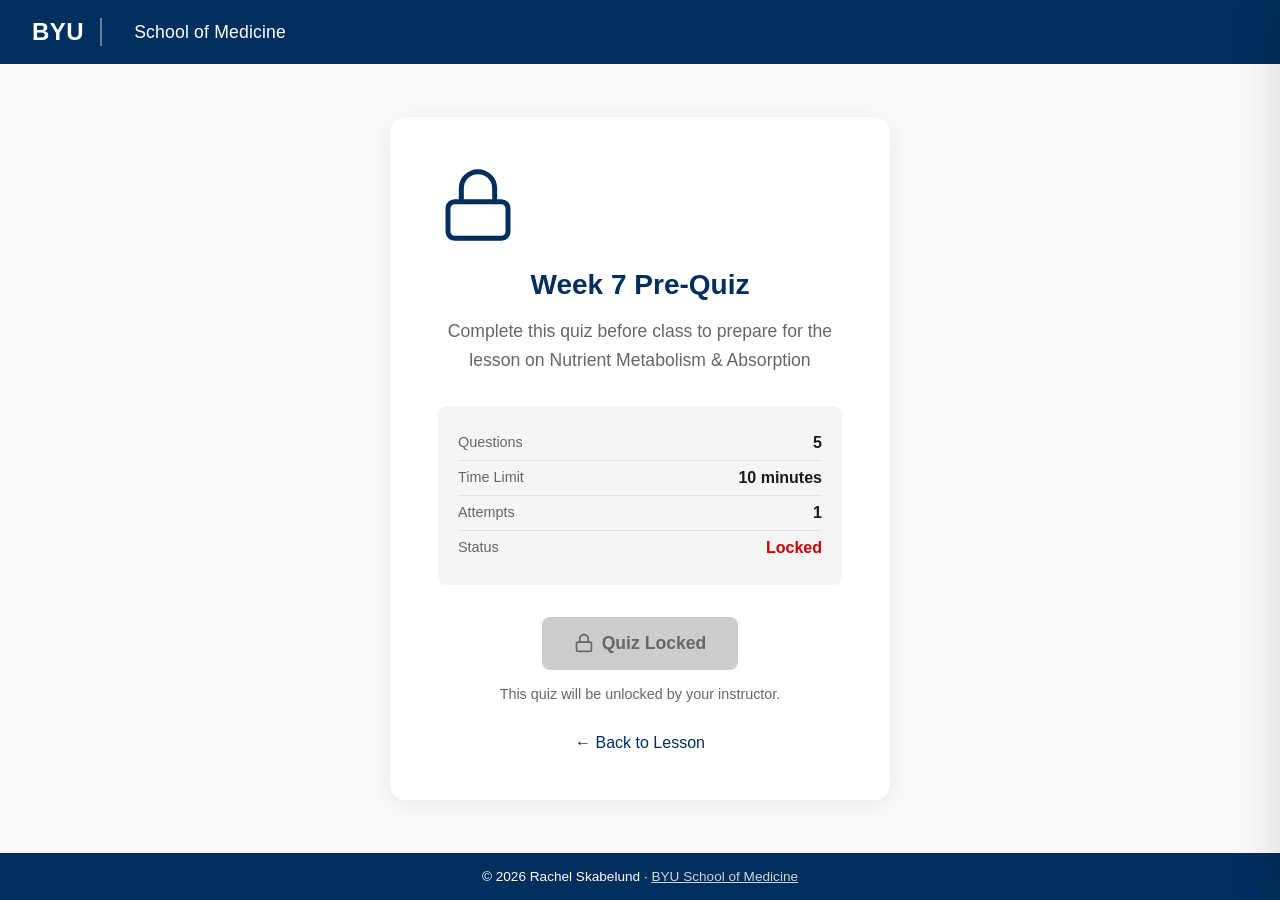
<file: prequiz.html>
<!DOCTYPE html>
<html lang="en">
<head>
    <meta charset="UTF-8">
    <meta name="viewport" content="width=device-width, initial-scale=1.0">
    <title>Week 7 Pre-Quiz — BYU School of Medicine</title>
    <link rel="stylesheet" href="nav.css">
    <style>
        :root {
            --byu-navy: #002E5D;
            --byu-white: #FFFFFF;
            --bg-cream: #FAFAF8;
            --text-primary: #1a1a1a;
            --text-secondary: #666;
            --radius-md: 8px;
            --transition-fast: 0.2s ease;
        }
        
        * {
            margin: 0;
            padding: 0;
            box-sizing: border-box;
        }
        
        body {
            font-family: -apple-system, BlinkMacSystemFont, 'Segoe UI', Roboto, Oxygen, Ubuntu, sans-serif;
            background: var(--bg-cream);
            color: var(--text-primary);
            min-height: 100vh;
            display: flex;
            flex-direction: column;
        }
        
        header {
            background: var(--byu-navy);
            padding: 1rem 2rem;
            display: flex;
            justify-content: space-between;
            align-items: center;
        }
        
        .header-brand {
            display: flex;
            align-items: center;
            gap: 1rem;
            text-decoration: none;
            color: var(--byu-white);
        }
        
        .logo-text {
            color: var(--byu-white);
            font-size: 1.5rem;
            font-weight: 700;
            letter-spacing: 0.02em;
            padding-right: 1rem;
            border-right: 2px solid rgba(255, 255, 255, 0.4);
            margin-right: 1rem;
        }
        
        .header-text {
            font-size: 1.1rem;
            font-weight: 400;
            letter-spacing: 0.01em;
        }
        
        main {
            flex: 1;
            display: flex;
            flex-direction: column;
            align-items: center;
            justify-content: center;
            padding: 3rem 1.5rem;
        }
        
        .quiz-container {
            background: white;
            border-radius: 16px;
            box-shadow: 0 4px 24px rgba(0,0,0,0.08);
            padding: 3rem;
            max-width: 500px;
            width: 100%;
            text-align: center;
        }
        
        .lock-icon {
            width: 80px;
            height: 80px;
            margin-bottom: 1.5rem;
        }
        
        .lock-icon svg {
            width: 100%;
            height: 100%;
        }
        
        h1 {
            color: var(--byu-navy);
            font-size: 1.75rem;
            margin-bottom: 1rem;
        }
        
        .quiz-description {
            color: var(--text-secondary);
            font-size: 1.1rem;
            line-height: 1.6;
            margin-bottom: 2rem;
        }
        
        .quiz-info {
            background: #f5f5f5;
            border-radius: 8px;
            padding: 1.25rem;
            margin-bottom: 2rem;
        }
        
        .quiz-info-item {
            display: flex;
            justify-content: space-between;
            padding: 0.5rem 0;
            border-bottom: 1px solid #e0e0e0;
        }
        
        .quiz-info-item:last-child {
            border-bottom: none;
        }
        
        .quiz-info-label {
            color: var(--text-secondary);
            font-size: 0.9rem;
        }
        
        .quiz-info-value {
            font-weight: 600;
            color: var(--text-primary);
        }
        
        .locked-button {
            background: #ccc;
            color: #666;
            border: none;
            padding: 1rem 2rem;
            font-size: 1.1rem;
            font-weight: 600;
            border-radius: 8px;
            cursor: not-allowed;
            display: inline-flex;
            align-items: center;
            gap: 0.5rem;
        }
        
        .locked-button svg {
            width: 20px;
            height: 20px;
        }
        
        .locked-message {
            margin-top: 1rem;
            font-size: 0.9rem;
            color: var(--text-secondary);
        }
        
        .back-link {
            margin-top: 2rem;
            display: inline-block;
            color: var(--byu-navy);
            text-decoration: none;
            font-weight: 500;
        }
        
        .back-link:hover {
            text-decoration: underline;
        }
        
        footer {
            background: var(--byu-navy);
            color: var(--byu-white);
            text-align: center;
            padding: 1rem;
            font-size: 0.85rem;
        }
        
        footer a {
            color: var(--byu-white);
            opacity: 0.8;
        }
    </style>
</head>
<body>
    <div class="overlay" onclick="toggleMenu()"></div>
    
    <header>
        <a href="index.html" class="header-brand">
            <span class="logo-text">BYU</span>
            <span class="header-text">School of Medicine</span>
        </a>
        <button class="menu-toggle" onclick="toggleMenu()" aria-label="Toggle menu">
            <span></span>
            <span></span>
            <span></span>
        </button>
    </header>
    
    <nav class="nav-menu">
        <ul>
            <li><a href="index.html"><span class="nav-icon"><svg viewBox="0 0 24 24" fill="none" stroke="#002E5D" stroke-width="1.5" stroke-linecap="round" stroke-linejoin="round"><path d="M3 9l9-7 9 7v11a2 2 0 0 1-2 2H5a2 2 0 0 1-2-2z"></path><polyline points="9 22 9 12 15 12 15 22"></polyline></svg></span> Home</a></li>
            <li><a href="lesson.html"><span class="nav-icon"><svg viewBox="0 0 24 24" fill="none" stroke="#002E5D" stroke-width="1.5" stroke-linecap="round" stroke-linejoin="round"><rect x="3" y="4" width="18" height="18" rx="2" ry="2"></rect><line x1="16" y1="2" x2="16" y2="6"></line><line x1="8" y1="2" x2="8" y2="6"></line><line x1="3" y1="10" x2="21" y2="10"></line></svg></span> This Week's Lesson</a></li>
            <li><a href="tutor.html"><span class="nav-icon"><svg viewBox="0 0 24 24" fill="none" stroke="#002E5D" stroke-width="1.5" stroke-linecap="round" stroke-linejoin="round"><path d="M4.8 2.3A.3.3 0 1 0 5 2H4a2 2 0 0 0-2 2v5a6 6 0 0 0 6 6v0a6 6 0 0 0 6-6V4a2 2 0 0 0-2-2h-1a.2.2 0 1 0 .3.3"></path><path d="M8 15v1a6 6 0 0 0 6 6v0a3 3 0 0 0 3-3v-3"></path><circle cx="17" cy="13" r="2"></circle></svg></span> Practice with a Patient</a></li>
            <li><a href="chat.html"><span class="nav-icon"><svg viewBox="0 0 24 24" fill="none" stroke="#002E5D" stroke-width="1.5" stroke-linecap="round" stroke-linejoin="round"><path d="M21 15a2 2 0 0 1-2 2H7l-4 4V5a2 2 0 0 1 2-2h14a2 2 0 0 1 2 2z"></path><circle cx="9" cy="10" r="1" fill="#002E5D" stroke="none"></circle><circle cx="12" cy="10" r="1" fill="#002E5D" stroke="none"></circle><circle cx="15" cy="10" r="1" fill="#002E5D" stroke="none"></circle></svg></span> AI Chat</a></li>
            <li><a href="ai-guide.html"><span class="nav-icon"><svg viewBox="0 0 24 24" fill="none" stroke="#002E5D" stroke-width="1.5" stroke-linecap="round" stroke-linejoin="round"><path d="M4 19.5A2.5 2.5 0 0 1 6.5 17H20"></path><path d="M6.5 2H20v20H6.5A2.5 2.5 0 0 1 4 19.5v-15A2.5 2.5 0 0 1 6.5 2z"></path><line x1="8" y1="7" x2="16" y2="7"></line><line x1="8" y1="11" x2="14" y2="11"></line></svg></span> AI Guide</a></li>
        </ul>
    </nav>
    
    <main>
        <div class="quiz-container">
            <div class="lock-icon">
                <svg viewBox="0 0 24 24" fill="none" stroke="#002E5D" stroke-width="1.5" stroke-linecap="round" stroke-linejoin="round">
                    <rect x="3" y="11" width="18" height="11" rx="2" ry="2"></rect>
                    <path d="M7 11V7a5 5 0 0 1 10 0v4"></path>
                </svg>
            </div>
            
            <h1>Week 7 Pre-Quiz</h1>
            <p class="quiz-description">Complete this quiz before class to prepare for the lesson on Nutrient Metabolism & Absorption</p>
            
            <div class="quiz-info">
                <div class="quiz-info-item">
                    <span class="quiz-info-label">Questions</span>
                    <span class="quiz-info-value">5</span>
                </div>
                <div class="quiz-info-item">
                    <span class="quiz-info-label">Time Limit</span>
                    <span class="quiz-info-value">10 minutes</span>
                </div>
                <div class="quiz-info-item">
                    <span class="quiz-info-label">Attempts</span>
                    <span class="quiz-info-value">1</span>
                </div>
                <div class="quiz-info-item">
                    <span class="quiz-info-label">Status</span>
                    <span class="quiz-info-value" style="color: #c00;">Locked</span>
                </div>
            </div>
            
            <button class="locked-button" disabled>
                <svg viewBox="0 0 24 24" fill="none" stroke="currentColor" stroke-width="2" stroke-linecap="round" stroke-linejoin="round">
                    <rect x="3" y="11" width="18" height="11" rx="2" ry="2"></rect>
                    <path d="M7 11V7a5 5 0 0 1 10 0v4"></path>
                </svg>
                Quiz Locked
            </button>
            
            <p class="locked-message">This quiz will be unlocked by your instructor.</p>
            
            <a href="lesson.html" class="back-link">← Back to Lesson</a>
        </div>
    </main>
    
    <footer>
        &copy; 2026 Rachel Skabelund · <a href="https://byu.edu">BYU School of Medicine</a>
    </footer>
    
    <script>
        function toggleMenu() {
            document.querySelector('.menu-toggle').classList.toggle('active');
            document.querySelector('.nav-menu').classList.toggle('active');
            document.querySelector('.overlay').classList.toggle('active');
            document.body.style.overflow = document.body.style.overflow === 'hidden' ? '' : 'hidden';
        }
        
        document.addEventListener('keydown', (e) => {
            if (e.key === 'Escape') {
                document.querySelector('.menu-toggle').classList.remove('active');
                document.querySelector('.nav-menu').classList.remove('active');
                document.querySelector('.overlay').classList.remove('active');
                document.body.style.overflow = '';
            }
        });
    </script>
</body>
</html>
</file>
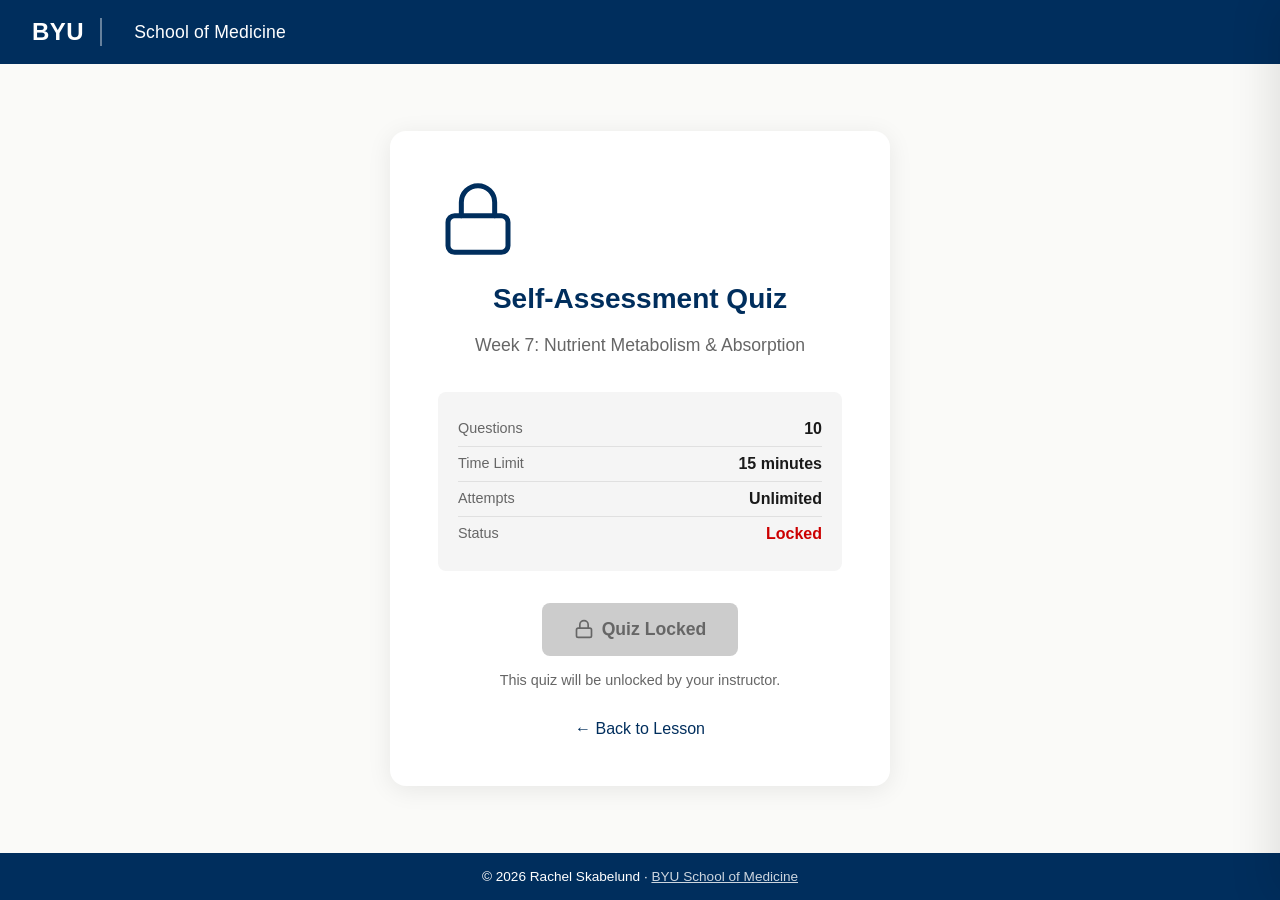
<file: quiz.html>
<!DOCTYPE html>
<html lang="en">
<head>
    <meta charset="UTF-8">
    <meta name="viewport" content="width=device-width, initial-scale=1.0">
    <title>Self-Assessment Quiz — BYU School of Medicine</title>
    <link rel="stylesheet" href="nav.css">
    <style>
        :root {
            --byu-navy: #002E5D;
            --byu-white: #FFFFFF;
            --bg-cream: #FAFAF8;
            --text-primary: #1a1a1a;
            --text-secondary: #666;
            --radius-md: 8px;
            --transition-fast: 0.2s ease;
        }
        
        * {
            margin: 0;
            padding: 0;
            box-sizing: border-box;
        }
        
        body {
            font-family: -apple-system, BlinkMacSystemFont, 'Segoe UI', Roboto, Oxygen, Ubuntu, sans-serif;
            background: var(--bg-cream);
            color: var(--text-primary);
            min-height: 100vh;
            display: flex;
            flex-direction: column;
        }
        
        header {
            background: var(--byu-navy);
            padding: 1rem 2rem;
            display: flex;
            justify-content: space-between;
            align-items: center;
        }
        
        .header-brand {
            display: flex;
            align-items: center;
            gap: 1rem;
            text-decoration: none;
            color: var(--byu-white);
        }
        
        .logo-text {
            color: var(--byu-white);
            font-size: 1.5rem;
            font-weight: 700;
            letter-spacing: 0.02em;
            padding-right: 1rem;
            border-right: 2px solid rgba(255, 255, 255, 0.4);
            margin-right: 1rem;
        }
        
        .header-text {
            font-size: 1.1rem;
            font-weight: 400;
            letter-spacing: 0.01em;
        }
        
        main {
            flex: 1;
            display: flex;
            flex-direction: column;
            align-items: center;
            justify-content: center;
            padding: 3rem 1.5rem;
        }
        
        .quiz-container {
            background: white;
            border-radius: 16px;
            box-shadow: 0 4px 24px rgba(0,0,0,0.08);
            padding: 3rem;
            max-width: 500px;
            width: 100%;
            text-align: center;
        }
        
        .lock-icon {
            width: 80px;
            height: 80px;
            margin-bottom: 1.5rem;
        }
        
        .lock-icon svg {
            width: 100%;
            height: 100%;
        }
        
        h1 {
            color: var(--byu-navy);
            font-size: 1.75rem;
            margin-bottom: 1rem;
        }
        
        .quiz-description {
            color: var(--text-secondary);
            font-size: 1.1rem;
            line-height: 1.6;
            margin-bottom: 2rem;
        }
        
        .quiz-info {
            background: #f5f5f5;
            border-radius: 8px;
            padding: 1.25rem;
            margin-bottom: 2rem;
        }
        
        .quiz-info-item {
            display: flex;
            justify-content: space-between;
            padding: 0.5rem 0;
            border-bottom: 1px solid #e0e0e0;
        }
        
        .quiz-info-item:last-child {
            border-bottom: none;
        }
        
        .quiz-info-label {
            color: var(--text-secondary);
            font-size: 0.9rem;
        }
        
        .quiz-info-value {
            font-weight: 600;
            color: var(--text-primary);
        }
        
        .locked-button {
            background: #ccc;
            color: #666;
            border: none;
            padding: 1rem 2rem;
            font-size: 1.1rem;
            font-weight: 600;
            border-radius: 8px;
            cursor: not-allowed;
            display: inline-flex;
            align-items: center;
            gap: 0.5rem;
        }
        
        .locked-button svg {
            width: 20px;
            height: 20px;
        }
        
        .locked-message {
            margin-top: 1rem;
            font-size: 0.9rem;
            color: var(--text-secondary);
        }
        
        .back-link {
            margin-top: 2rem;
            display: inline-block;
            color: var(--byu-navy);
            text-decoration: none;
            font-weight: 500;
        }
        
        .back-link:hover {
            text-decoration: underline;
        }
        
        footer {
            background: var(--byu-navy);
            color: var(--byu-white);
            text-align: center;
            padding: 1rem;
            font-size: 0.85rem;
        }
        
        footer a {
            color: var(--byu-white);
            opacity: 0.8;
        }
    </style>
</head>
<body>
    <div class="overlay" onclick="toggleMenu()"></div>
    
    <header>
        <a href="index.html" class="header-brand">
            <span class="logo-text">BYU</span>
            <span class="header-text">School of Medicine</span>
        </a>
        <button class="menu-toggle" onclick="toggleMenu()" aria-label="Toggle menu">
            <span></span>
            <span></span>
            <span></span>
        </button>
    </header>
    
    <nav class="nav-menu">
        <ul>
            <li><a href="index.html"><span class="nav-icon"><svg viewBox="0 0 24 24" fill="none" stroke="#002E5D" stroke-width="1.5" stroke-linecap="round" stroke-linejoin="round"><path d="M3 9l9-7 9 7v11a2 2 0 0 1-2 2H5a2 2 0 0 1-2-2z"></path><polyline points="9 22 9 12 15 12 15 22"></polyline></svg></span> Home</a></li>
            <li><a href="lesson.html"><span class="nav-icon"><svg viewBox="0 0 24 24" fill="none" stroke="#002E5D" stroke-width="1.5" stroke-linecap="round" stroke-linejoin="round"><rect x="3" y="4" width="18" height="18" rx="2" ry="2"></rect><line x1="16" y1="2" x2="16" y2="6"></line><line x1="8" y1="2" x2="8" y2="6"></line><line x1="3" y1="10" x2="21" y2="10"></line></svg></span> This Week's Lesson</a></li>
            <li><a href="tutor.html"><span class="nav-icon"><svg viewBox="0 0 24 24" fill="none" stroke="#002E5D" stroke-width="1.5" stroke-linecap="round" stroke-linejoin="round"><path d="M4.8 2.3A.3.3 0 1 0 5 2H4a2 2 0 0 0-2 2v5a6 6 0 0 0 6 6v0a6 6 0 0 0 6-6V4a2 2 0 0 0-2-2h-1a.2.2 0 1 0 .3.3"></path><path d="M8 15v1a6 6 0 0 0 6 6v0a3 3 0 0 0 3-3v-3"></path><circle cx="17" cy="13" r="2"></circle></svg></span> Practice with a Patient</a></li>
            <li><a href="chat.html"><span class="nav-icon"><svg viewBox="0 0 24 24" fill="none" stroke="#002E5D" stroke-width="1.5" stroke-linecap="round" stroke-linejoin="round"><path d="M21 15a2 2 0 0 1-2 2H7l-4 4V5a2 2 0 0 1 2-2h14a2 2 0 0 1 2 2z"></path><circle cx="9" cy="10" r="1" fill="#002E5D" stroke="none"></circle><circle cx="12" cy="10" r="1" fill="#002E5D" stroke="none"></circle><circle cx="15" cy="10" r="1" fill="#002E5D" stroke="none"></circle></svg></span> AI Chat</a></li>
            <li><a href="ai-guide.html"><span class="nav-icon"><svg viewBox="0 0 24 24" fill="none" stroke="#002E5D" stroke-width="1.5" stroke-linecap="round" stroke-linejoin="round"><path d="M4 19.5A2.5 2.5 0 0 1 6.5 17H20"></path><path d="M6.5 2H20v20H6.5A2.5 2.5 0 0 1 4 19.5v-15A2.5 2.5 0 0 1 6.5 2z"></path><line x1="8" y1="7" x2="16" y2="7"></line><line x1="8" y1="11" x2="14" y2="11"></line></svg></span> AI Guide</a></li>
        </ul>
    </nav>
    
    <main>
        <div class="quiz-container">
            <div class="lock-icon">
                <svg viewBox="0 0 24 24" fill="none" stroke="#002E5D" stroke-width="1.5" stroke-linecap="round" stroke-linejoin="round">
                    <rect x="3" y="11" width="18" height="11" rx="2" ry="2"></rect>
                    <path d="M7 11V7a5 5 0 0 1 10 0v4"></path>
                </svg>
            </div>
            
            <h1>Self-Assessment Quiz</h1>
            <p class="quiz-description">Week 7: Nutrient Metabolism & Absorption</p>
            
            <div class="quiz-info">
                <div class="quiz-info-item">
                    <span class="quiz-info-label">Questions</span>
                    <span class="quiz-info-value">10</span>
                </div>
                <div class="quiz-info-item">
                    <span class="quiz-info-label">Time Limit</span>
                    <span class="quiz-info-value">15 minutes</span>
                </div>
                <div class="quiz-info-item">
                    <span class="quiz-info-label">Attempts</span>
                    <span class="quiz-info-value">Unlimited</span>
                </div>
                <div class="quiz-info-item">
                    <span class="quiz-info-label">Status</span>
                    <span class="quiz-info-value" style="color: #c00;">Locked</span>
                </div>
            </div>
            
            <button class="locked-button" disabled>
                <svg viewBox="0 0 24 24" fill="none" stroke="currentColor" stroke-width="2" stroke-linecap="round" stroke-linejoin="round">
                    <rect x="3" y="11" width="18" height="11" rx="2" ry="2"></rect>
                    <path d="M7 11V7a5 5 0 0 1 10 0v4"></path>
                </svg>
                Quiz Locked
            </button>
            
            <p class="locked-message">This quiz will be unlocked by your instructor.</p>
            
            <a href="lesson.html" class="back-link">← Back to Lesson</a>
        </div>
    </main>
    
    <footer>
        &copy; 2026 Rachel Skabelund · <a href="https://byu.edu">BYU School of Medicine</a>
    </footer>
    
    <script>
        function toggleMenu() {
            document.querySelector('.menu-toggle').classList.toggle('active');
            document.querySelector('.nav-menu').classList.toggle('active');
            document.querySelector('.overlay').classList.toggle('active');
            document.body.style.overflow = document.body.style.overflow === 'hidden' ? '' : 'hidden';
        }
        
        document.addEventListener('keydown', (e) => {
            if (e.key === 'Escape') {
                document.querySelector('.menu-toggle').classList.remove('active');
                document.querySelector('.nav-menu').classList.remove('active');
                document.querySelector('.overlay').classList.remove('active');
                document.body.style.overflow = '';
            }
        });
    </script>
</body>
</html>
</file>
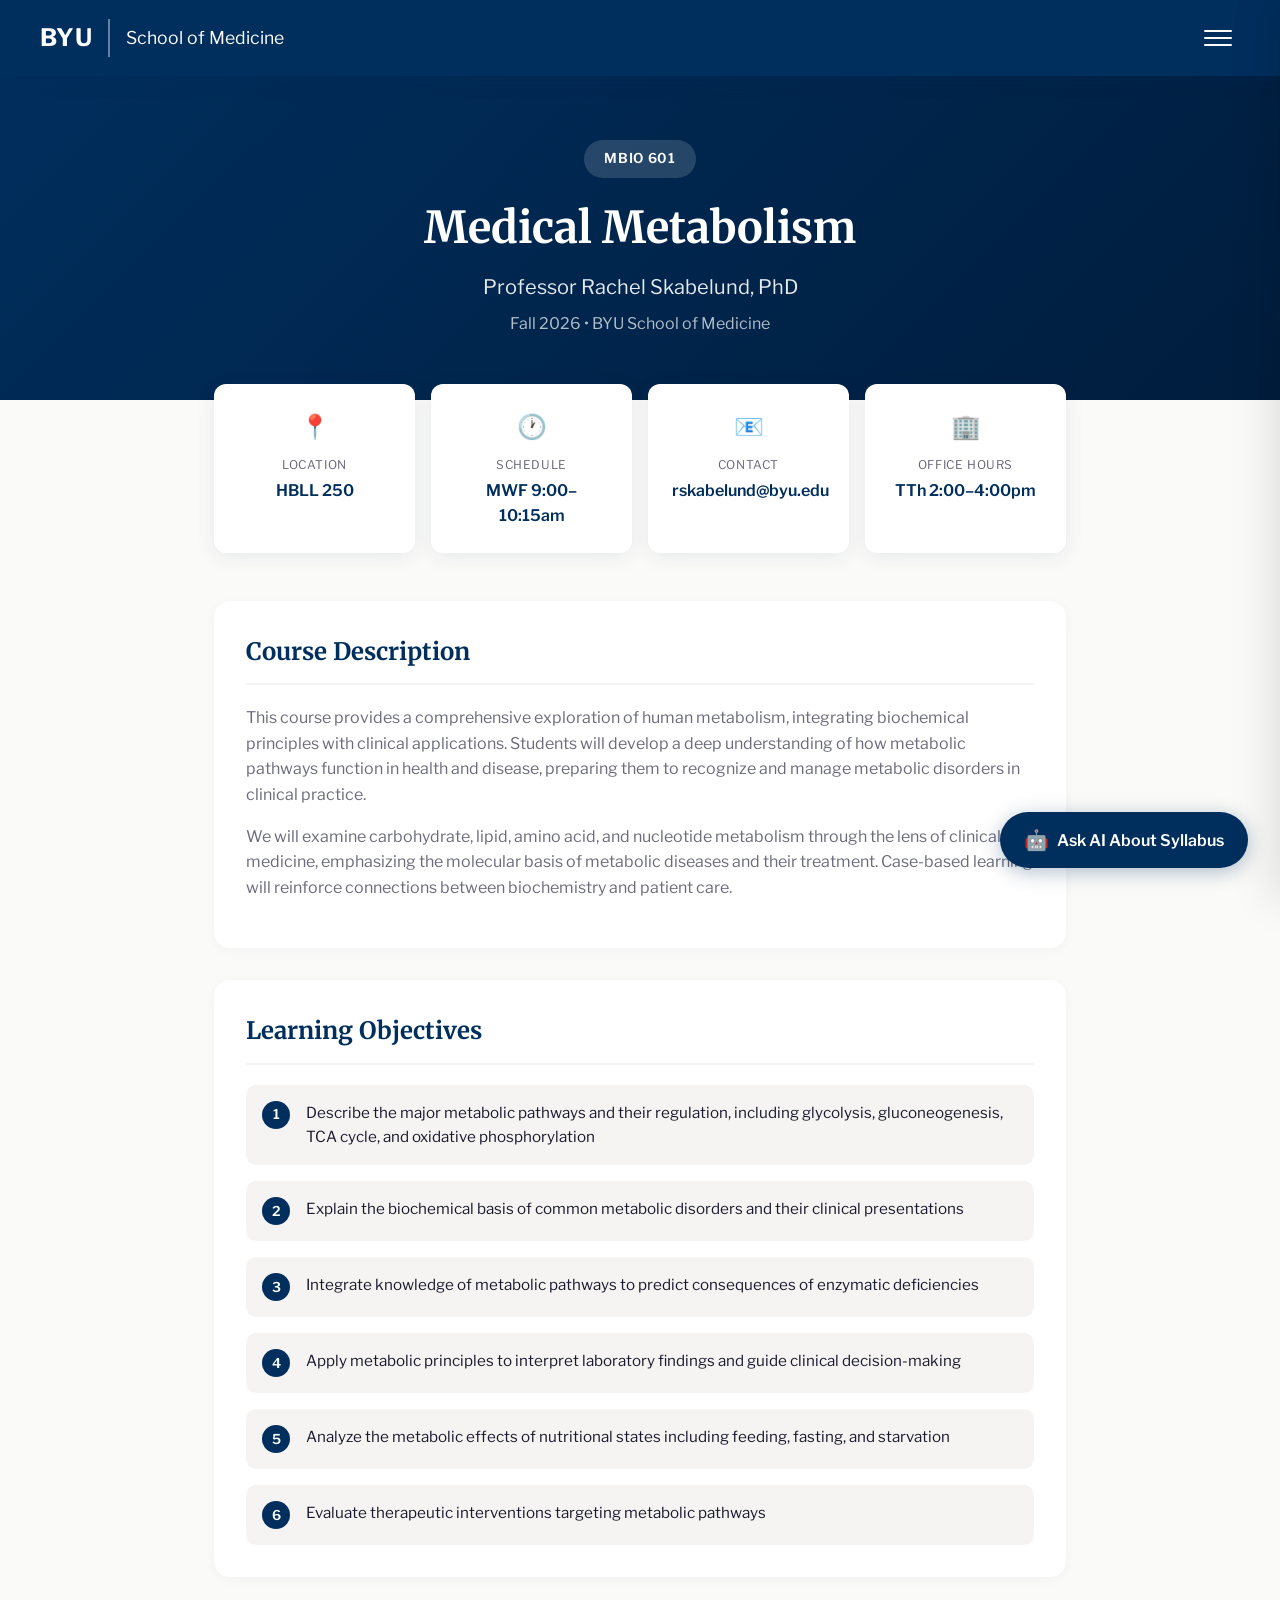
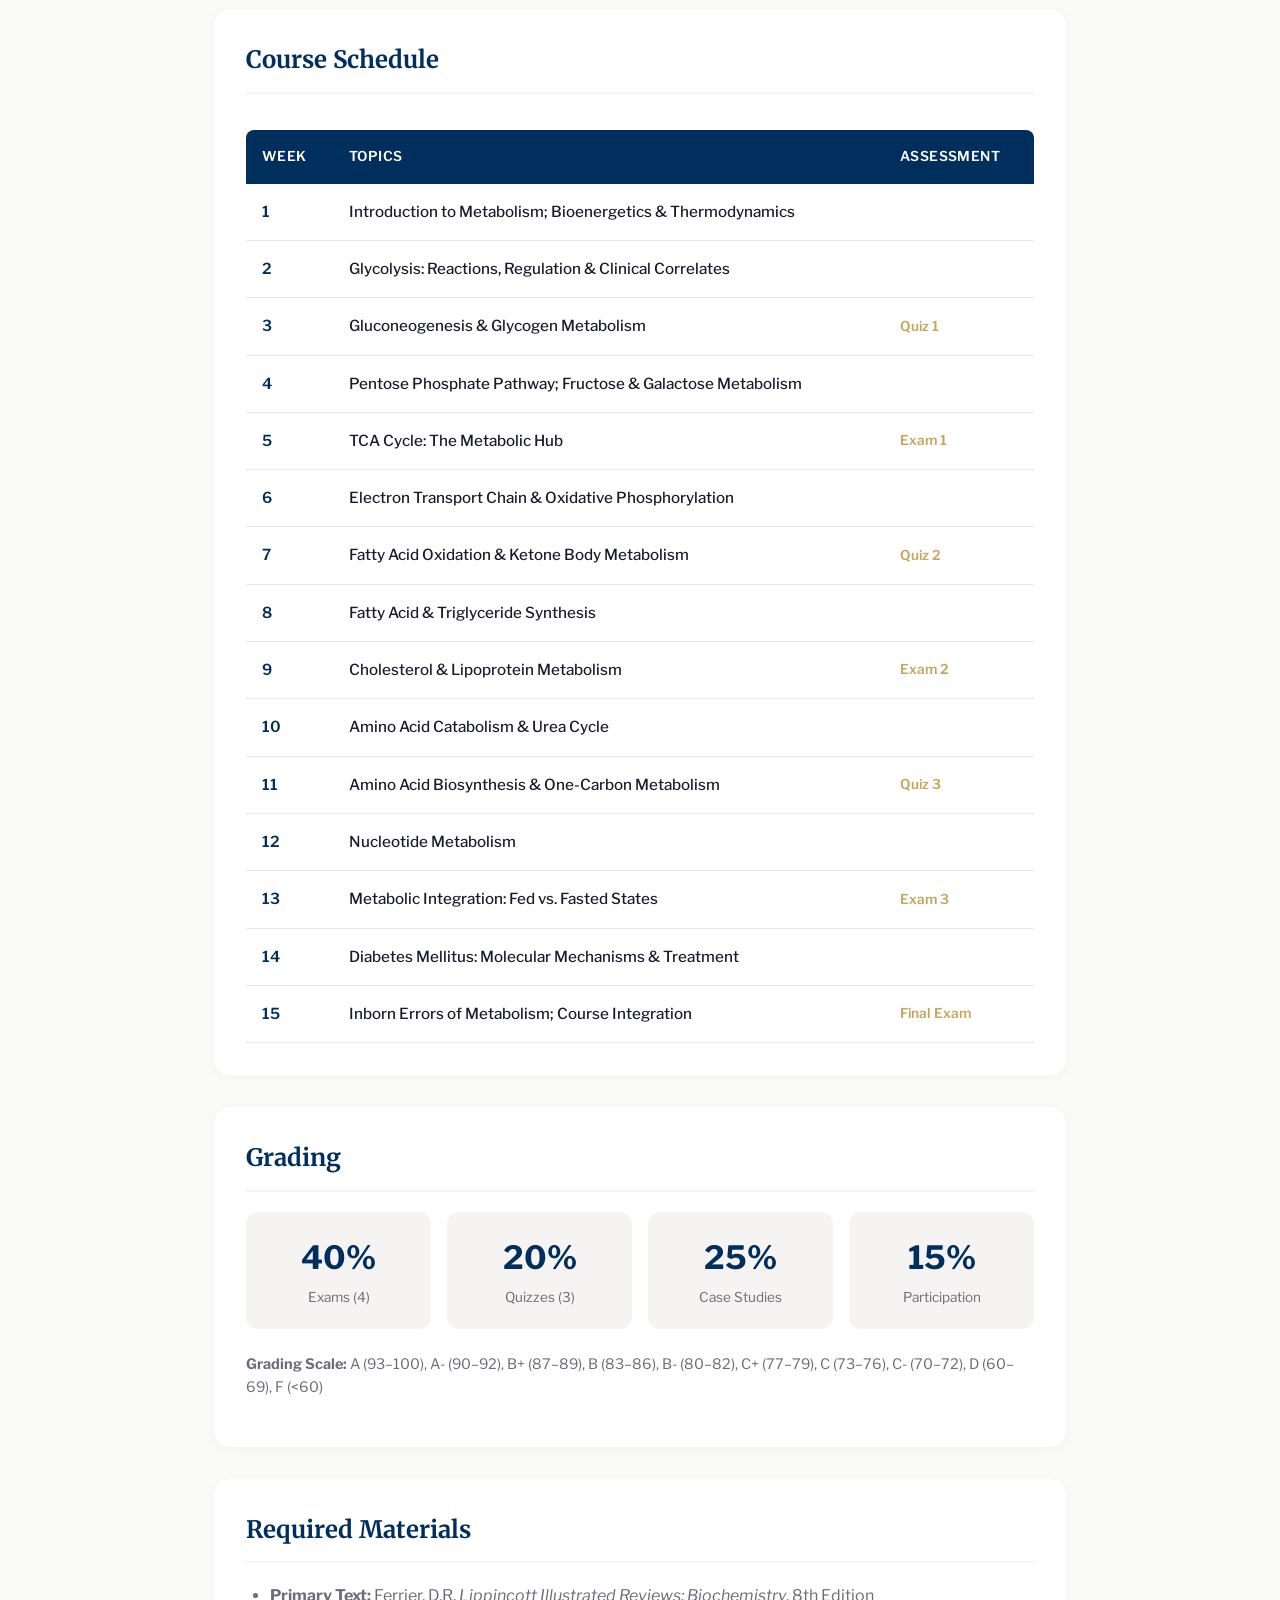
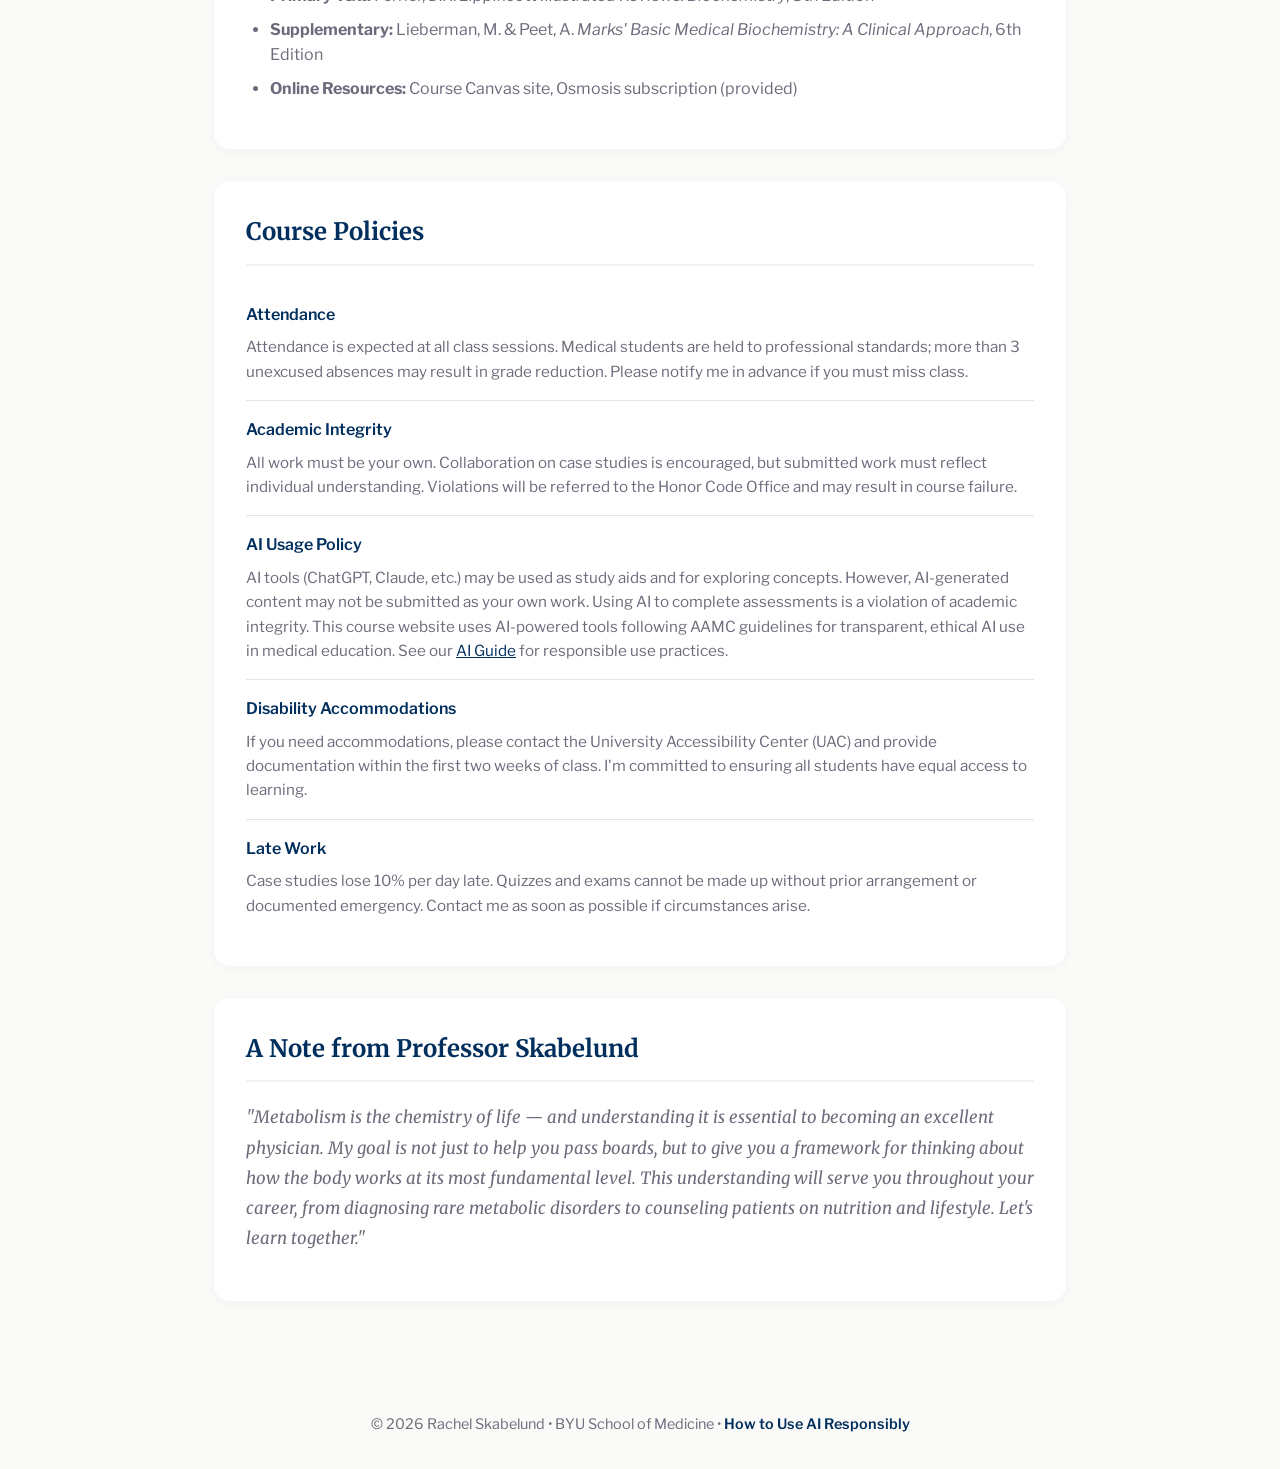
<file: syllabus.html>
<!DOCTYPE html>
<html lang="en">
<head>
    <meta charset="UTF-8">
    <meta name="viewport" content="width=device-width, initial-scale=1.0">
    <link rel="preconnect" href="https://fonts.googleapis.com">
    <link rel="preconnect" href="https://fonts.gstatic.com" crossorigin>
    <link href="https://fonts.googleapis.com/css2?family=Libre+Franklin:wght@400;500;600;700&family=Merriweather:wght@400;700&display=swap" rel="stylesheet">
    <title>Course Syllabus - Medical Metabolism | Rachel Skabelund</title>
    <style>
        * {
            margin: 0;
            padding: 0;
            box-sizing: border-box;
        }
        
        :root {
            --byu-navy: #002E5D;
            --byu-navy-light: #003d7a;
            --byu-white: #FFFFFF;
            --gold: #C4A55A;

            --bg-cream: #FAFAF8;
            --bg-warm: #F5F4F2;
            --bg-light: #F5F4F2;
            --border-light: #e8e6e3;

            --text-primary: #1a1a2e;
            --text-secondary: #6b6b7b;
            --text-muted: #888;

            --accent: var(--byu-navy);
            --accent-light: #e8eef5;
            --cream: var(--bg-cream);
            --warm-gray: var(--bg-warm);
            --byu-light-gray: var(--bg-light);

            --shadow-sm: 0 1px 3px rgba(0, 0, 0, 0.08);
            --shadow-md: 0 4px 12px rgba(0, 0, 0, 0.08);
            --shadow-lg: 0 8px 30px rgba(0, 0, 0, 0.12);
            --shadow-hover: 0 12px 40px rgba(0, 0, 0, 0.15);

            --transition-fast: 0.15s ease;
            --transition-med: 0.25s ease;
            --transition-slow: 0.4s ease;

            --radius-sm: 8px;
            --radius-md: 12px;
            --radius-lg: 16px;

            --space-xs: 0.25rem;
            --space-sm: 0.5rem;
            --space-md: 1rem;
            --space-lg: 1.5rem;
            --space-xl: 2rem;

            --min-touch-target: 44px;
            --focus-ring: #C4A55A;
            --focus-shadow: 0 0 0 3px rgba(196, 165, 90, 0.32);
        }
        
        html {
            scroll-behavior: smooth;
        }
        
        body {
            font-family: 'Libre Franklin', -apple-system, BlinkMacSystemFont, sans-serif;
            background: var(--bg-cream);
            color: var(--text-primary);
            line-height: 1.6;
        }

        .sr-only {
            position: absolute;
            width: 1px;
            height: 1px;
            padding: 0;
            margin: -1px;
            overflow: hidden;
            clip: rect(0, 0, 0, 0);
            white-space: nowrap;
            border: 0;
        }

        a:focus-visible,
        button:focus-visible,
        input:focus-visible,
        textarea:focus-visible,
        summary:focus-visible {
            outline: 3px solid var(--focus-ring);
            outline-offset: 2px;
            box-shadow: var(--focus-shadow);
        }
        
        /* Header */
        header {
            background: var(--byu-navy);
            padding: 1rem 2rem;
            position: sticky;
            top: 0;
            z-index: 100;
            box-shadow: 0 2px 20px rgba(0, 46, 93, 0.15);
        }
        
        .header-content {
            max-width: 1200px;
            margin: 0 auto;
            display: flex;
            align-items: center;
            justify-content: space-between;
        }
        
        .header-brand {
            text-decoration: none;
            display: flex;
            align-items: center;
            gap: 0;
            min-height: var(--min-touch-target);
        }
        
        .logo-text {
            color: white;
            font-size: 1.5rem;
            font-weight: 700;
            letter-spacing: 0.02em;
            padding-right: 1rem;
            border-right: 2px solid rgba(255, 255, 255, 0.4);
            margin-right: 1rem;
        }
        
        .header-text {
            color: white;
            font-size: 1.1rem;
            font-weight: 400;
        }
        
        .menu-toggle {
            display: flex;
            flex-direction: column;
            gap: 5px;
            background: none;
            border: none;
            cursor: pointer;
            width: var(--min-touch-target);
            height: var(--min-touch-target);
            min-width: var(--min-touch-target);
            min-height: var(--min-touch-target);
            padding: 10px 8px;
            justify-content: center;
        }
        
        .menu-toggle span {
            width: 24px;
            height: 2px;
            background: white;
            transition: 0.3s;
        }
        
        /* Navigation */
        .overlay {
            display: none;
            position: fixed;
            top: 0;
            left: 0;
            width: 100%;
            height: 100%;
            background: rgba(0, 0, 0, 0.5);
            z-index: 998;
        }
        
        .overlay.active {
            display: block;
        }
        
        .nav-menu {
            position: fixed;
            top: 0;
            right: -280px;
            width: 280px;
            height: 100%;
            background: white;
            z-index: 999;
            transition: right 0.3s ease;
            box-shadow: -5px 0 20px rgba(0, 0, 0, 0.1);
        }
        
        .nav-menu.active {
            right: 0;
        }
        
        .nav-menu ul {
            list-style: none;
            padding: 80px 0 0 0;
        }
        
        .nav-menu li a {
            display: flex;
            align-items: center;
            min-height: var(--min-touch-target);
            padding: 1rem 2rem;
            color: var(--byu-navy);
            text-decoration: none;
            font-weight: 500;
            border-bottom: 1px solid #eee;
        }
        
        .nav-menu li a:hover {
            background: var(--bg-light);
        }
        
        /* Hero Section */
        .hero {
            background: linear-gradient(135deg, var(--byu-navy) 0%, #001d3d 100%);
            color: white;
            padding: 4rem 2rem;
            text-align: center;
        }
        
        .hero-inner {
            max-width: 800px;
            margin: 0 auto;
        }
        
        .course-badge {
            display: inline-block;
            background: rgba(255, 255, 255, 0.15);
            padding: 0.5rem 1.25rem;
            border-radius: 50px;
            font-size: 0.85rem;
            font-weight: 600;
            letter-spacing: 0.05em;
            text-transform: uppercase;
            margin-bottom: 1.5rem;
        }
        
        .hero h1 {
            font-family: 'Merriweather', Georgia, serif;
            font-size: 2.75rem;
            font-weight: 700;
            margin-bottom: 1rem;
            line-height: 1.2;
        }
        
        .hero .subtitle {
            font-size: 1.25rem;
            opacity: 0.9;
            margin-bottom: 0.5rem;
        }
        
        .hero .semester {
            font-size: 1rem;
            opacity: 0.7;
        }
        
        /* Main Content */
        main {
            max-width: 900px;
            margin: 0 auto;
            padding: 3rem 1.5rem;
        }
        
        /* Info Cards Row */
        .info-cards {
            display: grid;
            grid-template-columns: repeat(auto-fit, minmax(200px, 1fr));
            gap: 1rem;
            margin-bottom: 3rem;
            margin-top: -4rem;
            position: relative;
            z-index: 10;
        }
        
        .info-card {
            background: white;
            padding: 1.5rem;
            border-radius: 12px;
            box-shadow: 0 4px 20px rgba(0, 46, 93, 0.08);
            text-align: center;
        }
        
        .info-card-icon {
            font-size: 1.5rem;
            margin-bottom: 0.5rem;
        }
        
        .info-card-label {
            font-size: 0.75rem;
            text-transform: uppercase;
            letter-spacing: 0.05em;
            color: var(--text-secondary);
            margin-bottom: 0.25rem;
        }
        
        .info-card-value {
            font-weight: 600;
            color: var(--byu-navy);
        }
        
        /* Sections */
        .section {
            background: white;
            border-radius: 16px;
            padding: 2rem;
            margin-bottom: 2rem;
            box-shadow: 0 2px 12px rgba(0, 46, 93, 0.04);
        }
        
        .section h2 {
            font-family: 'Merriweather', Georgia, serif;
            font-size: 1.5rem;
            color: var(--byu-navy);
            margin-bottom: 1.25rem;
            padding-bottom: 0.75rem;
            border-bottom: 2px solid var(--bg-light);
        }
        
        .section p {
            color: var(--text-secondary);
            margin-bottom: 1rem;
        }
        
        .section ul, .section ol {
            color: var(--text-secondary);
            margin-left: 1.5rem;
            margin-bottom: 1rem;
        }
        
        .section li {
            margin-bottom: 0.5rem;
        }
        
        /* Learning Objectives */
        .objectives-grid {
            display: grid;
            gap: 1rem;
        }
        
        .objective {
            display: flex;
            gap: 1rem;
            padding: 1rem;
            background: var(--bg-light);
            border-radius: 10px;
            align-items: flex-start;
        }
        
        .objective-number {
            background: var(--byu-navy);
            color: white;
            width: 28px;
            height: 28px;
            border-radius: 50%;
            display: flex;
            align-items: center;
            justify-content: center;
            font-size: 0.85rem;
            font-weight: 600;
            flex-shrink: 0;
        }
        
        .objective-text {
            color: var(--text-primary);
            font-size: 0.95rem;
        }
        
        /* Schedule Table */
        .schedule-table {
            width: 100%;
            border-collapse: collapse;
            margin-top: 1rem;
        }
        
        .schedule-table th {
            background: var(--byu-navy);
            color: white;
            padding: 1rem;
            text-align: left;
            font-weight: 600;
            font-size: 0.85rem;
            text-transform: uppercase;
            letter-spacing: 0.03em;
        }
        
        .schedule-table th:first-child {
            border-radius: 8px 0 0 0;
        }
        
        .schedule-table th:last-child {
            border-radius: 0 8px 0 0;
        }
        
        .schedule-table td {
            padding: 1rem;
            border-bottom: 1px solid var(--border-light);
            font-size: 0.95rem;
        }
        
        .schedule-table tr:hover td {
            background: var(--bg-light);
        }
        
        .schedule-table .week-num {
            font-weight: 600;
            color: var(--byu-navy);
        }
        
        .schedule-table .topic {
            font-weight: 500;
        }
        
        .schedule-table .assessment {
            color: var(--gold);
            font-weight: 600;
            font-size: 0.85rem;
        }
        
        /* Grading */
        .grading-grid {
            display: grid;
            grid-template-columns: repeat(auto-fit, minmax(150px, 1fr));
            gap: 1rem;
            margin-top: 1rem;
        }
        
        .grade-item {
            text-align: center;
            padding: 1.25rem;
            background: var(--bg-light);
            border-radius: 12px;
        }
        
        .grade-percent {
            font-size: 2rem;
            font-weight: 700;
            color: var(--byu-navy);
        }
        
        .grade-label {
            font-size: 0.85rem;
            color: var(--text-secondary);
            margin-top: 0.25rem;
        }
        
        /* Policies */
        .policy-item {
            padding: 1rem 0;
            border-bottom: 1px solid var(--border-light);
        }
        
        .policy-item:last-child {
            border-bottom: none;
        }
        
        .policy-item h3 {
            font-size: 1rem;
            font-weight: 600;
            color: var(--byu-navy);
            margin-bottom: 0.5rem;
        }
        
        .policy-item p {
            margin-bottom: 0;
            font-size: 0.95rem;
        }
        
        /* Ask AI Button */
        .ask-ai-fab {
            position: fixed;
            bottom: 2rem;
            right: 2rem;
            background: var(--byu-navy);
            color: white;
            border: none;
            min-height: var(--min-touch-target);
            min-width: var(--min-touch-target);
            padding: 1rem 1.5rem;
            border-radius: 50px;
            font-family: inherit;
            font-size: 1rem;
            font-weight: 600;
            cursor: pointer;
            box-shadow: 0 4px 20px rgba(0, 46, 93, 0.3);
            display: flex;
            align-items: center;
            gap: 0.5rem;
            transition: all 0.2s ease;
            z-index: 100;
        }
        
        .ask-ai-fab:hover {
            transform: translateY(-2px);
            box-shadow: 0 6px 25px rgba(0, 46, 93, 0.4);
        }
        
        .ask-ai-fab span {
            font-size: 1.25rem;
        }
        
        /* Chat Modal */
        .chat-modal {
            display: none;
            position: fixed;
            top: 0;
            left: 0;
            width: 100%;
            height: 100%;
            background: rgba(0, 0, 0, 0.5);
            z-index: 1000;
            align-items: center;
            justify-content: center;
            padding: 1rem;
        }
        
        .chat-modal.active {
            display: flex;
        }
        
        .chat-container {
            background: white;
            width: 100%;
            max-width: 600px;
            height: 80vh;
            max-height: 700px;
            border-radius: 16px;
            display: flex;
            flex-direction: column;
            overflow: hidden;
            box-shadow: 0 20px 60px rgba(0, 0, 0, 0.3);
        }
        
        .chat-header {
            background: var(--byu-navy);
            color: white;
            padding: 1.25rem 1.5rem;
            display: flex;
            align-items: flex-start;
            justify-content: space-between;
            gap: 1rem;
        }

        .chat-header-main {
            display: flex;
            flex-direction: column;
            gap: 0.45rem;
            min-width: 0;
        }
        
        .chat-header h3 {
            font-size: 1.1rem;
            font-weight: 600;
            margin: 0;
        }

        .ai-powered-badge {
            display: inline-flex;
            align-items: center;
            gap: 0.35rem;
            width: fit-content;
            padding: 0.28rem 0.65rem;
            border-radius: 999px;
            border: 1px solid rgba(255, 255, 255, 0.35);
            background: rgba(255, 255, 255, 0.14);
            font-size: 0.76rem;
            font-weight: 600;
        }

        .ai-disclosure-note {
            font-size: 0.76rem;
            color: rgba(255, 255, 255, 0.92);
            line-height: 1.35;
        }
        
        .chat-close {
            background: none;
            border: none;
            color: white;
            font-size: 1.5rem;
            width: var(--min-touch-target);
            height: var(--min-touch-target);
            min-width: var(--min-touch-target);
            min-height: var(--min-touch-target);
            cursor: pointer;
            opacity: 0.8;
            transition: opacity 0.2s;
            margin-top: 0.15rem;
            display: inline-flex;
            align-items: center;
            justify-content: center;
        }
        
        .chat-close:hover {
            opacity: 1;
        }
        
        .chat-messages {
            flex: 1;
            overflow-y: auto;
            padding: 1.5rem;
            display: flex;
            flex-direction: column;
            gap: 1rem;
        }
        
        .message {
            max-width: 85%;
            padding: 1rem 1.25rem;
            border-radius: 16px;
            font-size: 0.95rem;
            line-height: 1.5;
        }

        .message-text {
            white-space: pre-wrap;
            word-break: break-word;
        }
        
        .message.assistant {
            background: var(--bg-light);
            color: var(--text-primary);
            align-self: flex-start;
            border-bottom-left-radius: 4px;
        }

        .assistant-meta {
            margin-top: 0.6rem;
            display: flex;
            flex-direction: column;
            align-items: flex-start;
            gap: 0.45rem;
        }

        .cite-button {
            background: transparent;
            color: var(--byu-navy);
            border: 1px solid rgba(0, 46, 93, 0.25);
            border-radius: 999px;
            min-width: var(--min-touch-target);
            min-height: var(--min-touch-target);
            padding: 0.25rem 0.85rem;
            font-size: 0.76rem;
            cursor: pointer;
            transition: all 0.2s ease;
        }

        .cite-button:hover {
            background: rgba(0, 46, 93, 0.08);
            border-color: rgba(0, 46, 93, 0.45);
        }

        .assistant-verify-note {
            font-size: 0.73rem;
            line-height: 1.35;
            color: #596b7d;
        }
        
        .message.user {
            background: var(--byu-navy);
            color: white;
            align-self: flex-end;
            border-bottom-right-radius: 4px;
        }

        .message.error {
            background: #fff1f1;
            color: #a11d2c;
            border: 1px solid #f2c6c6;
            align-self: center;
            max-width: min(92%, 480px);
        }

        .error-actions {
            margin-top: 0.75rem;
            display: flex;
            justify-content: flex-end;
        }

        .retry-button {
            background: #a11d2c;
            color: white;
            border: none;
            border-radius: 999px;
            min-width: var(--min-touch-target);
            min-height: var(--min-touch-target);
            padding: 0.45rem 1rem;
            font-size: 0.82rem;
            font-weight: 600;
            cursor: pointer;
        }

        .retry-button:hover {
            background: #7f0f1d;
        }
        
        .typing-indicator {
            display: none;
            align-self: flex-start;
            padding: 1rem 1.25rem;
            background: var(--bg-light);
            border-radius: 16px;
            border-bottom-left-radius: 4px;
        }
        
        .typing-indicator.active {
            display: block;
        }
        
        .typing-dots {
            display: flex;
            gap: 4px;
        }
        
        .typing-dots span {
            width: 8px;
            height: 8px;
            background: var(--text-secondary);
            border-radius: 50%;
            animation: typing 1.4s infinite;
        }
        
        .typing-dots span:nth-child(2) { animation-delay: 0.2s; }
        .typing-dots span:nth-child(3) { animation-delay: 0.4s; }
        
        @keyframes typing {
            0%, 60%, 100% { transform: translateY(0); opacity: 0.4; }
            30% { transform: translateY(-4px); opacity: 1; }
        }
        
        .chat-input-area {
            padding: 1rem 1.5rem;
            border-top: 1px solid var(--border-light);
            display: flex;
            gap: 0.75rem;
        }
        
        .chat-input {
            flex: 1;
            min-height: var(--min-touch-target);
            padding: 0.875rem 1rem;
            border: 2px solid var(--border-light);
            border-radius: 12px;
            font-family: inherit;
            font-size: 1rem;
            resize: none;
            outline: none;
            transition: border-color 0.2s;
        }
        
        .chat-input:focus {
            border-color: var(--byu-navy);
        }
        
        .chat-send {
            background: var(--byu-navy);
            color: white;
            border: none;
            min-width: var(--min-touch-target);
            min-height: var(--min-touch-target);
            padding: 0 1.25rem;
            border-radius: 12px;
            font-size: 1.25rem;
            cursor: pointer;
            transition: background 0.2s;
        }
        
        .chat-send:hover {
            background: #001d3d;
        }
        
        .chat-send:disabled {
            opacity: 0.5;
            cursor: not-allowed;
        }

        .copy-toast {
            position: fixed;
            left: 50%;
            bottom: 1.4rem;
            transform: translate(-50%, 12px);
            background: var(--byu-navy);
            color: white;
            font-size: 0.8rem;
            padding: 0.5rem 0.9rem;
            border-radius: 999px;
            box-shadow: 0 6px 20px rgba(0, 46, 93, 0.24);
            opacity: 0;
            pointer-events: none;
            transition: opacity 0.2s ease, transform 0.2s ease;
            z-index: 1200;
        }

        .copy-toast.visible {
            opacity: 1;
            transform: translate(-50%, 0);
        }

        @media (prefers-reduced-motion: reduce) {
            html {
                scroll-behavior: auto;
            }

            *, *::before, *::after {
                animation-duration: 0.01ms !important;
                animation-iteration-count: 1 !important;
                transition-duration: 0.01ms !important;
                scroll-behavior: auto !important;
            }

            .ask-ai-fab:hover,
            .typing-dots span {
                transform: none !important;
                animation: none !important;
            }
        }
        
        /* Footer */
        footer {
            text-align: center;
            padding: 2rem;
            color: var(--text-secondary);
            font-size: 0.9rem;
        }

        footer a {
            color: var(--byu-navy);
            text-decoration: none;
            font-weight: 600;
        }

        footer a:hover {
            text-decoration: underline;
        }
        
        /* Responsive */
        @media (max-width: 768px) {
            .logo-text {
                font-size: 1.25rem;
                padding-right: 0.75rem;
                margin-right: 0.75rem;
            }
            
            .header-text {
                font-size: 0.9rem;
            }
            
            .hero {
                padding: 3rem 1.5rem;
            }
            
            .hero h1 {
                font-size: 2rem;
            }
            
            .info-cards {
                grid-template-columns: repeat(2, 1fr);
                margin-top: -3rem;
            }
            
            .section {
                padding: 1.5rem;
            }
            
            .schedule-table {
                font-size: 0.85rem;
            }
            
            .schedule-table th,
            .schedule-table td {
                padding: 0.75rem 0.5rem;
            }
            
            .ask-ai-fab {
                bottom: 1.5rem;
                right: 1.5rem;
                padding: 0.875rem 1.25rem;
                font-size: 0.9rem;
            }
            
            .chat-container {
                height: 90vh;
                border-radius: 12px;
            }

            .chat-header {
                padding: 1rem 1.1rem;
            }

            .ai-disclosure-note {
                font-size: 0.7rem;
            }
        }
    </style>
    <link rel="stylesheet" href="nav.css">
</head>
<body>
    <div class="overlay" onclick="toggleMenu()"></div>
    
    <header>
        <div class="header-content">
            <a href="index.html" class="header-brand">
                <span class="logo-text">BYU</span>
                <span class="header-text">School of Medicine</span>
            </a>
            <button class="menu-toggle" onclick="toggleMenu()" aria-label="Menu">
                <span></span>
                <span></span>
                <span></span>
            </button>
        </div>
    </header>
    
    <nav class="nav-menu">
        <ul>
            <li><a href="index.html"><span class="nav-icon"><svg viewBox="0 0 24 24" fill="none" stroke="#002E5D" stroke-width="1.5" stroke-linecap="round" stroke-linejoin="round"><path d="M3 9l9-7 9 7v11a2 2 0 0 1-2 2H5a2 2 0 0 1-2-2z"></path><polyline points="9 22 9 12 15 12 15 22"></polyline></svg></span> Home</a></li>
            <li><a href="lesson.html"><span class="nav-icon"><svg viewBox="0 0 24 24" fill="none" stroke="#002E5D" stroke-width="1.5" stroke-linecap="round" stroke-linejoin="round"><rect x="3" y="4" width="18" height="18" rx="2" ry="2"></rect><line x1="16" y1="2" x2="16" y2="6"></line><line x1="8" y1="2" x2="8" y2="6"></line><line x1="3" y1="10" x2="21" y2="10"></line></svg></span> This Week's Lesson</a></li>
            <li><a href="tutor.html"><span class="nav-icon"><svg viewBox="0 0 24 24" fill="none" stroke="#002E5D" stroke-width="1.5" stroke-linecap="round" stroke-linejoin="round"><path d="M4.8 2.3A.3.3 0 1 0 5 2H4a2 2 0 0 0-2 2v5a6 6 0 0 0 6 6v0a6 6 0 0 0 6-6V4a2 2 0 0 0-2-2h-1a.2.2 0 1 0 .3.3"></path><path d="M8 15v1a6 6 0 0 0 6 6v0a3 3 0 0 0 3-3v-3"></path><circle cx="17" cy="13" r="2"></circle></svg></span> Practice with a Patient</a></li>
            <li><a href="chat.html"><span class="nav-icon"><svg viewBox="0 0 24 24" fill="none" stroke="#002E5D" stroke-width="1.5" stroke-linecap="round" stroke-linejoin="round"><path d="M21 15a2 2 0 0 1-2 2H7l-4 4V5a2 2 0 0 1 2-2h14a2 2 0 0 1 2 2z"></path><circle cx="9" cy="10" r="1" fill="#002E5D" stroke="none"></circle><circle cx="12" cy="10" r="1" fill="#002E5D" stroke="none"></circle><circle cx="15" cy="10" r="1" fill="#002E5D" stroke="none"></circle></svg></span> AI Chat</a></li>
            <li><a href="ai-guide.html"><span class="nav-icon"><svg viewBox="0 0 24 24" fill="none" stroke="#002E5D" stroke-width="1.5" stroke-linecap="round" stroke-linejoin="round"><path d="M4 19.5A2.5 2.5 0 0 1 6.5 17H20"></path><path d="M6.5 2H20v20H6.5A2.5 2.5 0 0 1 4 19.5v-15A2.5 2.5 0 0 1 6.5 2z"></path><line x1="8" y1="7" x2="16" y2="7"></line><line x1="8" y1="11" x2="14" y2="11"></line></svg></span> AI Guide</a></li>
            <li><a href="syllabus.html" class="active"><span class="nav-icon"><svg viewBox="0 0 24 24" fill="none" stroke="#002E5D" stroke-width="1.5" stroke-linecap="round" stroke-linejoin="round"><path d="M16 4h2a2 2 0 0 1 2 2v14a2 2 0 0 1-2 2H6a2 2 0 0 1-2-2V6a2 2 0 0 1 2-2h2"></path><rect x="8" y="2" width="8" height="4" rx="1" ry="1"></rect><line x1="8" y1="10" x2="16" y2="10"></line><line x1="8" y1="14" x2="16" y2="14"></line><line x1="8" y1="18" x2="12" y2="18"></line></svg></span> Course Syllabus</a></li>
        </ul>
    </nav>
    
    <section class="hero">
        <div class="hero-inner">
            <div class="course-badge">MBIO 601</div>
            <h1>Medical Metabolism</h1>
            <p class="subtitle">Professor Rachel Skabelund, PhD</p>
            <p class="semester">Fall 2026 • BYU School of Medicine</p>
        </div>
    </section>
    
    <main>
        <div class="info-cards">
            <div class="info-card">
                <div class="info-card-icon">📍</div>
                <div class="info-card-label">Location</div>
                <div class="info-card-value">HBLL 250</div>
            </div>
            <div class="info-card">
                <div class="info-card-icon">🕐</div>
                <div class="info-card-label">Schedule</div>
                <div class="info-card-value">MWF 9:00–10:15am</div>
            </div>
            <div class="info-card">
                <div class="info-card-icon">📧</div>
                <div class="info-card-label">Contact</div>
                <div class="info-card-value">rskabelund@byu.edu</div>
            </div>
            <div class="info-card">
                <div class="info-card-icon">🏢</div>
                <div class="info-card-label">Office Hours</div>
                <div class="info-card-value">TTh 2:00–4:00pm</div>
            </div>
        </div>
        
        <section class="section">
            <h2>Course Description</h2>
            <p>This course provides a comprehensive exploration of human metabolism, integrating biochemical principles with clinical applications. Students will develop a deep understanding of how metabolic pathways function in health and disease, preparing them to recognize and manage metabolic disorders in clinical practice.</p>
            <p>We will examine carbohydrate, lipid, amino acid, and nucleotide metabolism through the lens of clinical medicine, emphasizing the molecular basis of metabolic diseases and their treatment. Case-based learning will reinforce connections between biochemistry and patient care.</p>
        </section>
        
        <section class="section">
            <h2>Learning Objectives</h2>
            <div class="objectives-grid">
                <div class="objective">
                    <div class="objective-number">1</div>
                    <div class="objective-text">Describe the major metabolic pathways and their regulation, including glycolysis, gluconeogenesis, TCA cycle, and oxidative phosphorylation</div>
                </div>
                <div class="objective">
                    <div class="objective-number">2</div>
                    <div class="objective-text">Explain the biochemical basis of common metabolic disorders and their clinical presentations</div>
                </div>
                <div class="objective">
                    <div class="objective-number">3</div>
                    <div class="objective-text">Integrate knowledge of metabolic pathways to predict consequences of enzymatic deficiencies</div>
                </div>
                <div class="objective">
                    <div class="objective-number">4</div>
                    <div class="objective-text">Apply metabolic principles to interpret laboratory findings and guide clinical decision-making</div>
                </div>
                <div class="objective">
                    <div class="objective-number">5</div>
                    <div class="objective-text">Analyze the metabolic effects of nutritional states including feeding, fasting, and starvation</div>
                </div>
                <div class="objective">
                    <div class="objective-number">6</div>
                    <div class="objective-text">Evaluate therapeutic interventions targeting metabolic pathways</div>
                </div>
            </div>
        </section>
        
        <section class="section">
            <h2>Course Schedule</h2>
            <div style="overflow-x: auto;">
                <table class="schedule-table">
                    <thead>
                        <tr>
                            <th>Week</th>
                            <th>Topics</th>
                            <th>Assessment</th>
                        </tr>
                    </thead>
                    <tbody>
                        <tr>
                            <td class="week-num">1</td>
                            <td class="topic">Introduction to Metabolism; Bioenergetics & Thermodynamics</td>
                            <td></td>
                        </tr>
                        <tr>
                            <td class="week-num">2</td>
                            <td class="topic">Glycolysis: Reactions, Regulation & Clinical Correlates</td>
                            <td></td>
                        </tr>
                        <tr>
                            <td class="week-num">3</td>
                            <td class="topic">Gluconeogenesis & Glycogen Metabolism</td>
                            <td class="assessment">Quiz 1</td>
                        </tr>
                        <tr>
                            <td class="week-num">4</td>
                            <td class="topic">Pentose Phosphate Pathway; Fructose & Galactose Metabolism</td>
                            <td></td>
                        </tr>
                        <tr>
                            <td class="week-num">5</td>
                            <td class="topic">TCA Cycle: The Metabolic Hub</td>
                            <td class="assessment">Exam 1</td>
                        </tr>
                        <tr>
                            <td class="week-num">6</td>
                            <td class="topic">Electron Transport Chain & Oxidative Phosphorylation</td>
                            <td></td>
                        </tr>
                        <tr>
                            <td class="week-num">7</td>
                            <td class="topic">Fatty Acid Oxidation & Ketone Body Metabolism</td>
                            <td class="assessment">Quiz 2</td>
                        </tr>
                        <tr>
                            <td class="week-num">8</td>
                            <td class="topic">Fatty Acid & Triglyceride Synthesis</td>
                            <td></td>
                        </tr>
                        <tr>
                            <td class="week-num">9</td>
                            <td class="topic">Cholesterol & Lipoprotein Metabolism</td>
                            <td class="assessment">Exam 2</td>
                        </tr>
                        <tr>
                            <td class="week-num">10</td>
                            <td class="topic">Amino Acid Catabolism & Urea Cycle</td>
                            <td></td>
                        </tr>
                        <tr>
                            <td class="week-num">11</td>
                            <td class="topic">Amino Acid Biosynthesis & One-Carbon Metabolism</td>
                            <td class="assessment">Quiz 3</td>
                        </tr>
                        <tr>
                            <td class="week-num">12</td>
                            <td class="topic">Nucleotide Metabolism</td>
                            <td></td>
                        </tr>
                        <tr>
                            <td class="week-num">13</td>
                            <td class="topic">Metabolic Integration: Fed vs. Fasted States</td>
                            <td class="assessment">Exam 3</td>
                        </tr>
                        <tr>
                            <td class="week-num">14</td>
                            <td class="topic">Diabetes Mellitus: Molecular Mechanisms & Treatment</td>
                            <td></td>
                        </tr>
                        <tr>
                            <td class="week-num">15</td>
                            <td class="topic">Inborn Errors of Metabolism; Course Integration</td>
                            <td class="assessment">Final Exam</td>
                        </tr>
                    </tbody>
                </table>
            </div>
        </section>
        
        <section class="section">
            <h2>Grading</h2>
            <div class="grading-grid">
                <div class="grade-item">
                    <div class="grade-percent">40%</div>
                    <div class="grade-label">Exams (4)</div>
                </div>
                <div class="grade-item">
                    <div class="grade-percent">20%</div>
                    <div class="grade-label">Quizzes (3)</div>
                </div>
                <div class="grade-item">
                    <div class="grade-percent">25%</div>
                    <div class="grade-label">Case Studies</div>
                </div>
                <div class="grade-item">
                    <div class="grade-percent">15%</div>
                    <div class="grade-label">Participation</div>
                </div>
            </div>
            <p style="margin-top: 1.5rem; font-size: 0.9rem; color: var(--text-secondary);">
                <strong>Grading Scale:</strong> A (93–100), A- (90–92), B+ (87–89), B (83–86), B- (80–82), C+ (77–79), C (73–76), C- (70–72), D (60–69), F (&lt;60)
            </p>
        </section>
        
        <section class="section">
            <h2>Required Materials</h2>
            <ul>
                <li><strong>Primary Text:</strong> Ferrier, D.R. <em>Lippincott Illustrated Reviews: Biochemistry</em>, 8th Edition</li>
                <li><strong>Supplementary:</strong> Lieberman, M. & Peet, A. <em>Marks' Basic Medical Biochemistry: A Clinical Approach</em>, 6th Edition</li>
                <li><strong>Online Resources:</strong> Course Canvas site, Osmosis subscription (provided)</li>
            </ul>
        </section>
        
        <section class="section">
            <h2>Course Policies</h2>
            
            <div class="policy-item">
                <h3>Attendance</h3>
                <p>Attendance is expected at all class sessions. Medical students are held to professional standards; more than 3 unexcused absences may result in grade reduction. Please notify me in advance if you must miss class.</p>
            </div>
            
            <div class="policy-item">
                <h3>Academic Integrity</h3>
                <p>All work must be your own. Collaboration on case studies is encouraged, but submitted work must reflect individual understanding. Violations will be referred to the Honor Code Office and may result in course failure.</p>
            </div>
            
            <div class="policy-item">
                <h3>AI Usage Policy</h3>
                <p>AI tools (ChatGPT, Claude, etc.) may be used as study aids and for exploring concepts. However, AI-generated content may not be submitted as your own work. Using AI to complete assessments is a violation of academic integrity. This course website uses AI-powered tools following AAMC guidelines for transparent, ethical AI use in medical education. See our <a href="ai-guide.html" style="color: var(--byu-navy);">AI Guide</a> for responsible use practices.</p>
            </div>
            
            <div class="policy-item">
                <h3>Disability Accommodations</h3>
                <p>If you need accommodations, please contact the University Accessibility Center (UAC) and provide documentation within the first two weeks of class. I'm committed to ensuring all students have equal access to learning.</p>
            </div>
            
            <div class="policy-item">
                <h3>Late Work</h3>
                <p>Case studies lose 10% per day late. Quizzes and exams cannot be made up without prior arrangement or documented emergency. Contact me as soon as possible if circumstances arise.</p>
            </div>
        </section>
        
        <section class="section">
            <h2>A Note from Professor Skabelund</h2>
            <p style="font-family: 'Merriweather', Georgia, serif; font-style: italic; font-size: 1.05rem; line-height: 1.8;">
                "Metabolism is the chemistry of life — and understanding it is essential to becoming an excellent physician. My goal is not just to help you pass boards, but to give you a framework for thinking about how the body works at its most fundamental level. This understanding will serve you throughout your career, from diagnosing rare metabolic disorders to counseling patients on nutrition and lifestyle. Let's learn together."
            </p>
        </section>
    </main>
    
    <footer>
        &copy; 2026 Rachel Skabelund • BYU School of Medicine • <a href="ai-guide.html#responsible-use">How to Use AI Responsibly</a>
    </footer>
    
    <!-- Ask AI Button -->
    <button class="ask-ai-fab" onclick="openChat()" aria-controls="chatModal">
        <span>🤖</span> Ask AI About Syllabus
    </button>
    
    <!-- Chat Modal -->
    <div class="chat-modal" id="chatModal" role="dialog" aria-modal="true" aria-labelledby="chatTitle" aria-hidden="true">
        <div class="chat-container">
            <div class="chat-header">
                <div class="chat-header-main">
                    <h3 id="chatTitle">💬 Ask About the Syllabus</h3>
                    <span class="ai-powered-badge">🤖 Powered by GPT-4</span>
                    <span class="ai-disclosure-note">AI-generated learning aid. Verify with course materials.</span>
                </div>
                <button class="chat-close" onclick="closeChat()" aria-label="Close">&times;</button>
            </div>
            <div class="chat-messages" id="chatMessages" role="log" aria-live="polite" aria-relevant="additions text"></div>
            <div class="typing-indicator" id="typingIndicator" aria-hidden="true">
                <div class="typing-dots">
                    <span></span>
                    <span></span>
                    <span></span>
                </div>
            </div>
            <div class="chat-input-area">
                <label for="chatInput" class="sr-only">Ask a question about the syllabus</label>
                <textarea class="chat-input" id="chatInput" placeholder="Ask a question about the syllabus..." rows="1"></textarea>
                <button class="chat-send" id="sendBtn" onclick="sendMessage()" aria-label="Send message">➤</button>
            </div>
        </div>
    </div>

    <div class="copy-toast" id="copyToast" role="status" aria-live="polite">Copied!</div>
    
    <script>
        function toggleMenu() {
            document.querySelector('.menu-toggle').classList.toggle('active');
            document.querySelector('.nav-menu').classList.toggle('active');
            document.querySelector('.overlay').classList.toggle('active');
            document.body.style.overflow = document.body.style.overflow === 'hidden' ? '' : 'hidden';
        }
        
        // Chat functionality
        const chatModal = document.getElementById('chatModal');
        const chatMessages = document.getElementById('chatMessages');
        const chatInput = document.getElementById('chatInput');
        const sendBtn = document.getElementById('sendBtn');
        const typingIndicator = document.getElementById('typingIndicator');
        const copyToast = document.getElementById('copyToast');
        const CITATION_TEXT = 'OpenAI. (2026). ChatGPT [Large language model]. https://chat.openai.com';
        
        let conversationHistory = [];
        let toastTimer;
        let pendingRetry = null;
        let lastFocusedElement = null;

        const focusableSelector = 'a[href], button:not([disabled]), textarea:not([disabled]), input:not([disabled]), [tabindex]:not([tabindex="-1"])';
        
        // Syllabus context for the AI
        const syllabusContext = `You are a helpful AI assistant for Professor Rachel Skabelund's Medical Metabolism course (MBIO 601) at BYU School of Medicine, Fall 2026.

COURSE DETAILS:
- Course: MBIO 601 - Medical Metabolism
- Professor: Rachel Skabelund, PhD
- Email: rskabelund@byu.edu
- Location: HBLL 250
- Schedule: MWF 9:00-10:15am
- Office Hours: TTh 2:00-4:00pm

GRADING:
- Exams (4): 40%
- Quizzes (3): 20%
- Case Studies: 25%
- Participation: 15%
- Scale: A (93-100), A- (90-92), B+ (87-89), B (83-86), B- (80-82), C+ (77-79), C (73-76), C- (70-72), D (60-69), F (<60)

COURSE SCHEDULE (15 weeks):
Week 1: Introduction to Metabolism; Bioenergetics & Thermodynamics
Week 2: Glycolysis: Reactions, Regulation & Clinical Correlates
Week 3: Gluconeogenesis & Glycogen Metabolism (Quiz 1)
Week 4: Pentose Phosphate Pathway; Fructose & Galactose Metabolism
Week 5: TCA Cycle: The Metabolic Hub (Exam 1)
Week 6: Electron Transport Chain & Oxidative Phosphorylation
Week 7: Fatty Acid Oxidation & Ketone Body Metabolism (Quiz 2)
Week 8: Fatty Acid & Triglyceride Synthesis
Week 9: Cholesterol & Lipoprotein Metabolism (Exam 2)
Week 10: Amino Acid Catabolism & Urea Cycle
Week 11: Amino Acid Biosynthesis & One-Carbon Metabolism (Quiz 3)
Week 12: Nucleotide Metabolism
Week 13: Metabolic Integration: Fed vs. Fasted States (Exam 3)
Week 14: Diabetes Mellitus: Molecular Mechanisms & Treatment
Week 15: Inborn Errors of Metabolism; Course Integration (Final Exam)

REQUIRED MATERIALS:
- Primary: Ferrier, D.R. "Lippincott Illustrated Reviews: Biochemistry", 8th Edition
- Supplementary: Lieberman, M. & Peet, A. "Marks' Basic Medical Biochemistry: A Clinical Approach", 6th Edition
- Online: Canvas site, Osmosis subscription (provided)

POLICIES:
- Attendance: Expected at all sessions; >3 unexcused absences may affect grade
- Academic Integrity: Work must be your own; collaboration on case studies OK but submissions individual
- AI Usage: AI tools allowed as study aids but not for submitting work as your own
- Late Work: Case studies lose 10%/day; exams need prior arrangement
- Accommodations: Contact UAC within first 2 weeks

Answer questions helpfully and concisely. If asked about something not in the syllabus, say you don't have that information and suggest contacting Professor Skabelund directly.`;
        
        function getModalFocusableElements() {
            return [...chatModal.querySelectorAll(focusableSelector)].filter((el) => !el.hasAttribute('disabled'));
        }

        function trapModalFocus(event) {
            if (!chatModal.classList.contains('active') || event.key !== 'Tab') return;

            const focusableElements = getModalFocusableElements();
            if (!focusableElements.length) {
                event.preventDefault();
                return;
            }

            const first = focusableElements[0];
            const last = focusableElements[focusableElements.length - 1];

            if (!chatModal.contains(document.activeElement)) {
                event.preventDefault();
                first.focus();
                return;
            }

            if (event.shiftKey && document.activeElement === first) {
                event.preventDefault();
                last.focus();
            } else if (!event.shiftKey && document.activeElement === last) {
                event.preventDefault();
                first.focus();
            }
        }

        function openChat() {
            lastFocusedElement = document.activeElement;
            chatModal.classList.add('active');
            chatModal.setAttribute('aria-hidden', 'false');
            requestAnimationFrame(() => chatInput.focus());
        }
        
        function closeChat() {
            chatModal.classList.remove('active');
            chatModal.setAttribute('aria-hidden', 'true');
            if (lastFocusedElement && typeof lastFocusedElement.focus === 'function') {
                lastFocusedElement.focus();
            }
        }
        
        // Close modal on escape key + keep focus trapped
        document.addEventListener('keydown', (e) => {
            if (e.key === 'Escape' && chatModal.classList.contains('active')) {
                closeChat();
                return;
            }

            trapModalFocus(e);
        });
        
        // Close modal on backdrop click
        chatModal.addEventListener('click', (e) => {
            if (e.target === chatModal) {
                closeChat();
            }
        });
        
        // Auto-resize textarea
        chatInput.addEventListener('input', function() {
            this.style.height = 'auto';
            this.style.height = Math.min(this.scrollHeight, 120) + 'px';
        });
        
        // Send on Enter (Shift+Enter for newline)
        chatInput.addEventListener('keydown', function(e) {
            if (e.key === 'Enter' && !e.shiftKey) {
                e.preventDefault();
                sendMessage();
            }
        });
        
        function showCopyToast(text = 'Copied!') {
            if (!copyToast) return;
            copyToast.textContent = text;
            copyToast.classList.add('visible');
            clearTimeout(toastTimer);
            toastTimer = setTimeout(() => copyToast.classList.remove('visible'), 1400);
        }

        function fallbackCopyText(text) {
            const helper = document.createElement('textarea');
            helper.value = text;
            helper.setAttribute('readonly', '');
            helper.style.position = 'absolute';
            helper.style.left = '-9999px';
            document.body.appendChild(helper);
            helper.select();
            document.execCommand('copy');
            document.body.removeChild(helper);
        }

        async function copyCitation() {
            try {
                if (navigator.clipboard && window.isSecureContext) {
                    await navigator.clipboard.writeText(CITATION_TEXT);
                } else {
                    fallbackCopyText(CITATION_TEXT);
                }
                showCopyToast('Copied!');
            } catch (error) {
                console.error('Copy failed:', error);
                showCopyToast('Copy failed');
            }
        }

        function addMessage(text, role, options = {}) {
            const { includeAiFooter = role === 'assistant' } = options;
            const messageDiv = document.createElement('div');
            messageDiv.className = `message ${role}`;

            const textDiv = document.createElement('div');
            textDiv.className = 'message-text';
            textDiv.textContent = text;
            messageDiv.appendChild(textDiv);

            if (role === 'assistant' && includeAiFooter) {
                const metaDiv = document.createElement('div');
                metaDiv.className = 'assistant-meta';

                const citeButton = document.createElement('button');
                citeButton.type = 'button';
                citeButton.className = 'cite-button';
                citeButton.textContent = '📋 Cite this';
                citeButton.addEventListener('click', copyCitation);

                const verifyNote = document.createElement('div');
                verifyNote.className = 'assistant-verify-note';
                verifyNote.textContent = '📚 Always verify medical information with your textbook and course materials.';

                metaDiv.appendChild(citeButton);
                metaDiv.appendChild(verifyNote);
                messageDiv.appendChild(metaDiv);
            }

            chatMessages.appendChild(messageDiv);
            chatMessages.scrollTop = chatMessages.scrollHeight;
            return messageDiv;
        }

        function clearPendingRetry() {
            if (pendingRetry?.element && pendingRetry.element.isConnected) {
                pendingRetry.element.remove();
            }
            pendingRetry = null;
        }

        function addErrorMessage(text, retryMessage) {
            clearPendingRetry();

            const messageDiv = document.createElement('div');
            messageDiv.className = 'message error';

            const textDiv = document.createElement('div');
            textDiv.className = 'message-text';
            textDiv.textContent = text;
            messageDiv.appendChild(textDiv);

            const actionsDiv = document.createElement('div');
            actionsDiv.className = 'error-actions';

            const retryBtn = document.createElement('button');
            retryBtn.type = 'button';
            retryBtn.className = 'retry-button';
            retryBtn.textContent = 'Retry';
            retryBtn.addEventListener('click', () => retryFailedMessage(retryMessage));

            actionsDiv.appendChild(retryBtn);
            messageDiv.appendChild(actionsDiv);

            chatMessages.appendChild(messageDiv);
            chatMessages.scrollTop = chatMessages.scrollHeight;
            pendingRetry = { message: retryMessage, element: messageDiv };
        }

        function retryFailedMessage(message) {
            if (!message) return;
            chatInput.value = message;
            chatInput.dispatchEvent(new Event('input'));
            sendMessage({ retryMessage: message, skipUserMessage: true });
        }

        addMessage('Hi! I\'m here to help you with questions about Professor Skabelund\'s Medical Metabolism course (MBIO 601). Ask me anything about the syllabus, schedule, grading, or course content!', 'assistant');
        
        async function sendMessage(options = {}) {
            const { retryMessage = '', skipUserMessage = false } = options;
            const message = (skipUserMessage ? retryMessage : chatInput.value).trim();
            if (!message) return;

            clearPendingRetry();

            if (!skipUserMessage) {
                addMessage(message, 'user');
                chatInput.value = '';
                chatInput.style.height = 'auto';
                conversationHistory.push({ role: 'user', content: message });
            }
            
            typingIndicator.classList.add('active');
            sendBtn.disabled = true;
            
            try {
                const response = await fetch('/api/chat', {
                    method: 'POST',
                    headers: { 'Content-Type': 'application/json' },
                    body: JSON.stringify({
                        messages: [
                            { role: 'system', content: syllabusContext },
                            ...conversationHistory
                        ]
                    })
                });
                
                const data = await response.json();

                if (!response.ok || data.error) {
                    throw new Error(data.error || 'Failed to send message');
                }

                const assistantMessage = data.content;
                addMessage(assistantMessage, 'assistant');
                conversationHistory.push({ role: 'assistant', content: assistantMessage });
            } catch (error) {
                console.error('Chat error:', error);
                chatInput.value = message;
                chatInput.dispatchEvent(new Event('input'));
                addErrorMessage('Sorry, I couldn\'t reach the AI service. Your message was preserved — tap Retry to send again.', message);
            } finally {
                typingIndicator.classList.remove('active');
                sendBtn.disabled = false;
                chatInput.focus();
            }
        }
    </script>
</body>
</html>
</file>
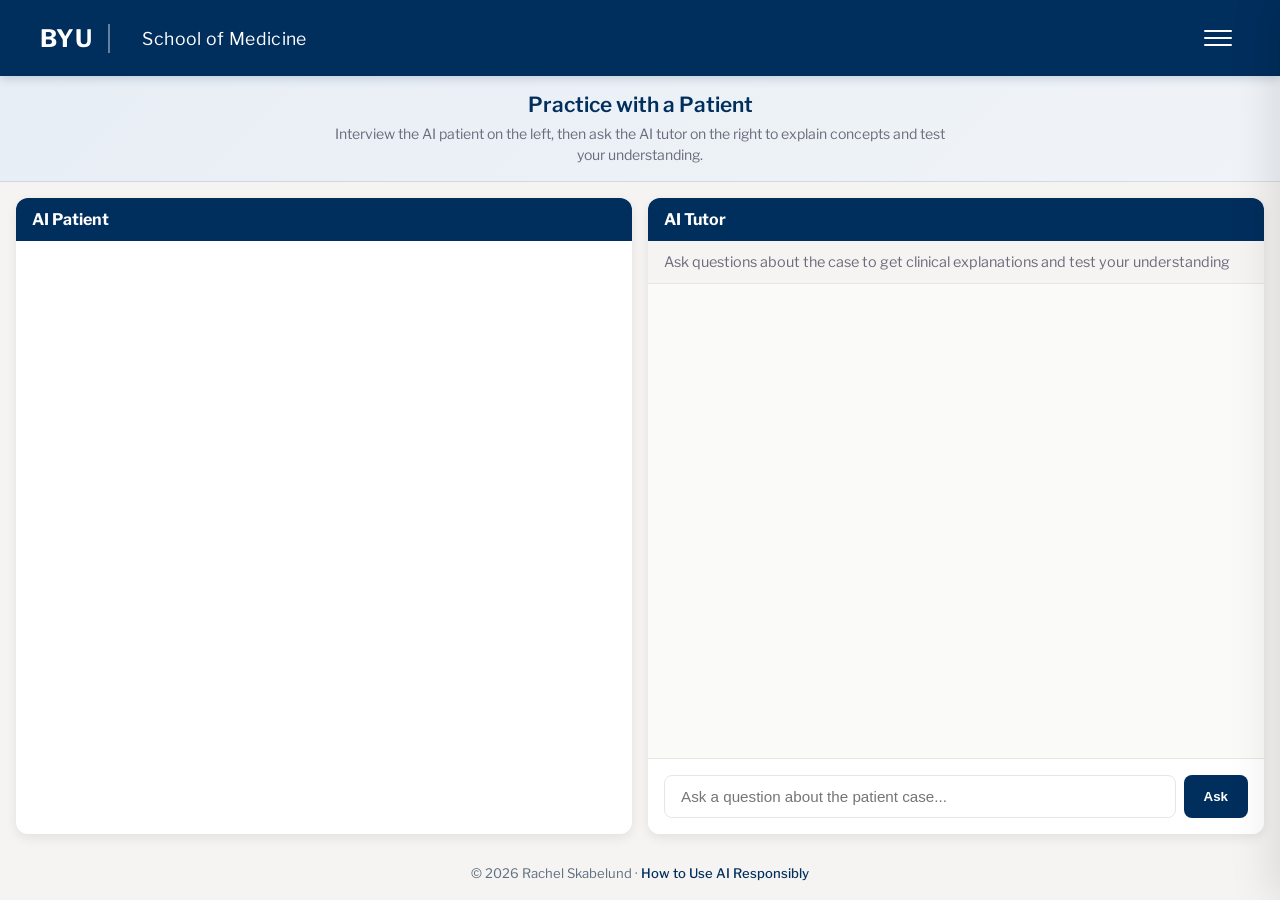
<file: tutor.html>
<!DOCTYPE html>
<html lang="en">
<head>
    <meta charset="UTF-8">
    <meta name="viewport" content="width=device-width, initial-scale=1.0">
    <link rel="preconnect" href="https://fonts.googleapis.com">
    <link rel="preconnect" href="https://fonts.gstatic.com" crossorigin>
    <link href="https://fonts.googleapis.com/css2?family=Libre+Franklin:wght@400;500;600;700&family=Merriweather:wght@400;700&display=swap" rel="stylesheet">
    <title>Practice with a Patient | Rachel Skabelund</title>
    <style>
        * {
            margin: 0;
            padding: 0;
            box-sizing: border-box;
        }
        
        :root {
            --byu-navy: #002E5D;
            --byu-navy-light: #003d7a;
            --byu-white: #FFFFFF;
            --gold: #C4A55A;

            --bg-cream: #FAFAF8;
            --bg-warm: #F5F4F2;
            --bg-light: #F5F4F2;
            --border-light: #e8e6e3;

            --text-primary: #1a1a2e;
            --text-secondary: #6b6b7b;
            --text-muted: #888;

            --accent: var(--byu-navy);
            --accent-light: #e8eef5;
            --cream: var(--bg-cream);
            --warm-gray: var(--bg-warm);
            --byu-light-gray: var(--bg-light);

            --shadow-sm: 0 1px 3px rgba(0, 0, 0, 0.08);
            --shadow-md: 0 4px 12px rgba(0, 0, 0, 0.08);
            --shadow-lg: 0 8px 30px rgba(0, 0, 0, 0.12);
            --shadow-hover: 0 12px 40px rgba(0, 0, 0, 0.15);

            --transition-fast: 0.15s ease;
            --transition-med: 0.25s ease;
            --transition-slow: 0.4s ease;

            --radius-sm: 8px;
            --radius-md: 12px;
            --radius-lg: 16px;

            --space-xs: 0.25rem;
            --space-sm: 0.5rem;
            --space-md: 1rem;
            --space-lg: 1.5rem;
            --space-xl: 2rem;

            --min-touch-target: 44px;
            --focus-ring: #C4A55A;
            --focus-shadow: 0 0 0 3px rgba(196, 165, 90, 0.32);
        }
        
        html, body {
            height: 100%;
        }
        
        body {
            font-family: 'Libre Franklin', -apple-system, BlinkMacSystemFont, sans-serif;
            min-height: 100vh;
            display: flex;
            flex-direction: column;
            background: var(--byu-light-gray);
            color: var(--byu-navy);
        }

        a:focus-visible,
        button:focus-visible,
        input:focus-visible,
        textarea:focus-visible,
        summary:focus-visible {
            outline: 3px solid var(--focus-ring);
            outline-offset: 2px;
            box-shadow: var(--focus-shadow);
        }
        
        header {
            background: var(--byu-navy);
            padding: 1rem 2rem;
            box-shadow: 0 2px 10px rgba(0, 46, 93, 0.2);
            position: relative;
            z-index: 100;
        }
        
        .header-inner {
            max-width: 1200px;
            margin: 0 auto;
            display: flex;
            align-items: center;
            justify-content: space-between;
        }
        
        .header-brand {
            text-decoration: none;
            display: flex;
            align-items: center;
            gap: 1rem;
            min-height: var(--min-touch-target);
        }
        
        .logo-text {
            color: var(--byu-white);
            font-size: 1.5rem;
            font-weight: 700;
            letter-spacing: 0.02em;
            padding-right: 1rem;
            border-right: 2px solid rgba(255, 255, 255, 0.4);
            margin-right: 1rem;
        }
        
        .header-text {
            color: var(--byu-white);
            font-family: 'Libre Franklin', 'Source Sans Pro', -apple-system, sans-serif;
            font-size: 1.1rem;
            font-weight: 400;
            letter-spacing: 0.02em;
        }
        
        /* Hamburger Menu */
        .menu-toggle {
            display: flex;
            flex-direction: column;
            justify-content: space-around;
            width: var(--min-touch-target);
            height: var(--min-touch-target);
            min-width: var(--min-touch-target);
            min-height: var(--min-touch-target);
            background: transparent;
            border: none;
            cursor: pointer;
            padding: 10px 8px;
            z-index: 1001;
        }
        
        .menu-toggle span {
            width: 100%;
            height: 3px;
            background: var(--byu-white);
            border-radius: 2px;
            transition: all 0.3s ease;
        }
        
        .menu-toggle.active span:nth-child(1) {
            transform: rotate(45deg) translate(6px, 6px);
        }
        
        .menu-toggle.active span:nth-child(2) {
            opacity: 0;
        }
        
        .menu-toggle.active span:nth-child(3) {
            transform: rotate(-45deg) translate(6px, -6px);
        }
        
        /* Slide-out Menu */
        .nav-menu {
            position: fixed;
            top: 0;
            right: -300px;
            width: 300px;
            height: 100vh;
            background: var(--byu-navy);
            padding: 80px 2rem 2rem;
            transition: right 0.3s ease;
            z-index: 1000;
            box-shadow: -4px 0 20px rgba(0, 0, 0, 0.2);
        }
        
        .nav-menu.active {
            right: 0;
        }
        
        .nav-menu ul {
            list-style: none;
        }
        
        .nav-menu li {
            margin-bottom: 1rem;
        }
        
        .nav-menu a {
            color: var(--byu-white);
            text-decoration: none;
            font-size: 1.2rem;
            min-height: var(--min-touch-target);
            padding: 0.75rem 0;
            display: flex;
            align-items: center;
            border-bottom: 1px solid rgba(255, 255, 255, 0.1);
            transition: all 0.2s ease;
        }
        
        .nav-menu a:hover {
            padding-left: 0.5rem;
            border-bottom-color: rgba(255, 255, 255, 0.4);
        }
        
        .overlay {
            position: fixed;
            top: 0;
            left: 0;
            width: 100%;
            height: 100%;
            background: rgba(0, 0, 0, 0.5);
            opacity: 0;
            visibility: hidden;
            transition: all 0.3s ease;
            z-index: 999;
        }
        
        .overlay.active {
            opacity: 1;
            visibility: visible;
        }
        
        main {
            flex: 1;
            display: flex;
            flex-direction: column;
            position: relative;
        }
        
        .two-column-layout {
            display: grid;
            grid-template-columns: 1fr 1fr;
            gap: 1rem;
            padding: 1rem;
            height: calc(100vh - 180px);
        }
        
        .panel {
            background: white;
            border-radius: var(--radius-md);
            box-shadow: var(--shadow-md);
            display: flex;
            flex-direction: column;
            overflow: hidden;
        }
        
        .panel h2 {
            background: var(--byu-navy);
            color: white;
            padding: 0.75rem 1rem;
            font-size: 1rem;
            margin: 0;
        }
        
        .panel-description {
            padding: 0.75rem 1rem;
            font-size: 0.9rem;
            color: var(--text-secondary);
            background: var(--bg-light);
            border-bottom: 1px solid var(--border-light);
            margin: 0;
        }
        
        .patient-panel #did-agent {
            flex: 1;
            width: 100%;
            min-height: 400px;
        }
        
        .question-panel .chat-container {
            flex: 1;
            display: flex;
            flex-direction: column;
            min-height: 0;
            overflow: hidden;
        }
        
        .question-panel .messages {
            flex: 1;
            overflow-y: auto;
            padding: 1rem;
            background: var(--bg-cream);
            min-height: 0;
        }
        
        .question-panel .chat-input-form {
            display: flex;
            gap: 0.5rem;
            padding: 1rem;
            border-top: 1px solid var(--border-light);
            background: white;
        }
        
        .question-panel input[type="text"] {
            flex: 1;
            padding: 0.75rem 1rem;
            border: 1px solid var(--border-light);
            border-radius: var(--radius-sm);
            font-size: 0.95rem;
        }
        
        .question-panel button {
            background: var(--byu-navy);
            color: white;
            border: none;
            padding: 0.75rem 1.25rem;
            border-radius: var(--radius-sm);
            font-weight: 600;
            cursor: pointer;
            white-space: nowrap;
        }
        
        .question-panel button:hover {
            background: var(--byu-navy-light);
        }
        
        .message {
            padding: 0.75rem 1rem;
            border-radius: var(--radius-sm);
            margin-bottom: 0.75rem;
            max-width: 90%;
            line-height: 1.5;
        }
        
        .user-message {
            background: var(--byu-navy);
            color: white;
            margin-left: auto;
        }
        
        .ai-message {
            background: white;
            border: 1px solid var(--border-light);
        }
        
        .ai-message.loading {
            color: var(--text-muted);
            font-style: italic;
        }
        
        @media (max-width: 900px) {
            .two-column-layout {
                grid-template-columns: 1fr;
                height: auto;
            }
            
            .panel {
                min-height: 400px;
            }
        }

        .context-banner {
            background: linear-gradient(135deg, #e8eef5 0%, #f0f4f8 100%);
            border-bottom: 1px solid rgba(0, 46, 93, 0.12);
            padding: 1rem 1.5rem;
            text-align: center;
        }

        .context-banner h1 {
            font-size: 1.3rem;
            font-weight: 600;
            color: var(--byu-navy);
            margin-bottom: 0.35rem;
            justify-content: center;
            gap: 0.5rem;
        }

        .context-banner h1 .badge {
            background: var(--byu-navy);
            color: white;
            font-size: 0.65rem;
            font-weight: 600;
            padding: 0.2rem 0.5rem;
            border-radius: 4px;
            text-transform: uppercase;
            letter-spacing: 0.04em;
        }

        .context-banner p {
            font-size: 0.88rem;
            color: var(--text-secondary);
            max-width: 640px;
            margin: 0 auto;
            line-height: 1.5;
        }

        .context-banner .credit {
            font-size: 0.78rem;
            color: var(--text-muted);
            margin-top: 0.5rem;
        }

        .example-questions {
            margin-top: 0.75rem;
            text-align: left;
            max-width: 520px;
            margin-left: auto;
            margin-right: auto;
        }

        .example-questions summary {
            font-size: 0.82rem;
            font-weight: 600;
            color: var(--byu-navy);
            cursor: pointer;
            display: inline-flex;
            align-items: center;
            gap: 0.25rem;
            min-height: var(--min-touch-target);
            padding: 0.25rem 0;
        }

        .example-questions summary:hover {
            text-decoration: underline;
        }

        .example-questions ul {
            margin-top: 0.5rem;
            padding-left: 1.25rem;
            font-size: 0.82rem;
            color: var(--text-secondary);
            line-height: 1.6;
        }

        .example-questions li {
            margin-bottom: 0.35rem;
        }

        .alex-status {
            position: absolute;
            top: 1.25rem;
            left: 50%;
            transform: translateX(-50%);
            width: min(90%, 520px);
            background: rgba(255, 255, 255, 0.95);
            border: 1px solid rgba(0, 46, 93, 0.14);
            border-radius: 12px;
            box-shadow: 0 10px 24px rgba(0, 46, 93, 0.12);
            padding: 0.85rem 1rem;
            text-align: center;
            font-size: 0.92rem;
            color: var(--text-primary);
            z-index: 3;
        }

        .alex-status.error {
            border-color: rgba(161, 29, 44, 0.35);
            color: #7f0f1d;
        }

        .alex-status[hidden] {
            display: none;
        }

        .alex-fallback-link {
            margin-left: 0.5rem;
            color: var(--byu-navy);
            font-weight: 600;
            text-decoration: underline;
        }

        footer {
            text-align: center;
            padding: 0.9rem 1.5rem 1.2rem;
            color: #5d6f82;
            font-size: 0.82rem;
        }

        footer a {
            color: var(--byu-navy);
            text-decoration: none;
            font-weight: 500;
        }

        footer a:hover {
            text-decoration: underline;
        }

        @media (prefers-reduced-motion: reduce) {
            html {
                scroll-behavior: auto;
            }

            *, *::before, *::after {
                animation-duration: 0.01ms !important;
                animation-iteration-count: 1 !important;
                transition-duration: 0.01ms !important;
                scroll-behavior: auto !important;
            }
        }
        
        /* Mobile responsive */
        @media (max-width: 640px) {
            header {
                padding: 0.75rem 1rem;
            }
            
            .header-brand {
            text-decoration: none;
                gap: 0.75rem;
            }
            
            .logo-text {
                font-size: 1.25rem;
                padding-right: 0.75rem;
                margin-right: 0.75rem;
            }
            
            .header-text {
                font-size: 0.9rem;
            }
            
            .alex-status {
                top: 0.75rem;
                width: min(94%, 480px);
                font-size: 0.85rem;
            }

            #did-agent {
                min-height: calc(100vh - 56px);
            }
            
            .nav-menu {
                width: 260px;
                right: -260px;
            }
        }
    </style>
    <link rel="stylesheet" href="nav.css">
</head>
<body>
    <header>
        <div class="header-inner">
            <a href="index.html" class="header-brand">
                <span class="logo-text">BYU</span>
                <span class="header-text">School of Medicine</span>
            </a>
            <button class="menu-toggle" aria-label="Menu" onclick="toggleMenu()">
                <span></span>
                <span></span>
                <span></span>
            </button>
        </div>
    </header>
    
    <div class="overlay" onclick="toggleMenu()"></div>
    
    <nav class="nav-menu">
        <ul>
            <li><a href="index.html"><span class="nav-icon"><svg viewBox="0 0 24 24" fill="none" stroke="#002E5D" stroke-width="1.5" stroke-linecap="round" stroke-linejoin="round"><path d="M3 9l9-7 9 7v11a2 2 0 0 1-2 2H5a2 2 0 0 1-2-2z"></path><polyline points="9 22 9 12 15 12 15 22"></polyline></svg></span> Home</a></li>
            <li><a href="lesson.html"><span class="nav-icon"><svg viewBox="0 0 24 24" fill="none" stroke="#002E5D" stroke-width="1.5" stroke-linecap="round" stroke-linejoin="round"><rect x="3" y="4" width="18" height="18" rx="2" ry="2"></rect><line x1="16" y1="2" x2="16" y2="6"></line><line x1="8" y1="2" x2="8" y2="6"></line><line x1="3" y1="10" x2="21" y2="10"></line></svg></span> This Week's Lesson</a></li>
            <li><a href="tutor.html" class="active"><span class="nav-icon"><svg viewBox="0 0 24 24" fill="none" stroke="#002E5D" stroke-width="1.5" stroke-linecap="round" stroke-linejoin="round"><path d="M4.8 2.3A.3.3 0 1 0 5 2H4a2 2 0 0 0-2 2v5a6 6 0 0 0 6 6v0a6 6 0 0 0 6-6V4a2 2 0 0 0-2-2h-1a.2.2 0 1 0 .3.3"></path><path d="M8 15v1a6 6 0 0 0 6 6v0a3 3 0 0 0 3-3v-3"></path><circle cx="17" cy="13" r="2"></circle></svg></span> Practice with a Patient</a></li>
            <li><a href="chat.html"><span class="nav-icon"><svg viewBox="0 0 24 24" fill="none" stroke="#002E5D" stroke-width="1.5" stroke-linecap="round" stroke-linejoin="round"><path d="M21 15a2 2 0 0 1-2 2H7l-4 4V5a2 2 0 0 1 2-2h14a2 2 0 0 1 2 2z"></path><circle cx="9" cy="10" r="1" fill="#002E5D" stroke="none"></circle><circle cx="12" cy="10" r="1" fill="#002E5D" stroke="none"></circle><circle cx="15" cy="10" r="1" fill="#002E5D" stroke="none"></circle></svg></span> AI Chat</a></li>
            <li><a href="ai-guide.html"><span class="nav-icon"><svg viewBox="0 0 24 24" fill="none" stroke="#002E5D" stroke-width="1.5" stroke-linecap="round" stroke-linejoin="round"><path d="M4 19.5A2.5 2.5 0 0 1 6.5 17H20"></path><path d="M6.5 2H20v20H6.5A2.5 2.5 0 0 1 4 19.5v-15A2.5 2.5 0 0 1 6.5 2z"></path><line x1="8" y1="7" x2="16" y2="7"></line><line x1="8" y1="11" x2="14" y2="11"></line></svg></span> AI Guide</a></li>
        </ul>
    </nav>

    <section class="context-banner">
        <h1>Practice with a Patient</h1>
        <p>Interview the AI patient on the left, then ask the AI tutor on the right to explain concepts and test your understanding.</p>
    </section>
    
    <main class="two-column-layout">
        <div class="panel patient-panel">
            <h2>AI Patient</h2>
            <div id="did-agent" aria-label="AI Patient interactive chat"></div>
            <noscript>
                <div class="alex-status error" style="position: static; transform: none; margin: 1rem auto;">
                    JavaScript is required to load the AI Patient. Please enable JavaScript and refresh this page.
                </div>
            </noscript>
        </div>
        
        <div class="panel question-panel">
            <h2>AI Tutor</h2>
            <p class="panel-description">Ask questions about the case to get clinical explanations and test your understanding</p>
            <div class="chat-container">
                <div id="question-messages" class="messages"></div>
                <form id="question-form" class="chat-input-form">
                    <input type="text" id="question-input" placeholder="Ask a question about the patient case..." autocomplete="off">
                    <button type="submit">Ask</button>
                </form>
            </div>
        </div>
    </main>

    <footer>
        &copy; 2026 Rachel Skabelund · <a href="ai-guide.html#responsible-use">How to Use AI Responsibly</a>
    </footer>
    
    <script>
        function toggleMenu() {
            document.querySelector('.menu-toggle').classList.toggle('active');
            document.querySelector('.nav-menu').classList.toggle('active');
            document.querySelector('.overlay').classList.toggle('active');
            document.body.style.overflow = document.body.style.overflow === 'hidden' ? '' : 'hidden';
        }

        // Question Generator Chat
        const questionForm = document.getElementById('question-form');
        const questionInput = document.getElementById('question-input');
        const questionMessages = document.getElementById('question-messages');
        
        function addMessage(content, isUser) {
            const div = document.createElement('div');
            div.className = isUser ? 'message user-message' : 'message ai-message';
            // Convert newlines to <br> for proper formatting
            div.innerHTML = content.replace(/\n/g, '<br>');
            questionMessages.appendChild(div);
            questionMessages.scrollTop = questionMessages.scrollHeight;
        }
        
        questionForm.addEventListener('submit', async (e) => {
            e.preventDefault();
            const userInput = questionInput.value.trim();
            if (!userInput) return;
            
            addMessage(userInput, true);
            questionInput.value = '';
            
            // Show loading
            const loadingDiv = document.createElement('div');
            loadingDiv.className = 'message ai-message loading';
            loadingDiv.textContent = 'Thinking...';
            questionMessages.appendChild(loadingDiv);
            
            try {
                const response = await fetch('/api/chat', {
                    method: 'POST',
                    headers: { 'Content-Type': 'application/json' },
                    body: JSON.stringify({
                        messages: [
                            { role: 'system', content: `You are a medical education assistant guiding students through a patient case using the Socratic method. NEVER reveal diagnoses directly, even if asked "what is the diagnosis?"

CASE BACKGROUND (your internal knowledge—do not share directly):
- Most likely diagnosis: Post-surgical functional bowel change with FODMAP sensitivity, potentially complicated by SIBO or bile acid malabsorption (BAM)
- Patient had descending colectomy; symptoms started 6-9 months post-surgery
- Specific trigger: FODMAP foods
- SIBO is a recognized complication of abdominal surgery
- BAM should be considered after any colonic resection
- Important not to miss: anastomotic stricture, recurrent colorectal cancer, IBD
- Workup: colonoscopy, breath testing for SIBO, C4 or cholestyramine trial for BAM, basic labs

YOUR APPROACH:
1. When the student asks a question: Provide a focused answer, then ask ONE follow-up question to guide their thinking.

2. When the student answers your question:
   - If CORRECT: Praise briefly, then either wait for their next question OR ask another guiding question to go deeper.
   - If INCORRECT: Provide gentle feedback explaining why, then rephrase or give a hint to help them get there.

3. If the student asks for help or seems stuck: Suggest what questions they should ask the patient to gather more information. Guide them on clinical reasoning.

4. If the student asks "what is the diagnosis?" or similar: Do NOT answer directly. Instead say something like "Let's work through this together. Based on what you know so far, what conditions are you considering? What additional information would help you narrow it down?"

Keep responses concise. One question at a time. Guide, don't lecture.` },
                            { role: 'user', content: userInput }
                        ]
                    })
                });
                
                const data = await response.json();
                loadingDiv.remove();
                addMessage(data.content || 'Unable to generate questions.', false);
            } catch (error) {
                loadingDiv.remove();
                addMessage('Error generating questions. Please try again.', false);
            }
        });
    </script>
    
    <script 
        type="module" 
        src="https://agent.d-id.com/v2/index.js" 
        data-mode="full" 
        data-client-key="Z29vZ2xlLW9hdXRoMnwxMTYyMTAzMzE2OTE4NDk1NzExMDA6T0JwMUJvbmptTmQ3bk05MU92RTBu" 
        data-agent-id="v2_agt_Y11oMcJn" 
        data-name="did-agent" 
        data-monitor="true" 
        data-target-id="did-agent">
    </script>
</body>
</html>
</file>
<file: nav.css>
/* Shared Navigation Styles */

.menu-toggle {
    display: flex;
    flex-direction: column;
    justify-content: center;
    gap: 5px;
    width: var(--min-touch-target);
    height: var(--min-touch-target);
    min-width: var(--min-touch-target);
    min-height: var(--min-touch-target);
    background: transparent;
    border: none;
    cursor: pointer;
    padding: 8px;
    border-radius: 6px;
    transition: background var(--transition-fast);
}

.menu-toggle:hover {
    background: rgba(255,255,255,0.1);
}

.menu-toggle span {
    width: 100%;
    height: 2px;
    background: var(--byu-white);
    border-radius: 2px;
    transition: all 0.3s cubic-bezier(0.68, -0.55, 0.265, 1.55);
    transform-origin: center;
}

.menu-toggle.active span:nth-child(1) {
    transform: rotate(45deg) translate(5px, 5px);
}

.menu-toggle.active span:nth-child(2) {
    opacity: 0;
    transform: scaleX(0);
}

.menu-toggle.active span:nth-child(3) {
    transform: rotate(-45deg) translate(5px, -5px);
}

/* Overlay */
.overlay {
    position: fixed;
    top: 0;
    left: 0;
    width: 100%;
    height: 100%;
    background: rgba(0, 0, 0, 0);
    pointer-events: none;
    transition: background var(--transition-med);
    z-index: 998;
}

.overlay.active {
    background: rgba(0, 0, 0, 0.5);
    pointer-events: all;
}

/* Navigation Menu */
.nav-menu {
    position: fixed;
    top: 0;
    right: 0;
    width: 300px;
    height: 100%;
    background: var(--byu-white);
    z-index: 999;
    transform: translateX(100%);
    transition: transform 0.35s cubic-bezier(0.32, 0.72, 0, 1);
    box-shadow: -10px 0 40px rgba(0, 0, 0, 0.1);
}

.nav-menu.active {
    transform: translateX(0);
}

.nav-menu ul {
    list-style: none;
    padding: 100px 0 0 0;
}

.nav-menu li {
    opacity: 0;
    transform: translateX(20px);
    transition: all 0.3s ease;
}

.nav-menu.active li {
    opacity: 1;
    transform: translateX(0);
}

.nav-menu.active li:nth-child(1) { transition-delay: 0.1s; }
.nav-menu.active li:nth-child(2) { transition-delay: 0.15s; }
.nav-menu.active li:nth-child(3) { transition-delay: 0.2s; }
.nav-menu.active li:nth-child(4) { transition-delay: 0.25s; }
.nav-menu.active li:nth-child(5) { transition-delay: 0.3s; }
.nav-menu.active li:nth-child(6) { transition-delay: 0.35s; }

.nav-menu li a {
    display: flex;
    align-items: center;
    gap: 12px;
    min-height: var(--min-touch-target);
    padding: 1.25rem 2rem;
    color: var(--text-primary);
    text-decoration: none;
    font-weight: 500;
    font-size: 1.05rem;
    border-left: 3px solid transparent;
    transition: all var(--transition-fast);
}

.nav-menu li a:hover {
    background: var(--bg-warm);
    border-left-color: var(--byu-navy);
    padding-left: 2.25rem;
}

.nav-menu li a.active {
    background: var(--bg-warm);
    border-left-color: var(--gold);
    color: var(--byu-navy);
    font-weight: 600;
}

.nav-icon {
    display: inline-flex;
    align-items: center;
    justify-content: center;
    width: 24px;
    height: 24px;
    vertical-align: middle;
}

.nav-icon svg {
    width: 20px;
    height: 20px;
}

/* Responsive adjustments */
@media (max-width: 480px) {
    .nav-menu {
        width: 100%;
    }
}
</file>
